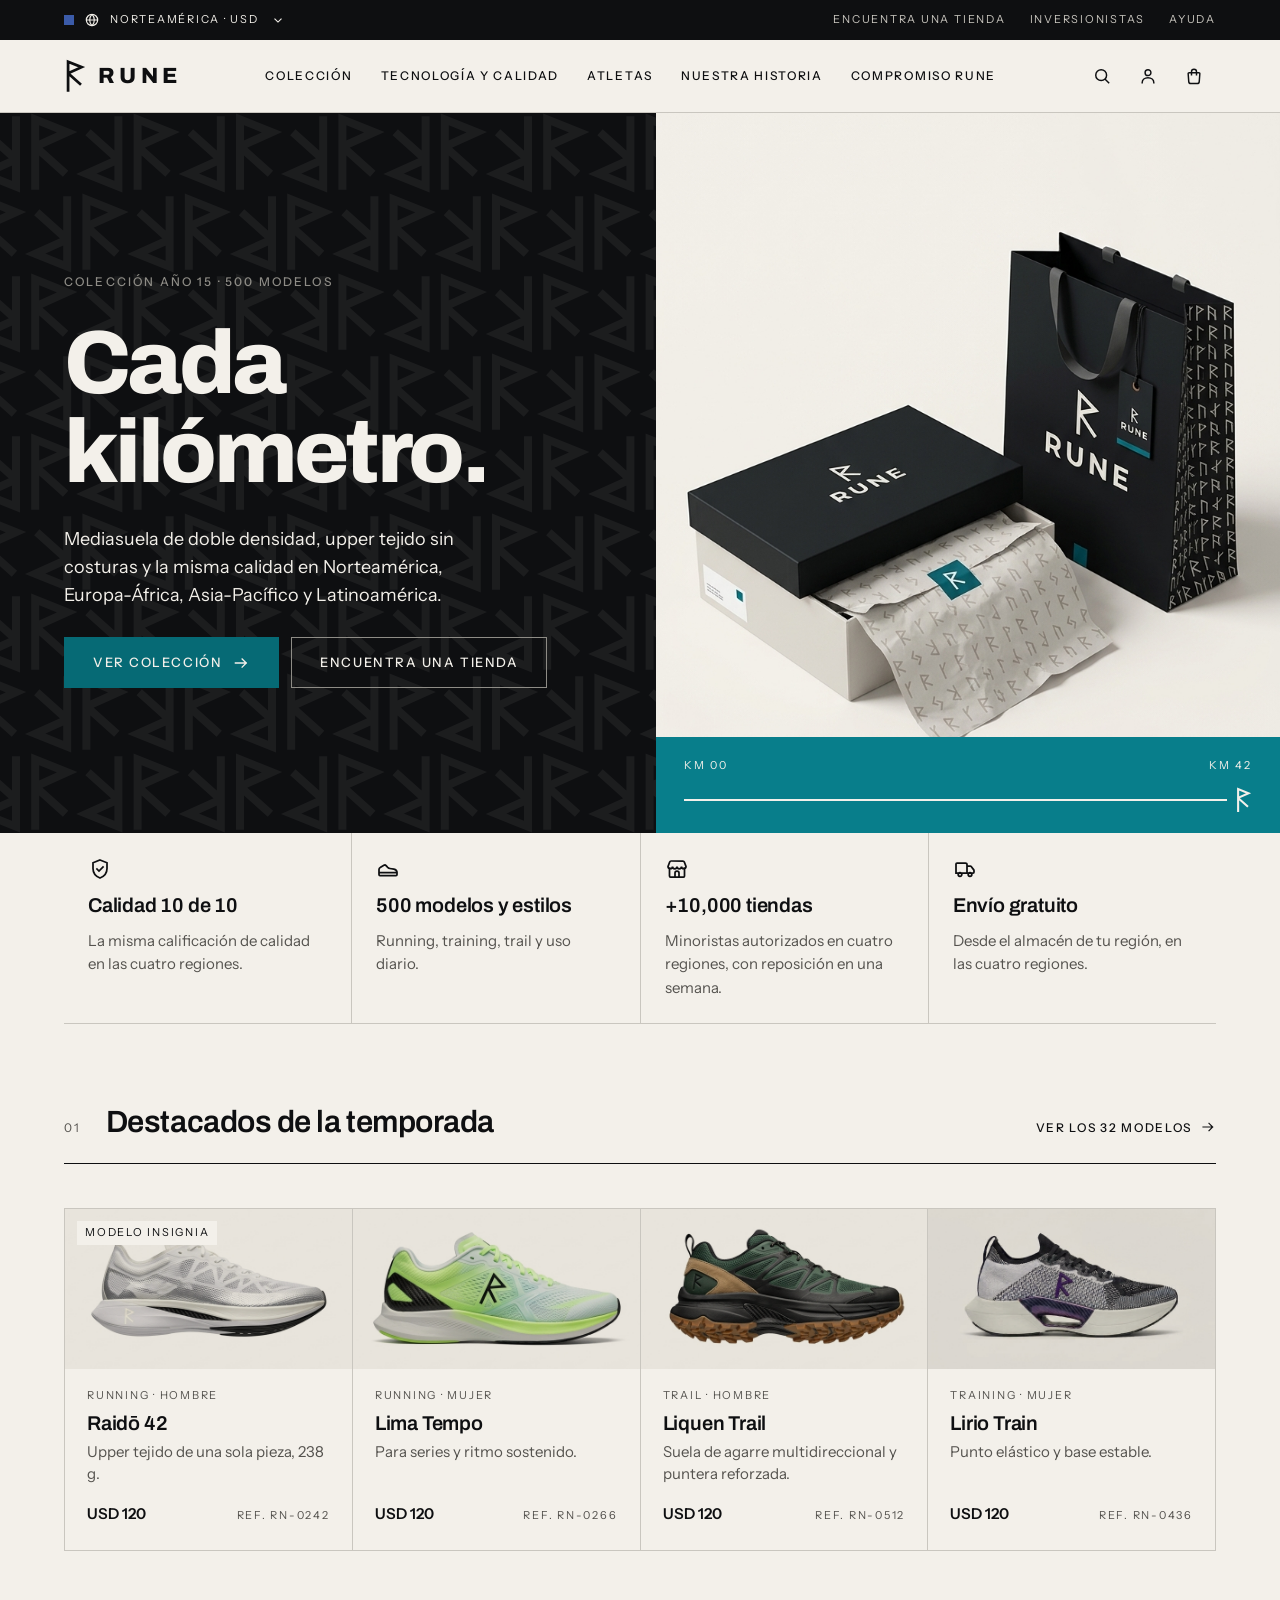
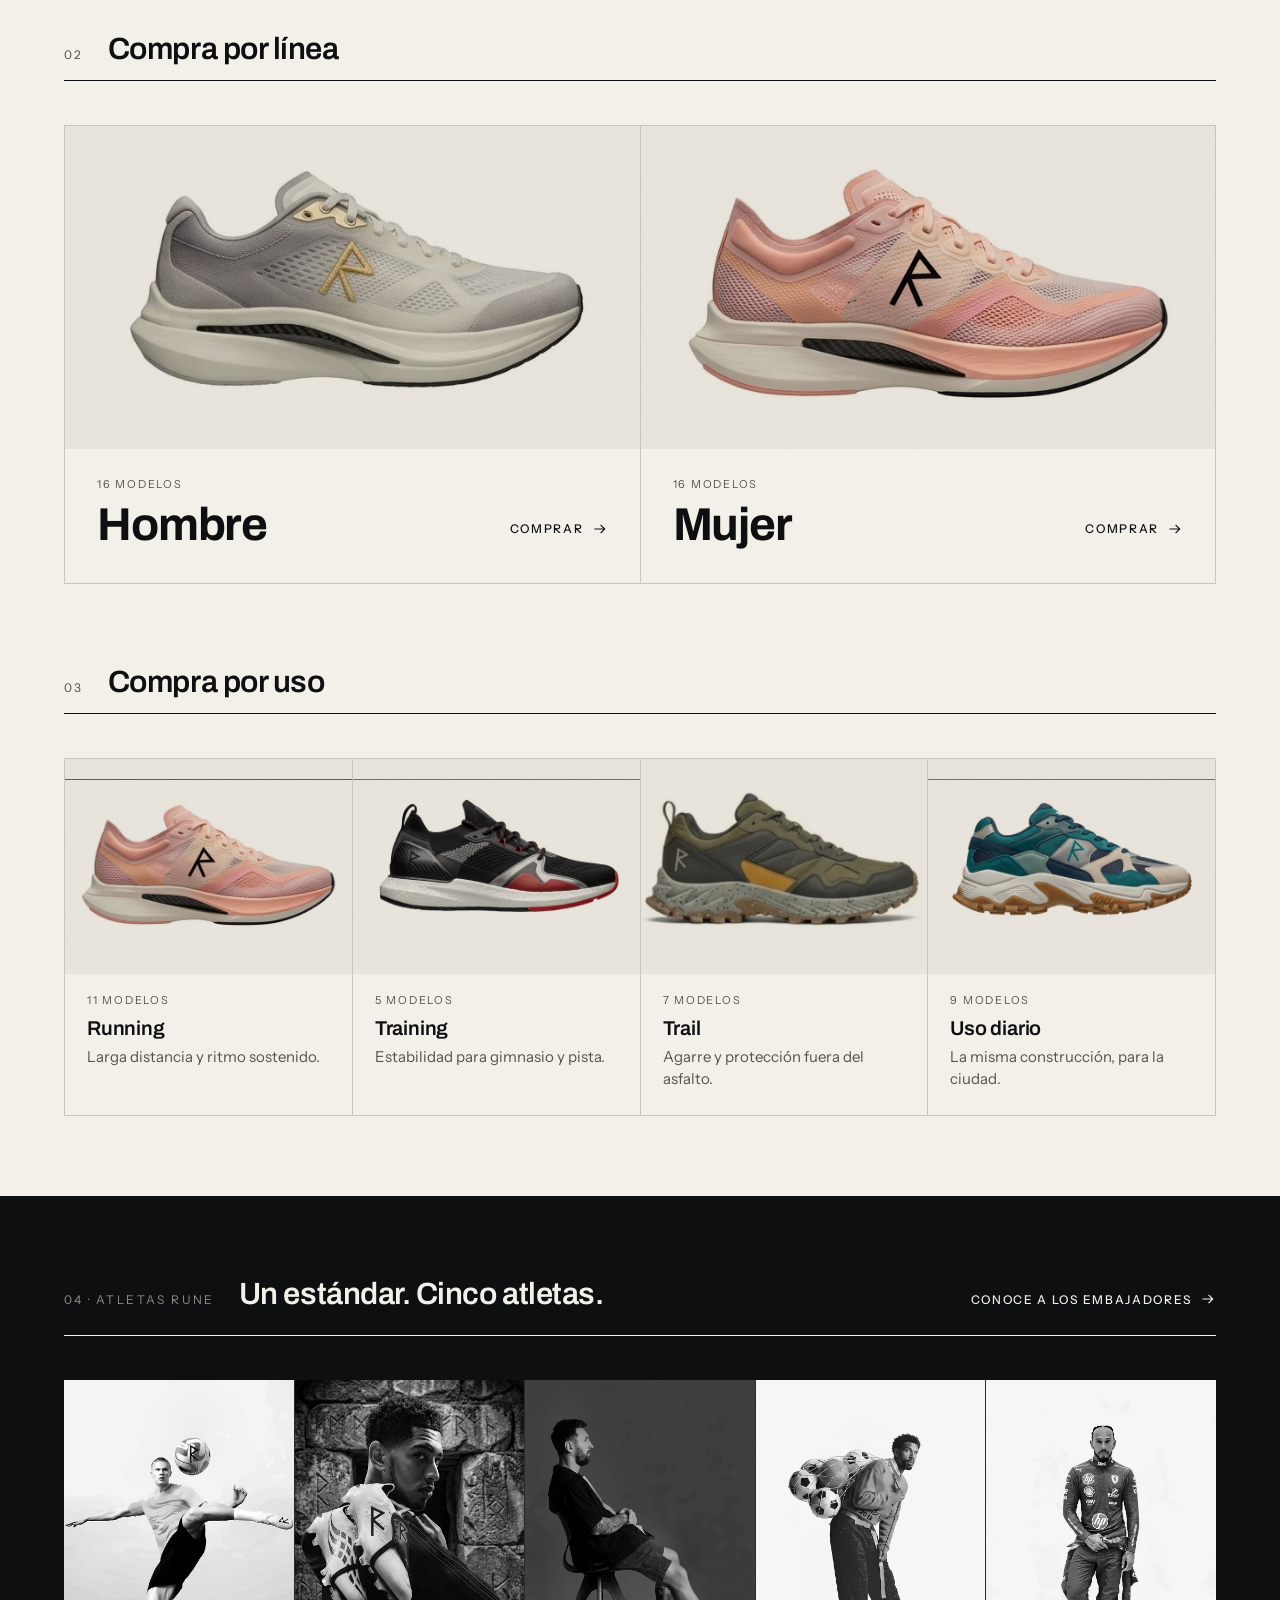
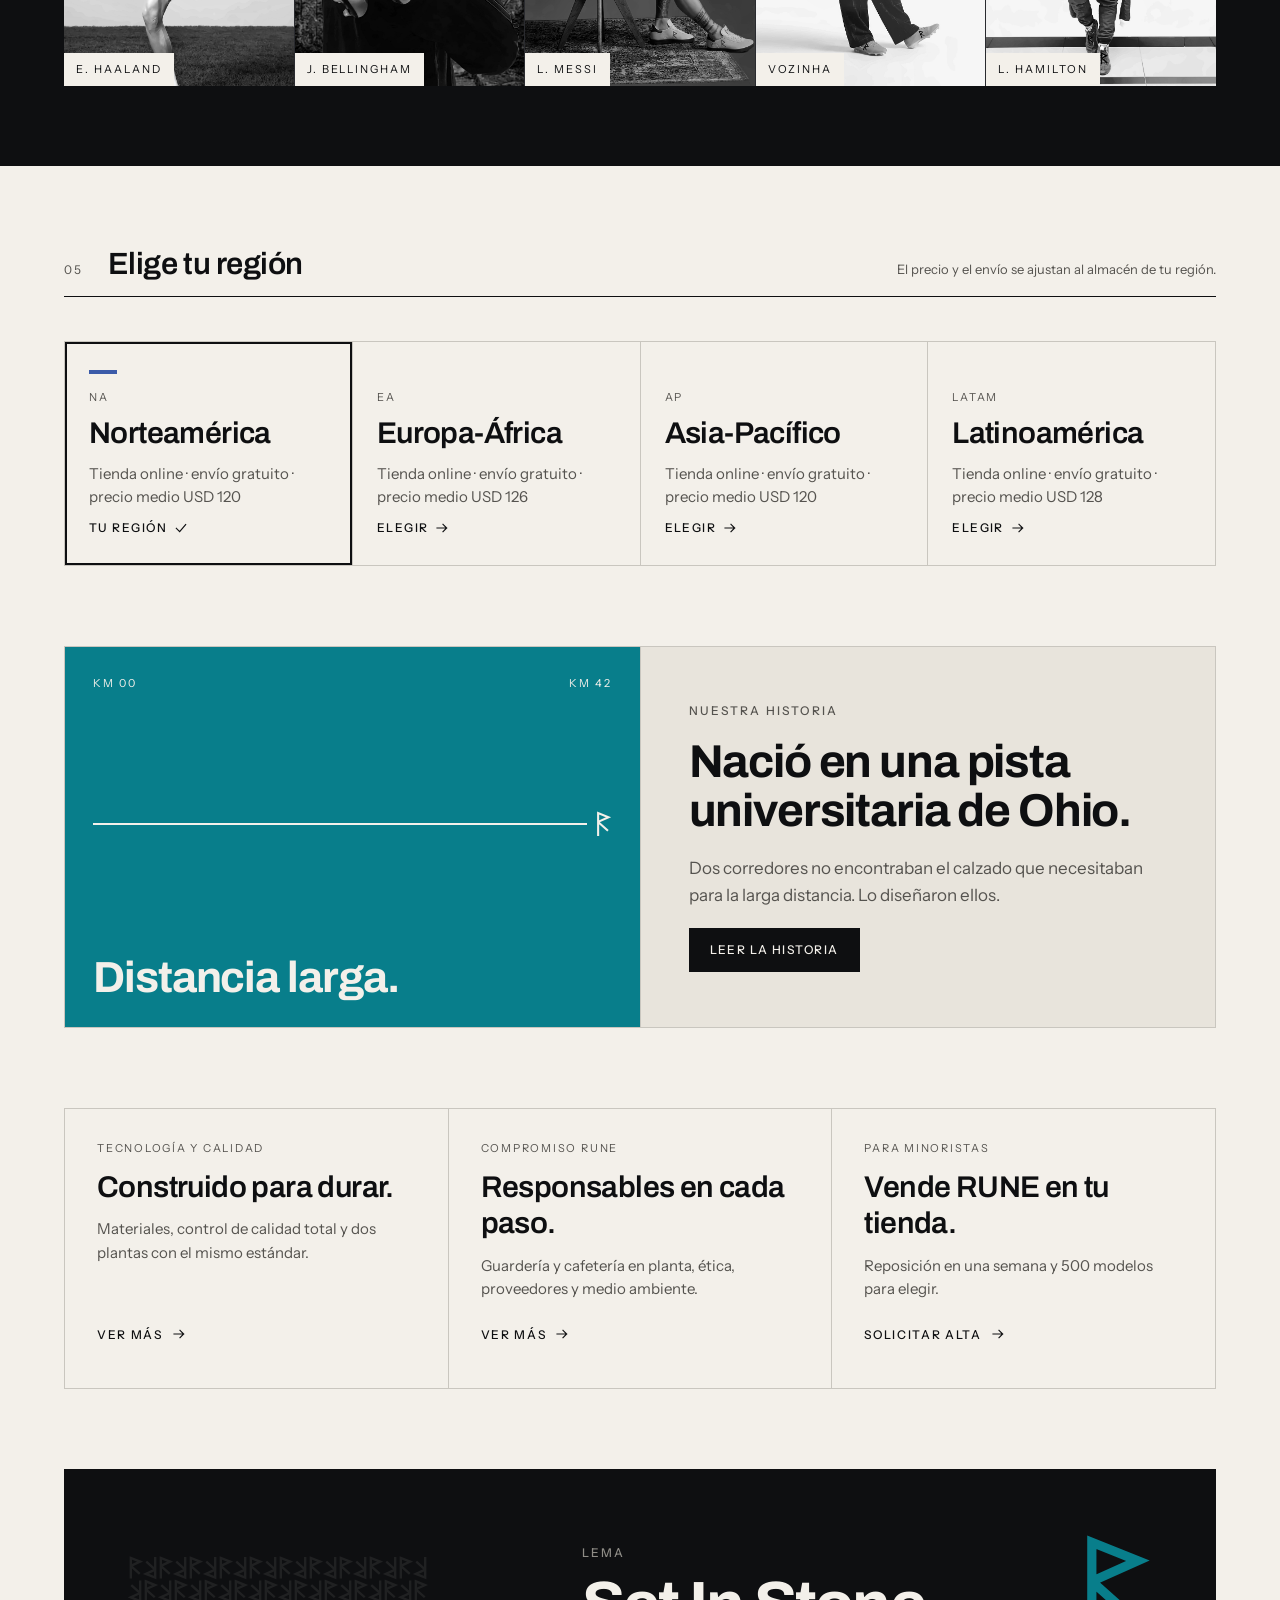
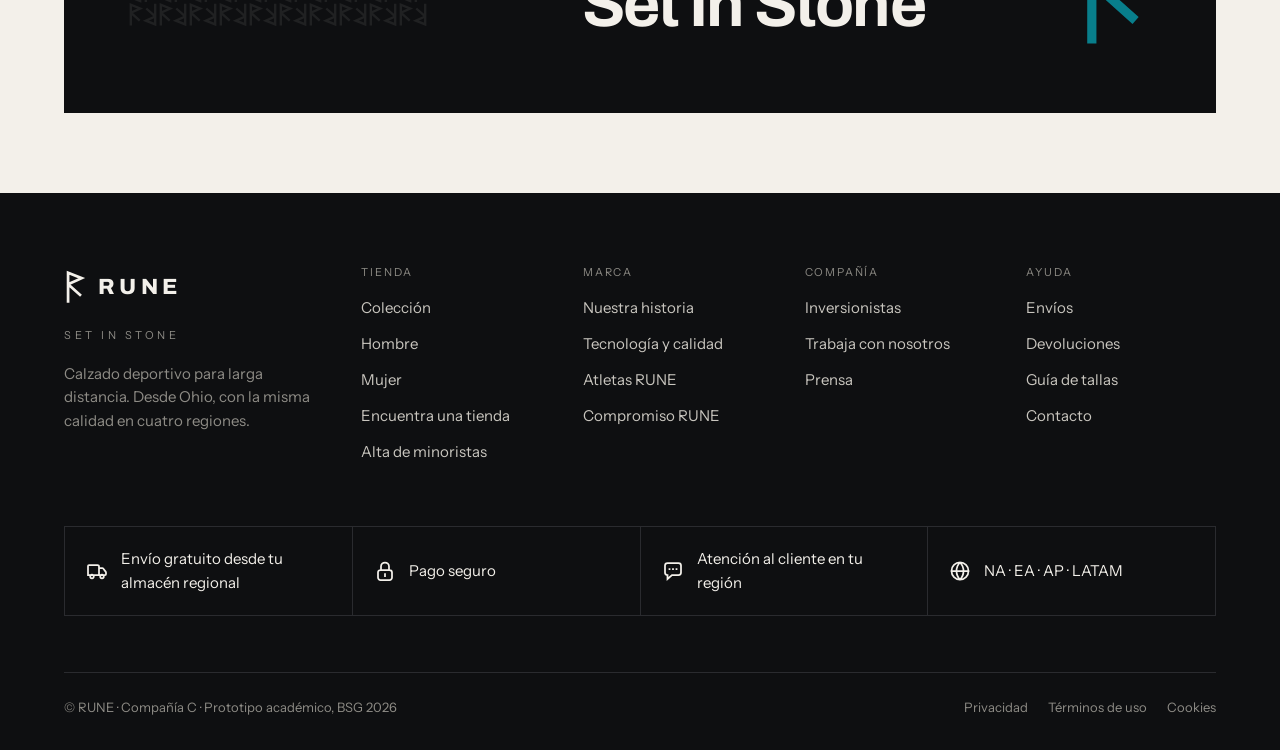
<file: index.html>
<!doctype html>
<html lang="es">
<head>
<meta charset="utf-8">
<meta name="viewport" content="width=device-width, initial-scale=1">
<title>RUNE · Set in Stone</title>
<meta name="description" content="Calzado deportivo de larga distancia con la misma calidad en Norteamérica, Europa-África, Asia-Pacífico y Latinoamérica.">
<link rel="icon" href="img/marca/favicon.svg" type="image/svg+xml">
<link rel="stylesheet" href="css/site.css">
<style>
.uses .stage { aspect-ratio: 4 / 3; }
.uses .stage img { object-fit: contain; transform: scale(1.1); }
.uses .pcard:hover .stage img { transform: scale(1.16); }
.gender { display: grid; grid-template-columns: repeat(auto-fit, minmax(min(100%, 420px), 1fr)); gap: 1px; background: var(--rune-ceniza); border: 1px solid var(--rune-ceniza); }
.gender a { background: var(--bg-page); text-decoration: none; display: grid; grid-template-rows: auto 1fr; }
.gender .stage { aspect-ratio: 16 / 9; }
.gender .stage img { object-fit: contain; transform: scale(1.04); }
.gender a:hover .stage img { transform: scale(1.09); }
.gender .txt { padding: 28px 32px 32px; display: flex; justify-content: space-between; align-items: flex-end; gap: 16px; }
.gender a:hover { box-shadow: inset 0 0 0 1px var(--border-strong); }
.ath-strip { display: grid; grid-template-columns: repeat(5, minmax(0, 1fr)); gap: 1px; background: var(--rune-grafito); }
.ath-strip a { display: block; text-decoration: none; }
.ath-strip .photo { aspect-ratio: 3 / 4; }
@media (max-width: 900px) { .ath-strip { grid-template-columns: repeat(2, minmax(0, 1fr)); } .ath-strip a:last-child { grid-column: 1 / -1; } .ath-strip a:last-child .photo { aspect-ratio: 16 / 9; } }
.region-cell { min-height: 200px; padding: 28px 24px; display: flex; flex-direction: column; gap: 10px; text-decoration: none; background: var(--bg-page); color: inherit; cursor: pointer; border: 0; text-align: left; font: inherit; }
.region-cell .sw { width: 28px; height: 4px; background: var(--acc); margin-bottom: 6px; visibility: hidden; }
.region-cell[aria-pressed="true"] .sw { visibility: visible; }
.region-cell:hover { box-shadow: inset 0 0 0 1px var(--border-strong); }
.region-cell[aria-pressed="true"] { box-shadow: inset 0 0 0 2px var(--rune-basalto); }
.region-cell .go { margin-top: auto; display: inline-flex; align-items: center; gap: 6px; font-size: 12px; letter-spacing: .12em; text-transform: uppercase; font-weight: 500; }
</style>
</head>
<body>
<div data-site-header data-active="inicio"></div>

<main id="contenido">
  <!-- Héroe -->
  <section class="hero">
    <div data-pattern data-cols="28" data-rows="9"></div>
    <div class="hero-grid">
      <div class="hero-copy">
        <span class="lbl muted-inv">Colección Año 15 · 500 modelos</span>
        <h1 class="display">Cada kilómetro.</h1>
        <p class="lead measure" style="max-width:38ch">Mediasuela de doble densidad, upper tejido sin costuras y la misma calidad en Norteamérica, Europa-África, Asia-Pacífico y Latinoamérica.</p>
        <div class="btns">
          <a class="btn btn--accent" href="coleccion.html">Ver colección <span data-icon="arrow-right" data-size="18" data-class="ico--arrow"></span></a>
          <a class="btn btn--ghost-inv" href="tiendas.html">Encuentra una tienda</a>
        </div>
      </div>
      <div class="hero-media">
        <img src="img/marca/Packaging_Rune.jpg" alt="Caja de zapatillas RUNE con papel de seda estampado con el patrón de runas" width="816" height="1275">
        <div class="route acc-global route--slim">
          <div class="marks"><span>Km 00</span><span>Km 42</span></div>
          <div class="rl"><i></i><span data-symbol></span></div>
        </div>
      </div>
    </div>
  </section>

  <!-- Promesas -->
  <section class="wrap">
    <div class="cells cells--flush g-4">
      <div class="cell cell--sm"><span data-icon="shield-check" data-size="24"></span><span class="h4">Calidad 10 de 10</span><span class="small muted">La misma calificación de calidad en las cuatro regiones.</span></div>
      <div class="cell cell--sm"><span data-icon="shoe" data-size="24"></span><span class="h4">500 modelos y estilos</span><span class="small muted">Running, training, trail y uso diario.</span></div>
      <div class="cell cell--sm"><span data-icon="store" data-size="24"></span><span class="h4">+10,000 tiendas</span><span class="small muted">Minoristas autorizados en cuatro regiones, con reposición en una semana.</span></div>
      <div class="cell cell--sm"><span data-icon="truck" data-size="24"></span><span class="h4">Envío gratuito</span><span class="small muted">Desde el almacén de tu región, en las cuatro regiones.</span></div>
    </div>
  </section>

  <!-- Destacados -->
  <section class="wrap section">
    <div class="sh"><span class="idx">01</span><h2>Destacados de la temporada</h2><a class="link-arrow aside" href="coleccion.html">Ver los 32 modelos <span data-icon="arrow-right" data-size="16"></span></a></div>
    <div class="cells g-4" id="destacados"></div>
  </section>

  <!-- Hombre / Mujer -->
  <section class="wrap section">
    <div class="sh"><span class="idx">02</span><h2>Compra por línea</h2></div>
    <div class="gender">
      <a href="coleccion.html?genero=hombre">
        <div class="stage"><img src="img/zapatillas/Zapatillas_hombre_3_3.png" alt="Ceniza Pace, zapatilla de running de hombre" loading="lazy"></div>
        <div class="txt"><div class="stack gap-8"><span class="lbl-sm muted">16 modelos</span><span class="h2">Hombre</span></div><span class="link-arrow">Comprar <span data-icon="arrow-right" data-size="16"></span></span></div>
      </a>
      <a href="coleccion.html?genero=mujer">
        <div class="stage"><img src="img/zapatillas/Zapatillas_mujer_2_3.jpg" alt="Coral Pace, zapatilla de running de mujer" loading="lazy"></div>
        <div class="txt"><div class="stack gap-8"><span class="lbl-sm muted">16 modelos</span><span class="h2">Mujer</span></div><span class="link-arrow">Comprar <span data-icon="arrow-right" data-size="16"></span></span></div>
      </a>
    </div>
  </section>

  <!-- Por uso -->
  <section class="wrap section uses">
    <div class="sh"><span class="idx">03</span><h2>Compra por uso</h2></div>
    <div class="cells g-4" id="usos"></div>
  </section>

  <!-- Atletas -->
  <section class="section">
    <div class="band-dark on-dark">
      <div class="wrap" style="padding-top:80px;padding-bottom:80px">
        <div class="sh"><span class="idx">04 · Atletas RUNE</span><h2>Un estándar. Cinco atletas.</h2><a class="link-arrow aside" href="atletas.html" style="color:var(--rune-hueso)">Conoce a los embajadores <span data-icon="arrow-right" data-size="16"></span></a></div>
        <div class="ath-strip" id="atletas"></div>
      </div>
    </div>
  </section>

  <!-- Regiones -->
  <section id="regiones" class="wrap section">
    <div class="sh"><span class="idx">05</span><h2>Elige tu región</h2><span class="aside caption">El precio y el envío se ajustan al almacén de tu región.</span></div>
    <div class="cells g-4" id="region-cells"></div>
  </section>

  <!-- Historia -->
  <section class="wrap section">
    <div class="cells g-2">
      <div class="route acc-global" style="min-height:380px">
        <div class="marks"><span>Km 00</span><span>Km 42</span></div>
        <div class="rl"><i></i><span data-symbol></span></div>
        <p class="hl">Distancia larga.</p>
      </div>
      <div class="cell cell--muted" style="padding:48px;justify-content:center;gap:18px">
        <span class="lbl muted">Nuestra historia</span>
        <h2 class="h2">Nació en una pista universitaria de Ohio.</h2>
        <p class="muted">Dos corredores no encontraban el calzado que necesitaban para la larga distancia. Lo diseñaron ellos.</p>
        <a class="btn btn--primary btn--sm" href="historia.html" style="align-self:flex-start">Leer la historia</a>
      </div>
    </div>
  </section>

  <!-- Marca -->
  <section class="wrap section">
    <div class="cells g-3">
      <a class="cell" href="calidad.html"><span class="lbl-sm muted">Tecnología y calidad</span><span class="h3">Construido para durar.</span><span class="small muted">Materiales, control de calidad total y dos plantas con el mismo estándar.</span><span class="link-arrow" style="margin-top:auto">Ver más <span data-icon="arrow-right" data-size="16"></span></span></a>
      <a class="cell" href="compromiso.html"><span class="lbl-sm muted">Compromiso RUNE</span><span class="h3">Responsables en cada paso.</span><span class="small muted">Guardería y cafetería en planta, ética, proveedores y medio ambiente.</span><span class="link-arrow" style="margin-top:auto">Ver más <span data-icon="arrow-right" data-size="16"></span></span></a>
      <a class="cell" href="tiendas.html#mayorista"><span class="lbl-sm muted">Para minoristas</span><span class="h3">Vende RUNE en tu tienda.</span><span class="small muted">Reposición en una semana y 500 modelos para elegir.</span><span class="link-arrow" style="margin-top:auto">Solicitar alta <span data-icon="arrow-right" data-size="16"></span></span></a>
    </div>
  </section>

  <section class="wrap section section--last">
    <div class="tagline acc-global">
      <div data-pattern data-cols="20" data-rows="3" style="opacity:.08"></div>
      <div class="stack gap-12"><span class="lbl muted-inv">Lema</span><span class="t">Set In Stone</span></div>
      <span data-symbol></span>
    </div>
  </section>
</main>

<div data-site-footer></div>

<script src="js/data.js"></script>
<script src="js/site.js"></script>
<script>
(function () {
  var R = window.RUNE, D = R.data;
  var feat = ['rn-0242', 'rn-0266', 'rn-0512', 'rn-0436'];
  document.getElementById('destacados').innerHTML = feat.map(function (id, i) {
    return R.productCard(R.byId(id), { badge: i === 0 ? 'Modelo insignia' : '' });
  }).join('');

  var useImg = { 'Running': 'rn-0270', 'Training': 'rn-0405', 'Trail': 'rn-0540', 'Uso diario': 'rn-0601' };
  document.getElementById('usos').innerHTML = D.uses.map(function (u) {
    var p = R.byId(useImg[u.key]);
    var n = D.products.filter(function (x) { return x.use === u.key; }).length;
    return '<a class="pcard" href="coleccion.html?uso=' + encodeURIComponent(u.key) + '"><div class="stage"><img src="' + p.img + '" alt="" loading="lazy"></div>' +
      '<div class="body"><span class="meta">' + n + ' modelos</span><span class="name">' + u.key + '</span><span class="spec">' + u.desc + '</span></div></a>';
  }).join('');

  document.getElementById('atletas').innerHTML = D.athletes.map(function (a) {
    return '<a class="photo-link" href="atletas.html#' + a.id + '"><div class="photo"><img class="bw" src="' + a.img + '" alt="' + R.esc(a.name) + '" style="object-position:' + a.pos + '" loading="lazy"><span class="name">' + R.esc(a.short) + '</span></div></a>';
  }).join('');

  var rc = document.getElementById('region-cells');
  function drawRegions() {
    var cur = R.region().key;
    rc.innerHTML = D.regions.map(function (r) {
      return '<button type="button" class="region-cell" data-key="' + r.key + '" aria-pressed="' + (r.key === cur) + '">' +
        '<span class="sw" aria-hidden="true"></span><span class="lbl-sm muted">' + r.code + '</span>' +
        '<span class="h3">' + r.name + '</span><span class="small muted">Tienda online · envío gratuito · precio medio USD ' + r.price + '</span>' +
        '<span class="go">' + (r.key === cur ? 'Tu región ' + R.icon('check', 16) : 'Elegir ' + R.icon('arrow-right', 16)) + '</span></button>';
    }).join('');
  }
  rc.addEventListener('click', function (e) { var b = e.target.closest('[data-key]'); if (b) R.setRegion(b.getAttribute('data-key')); });
  document.addEventListener('rune:region', drawRegions);
  drawRegions();
})();
</script>
</body>
</html>
</file>
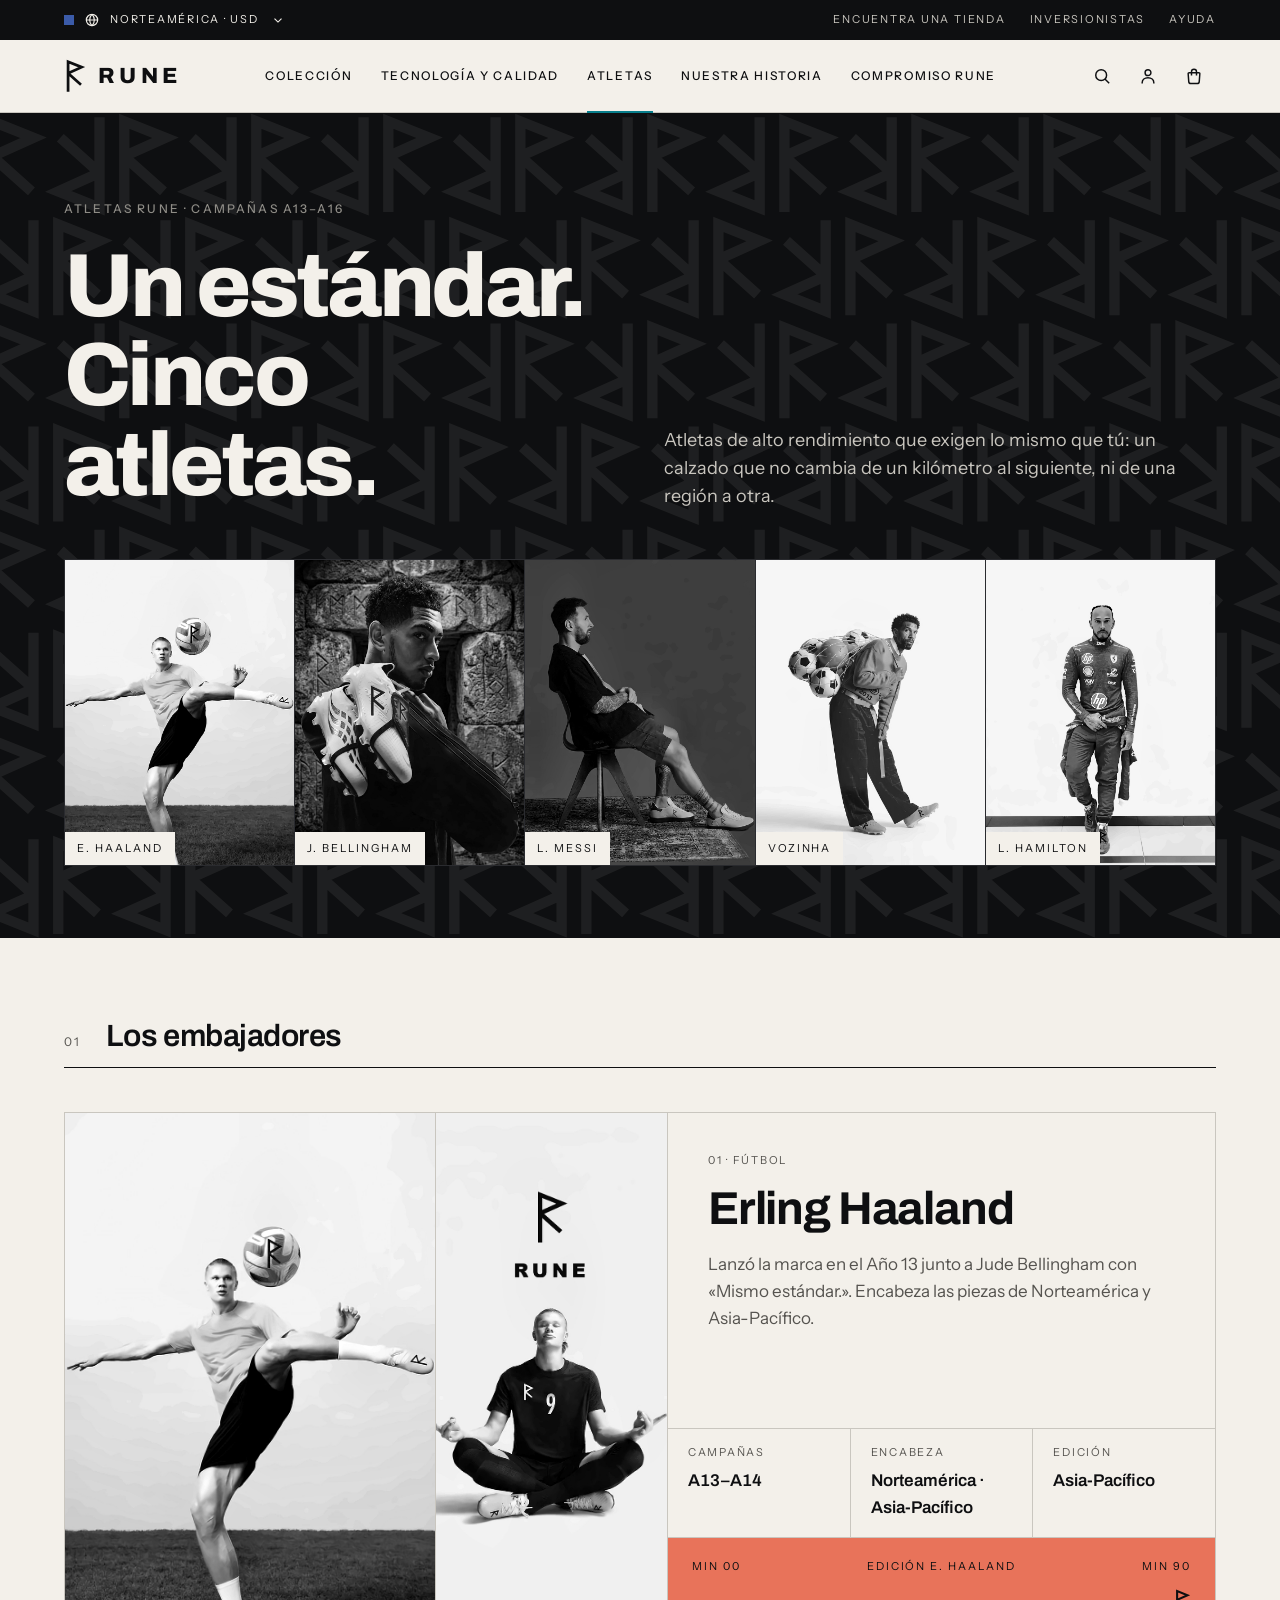
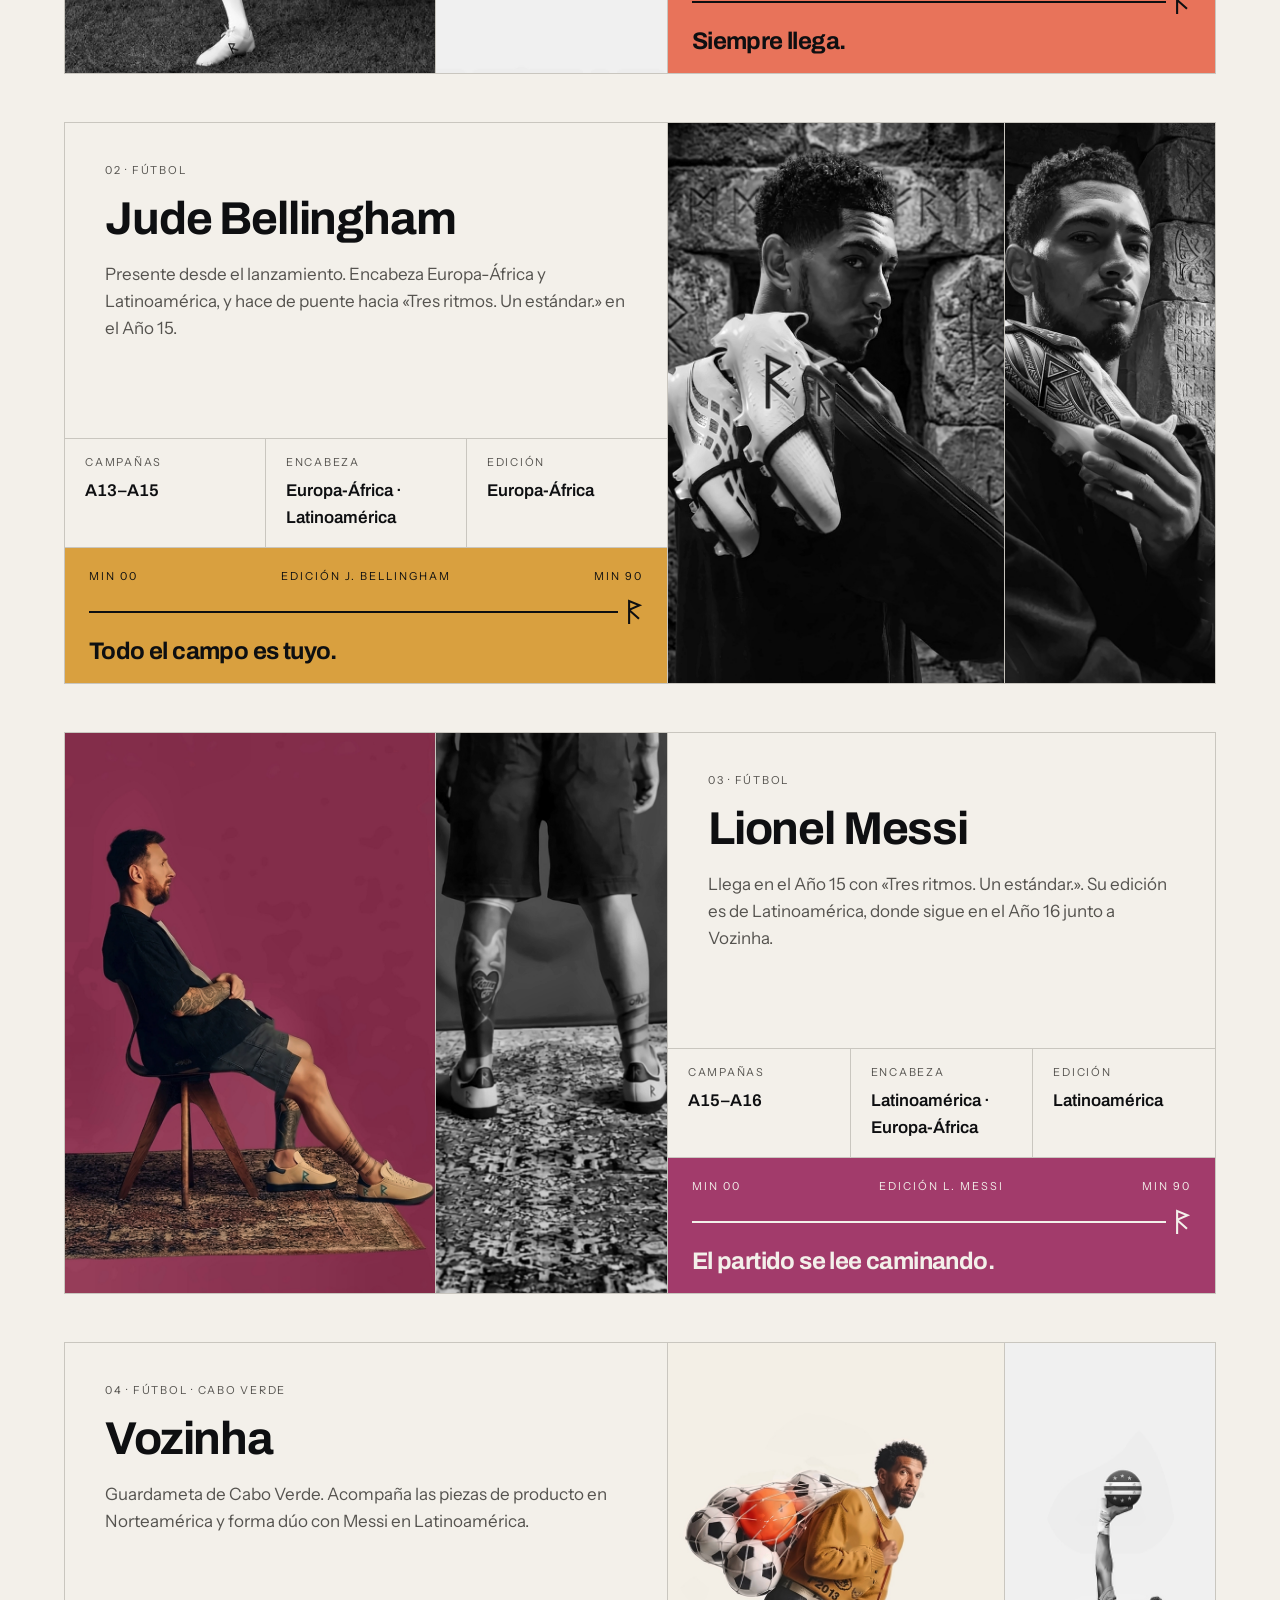
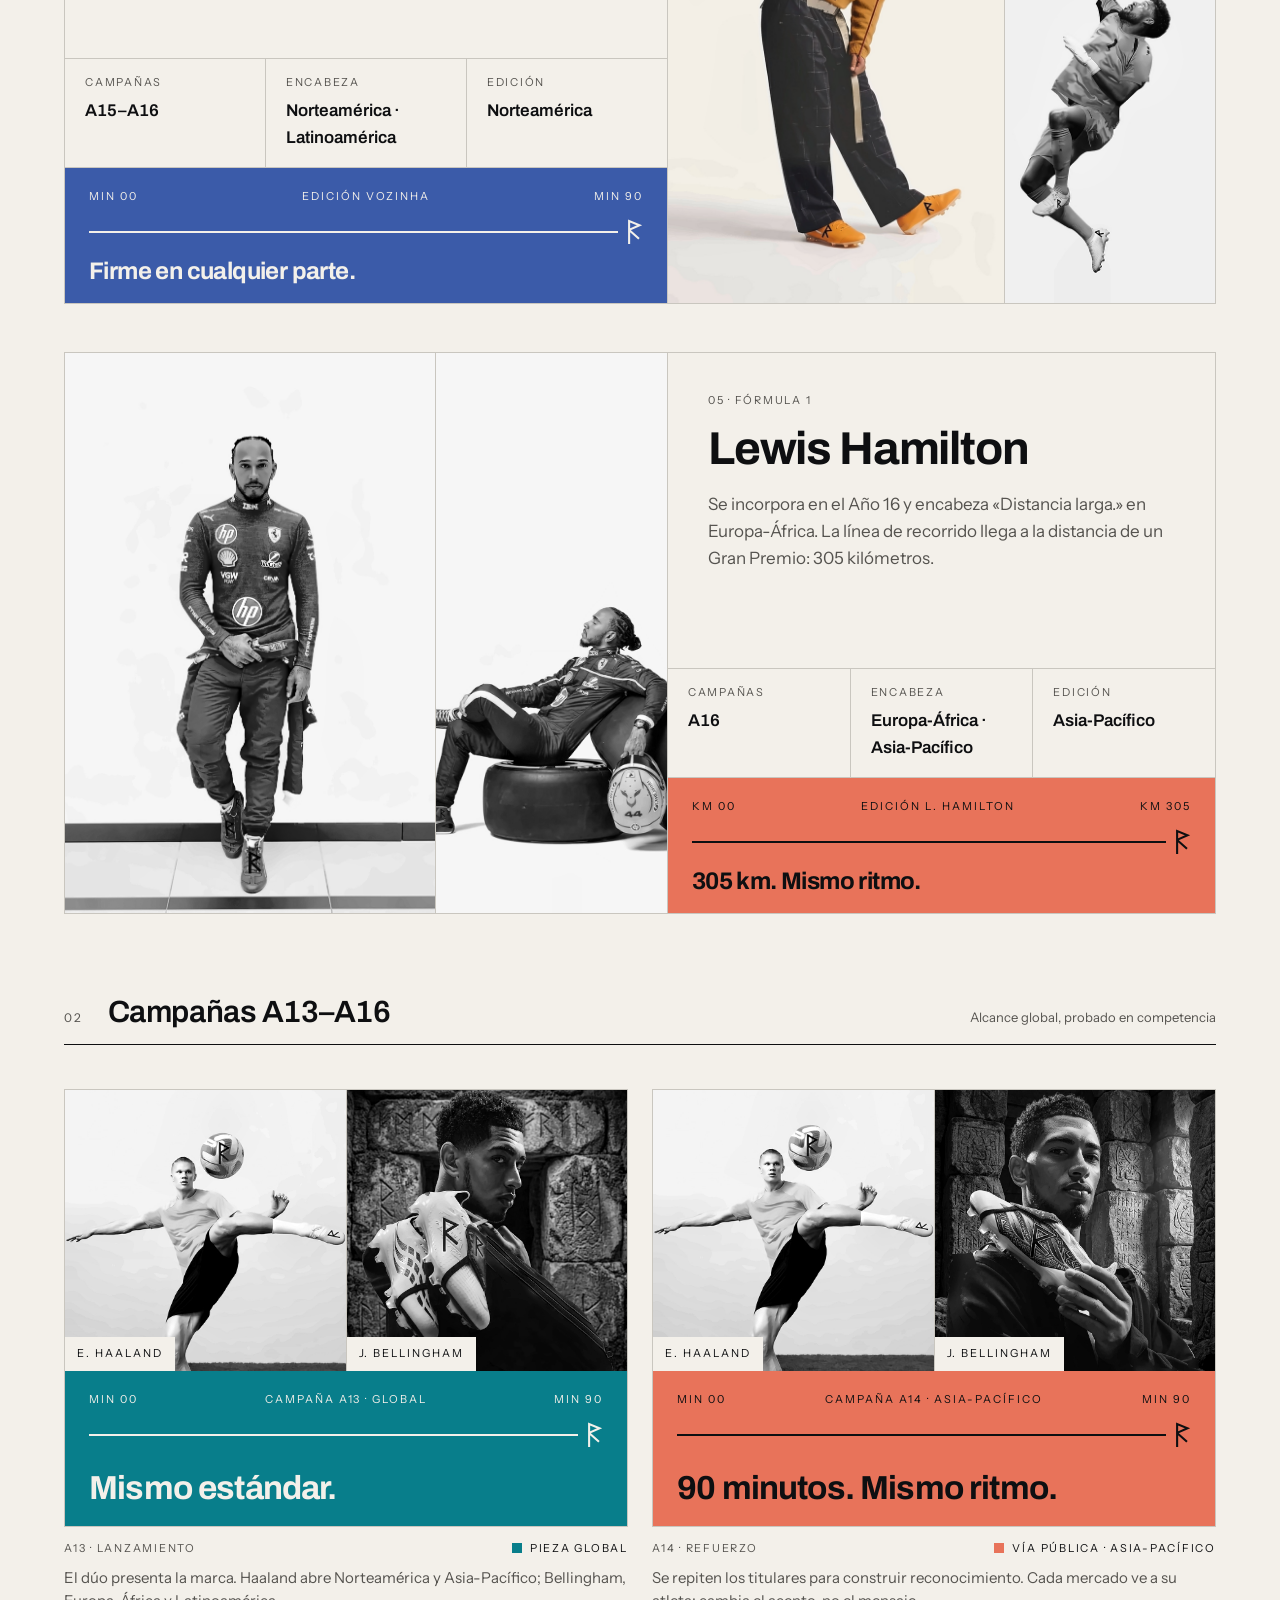
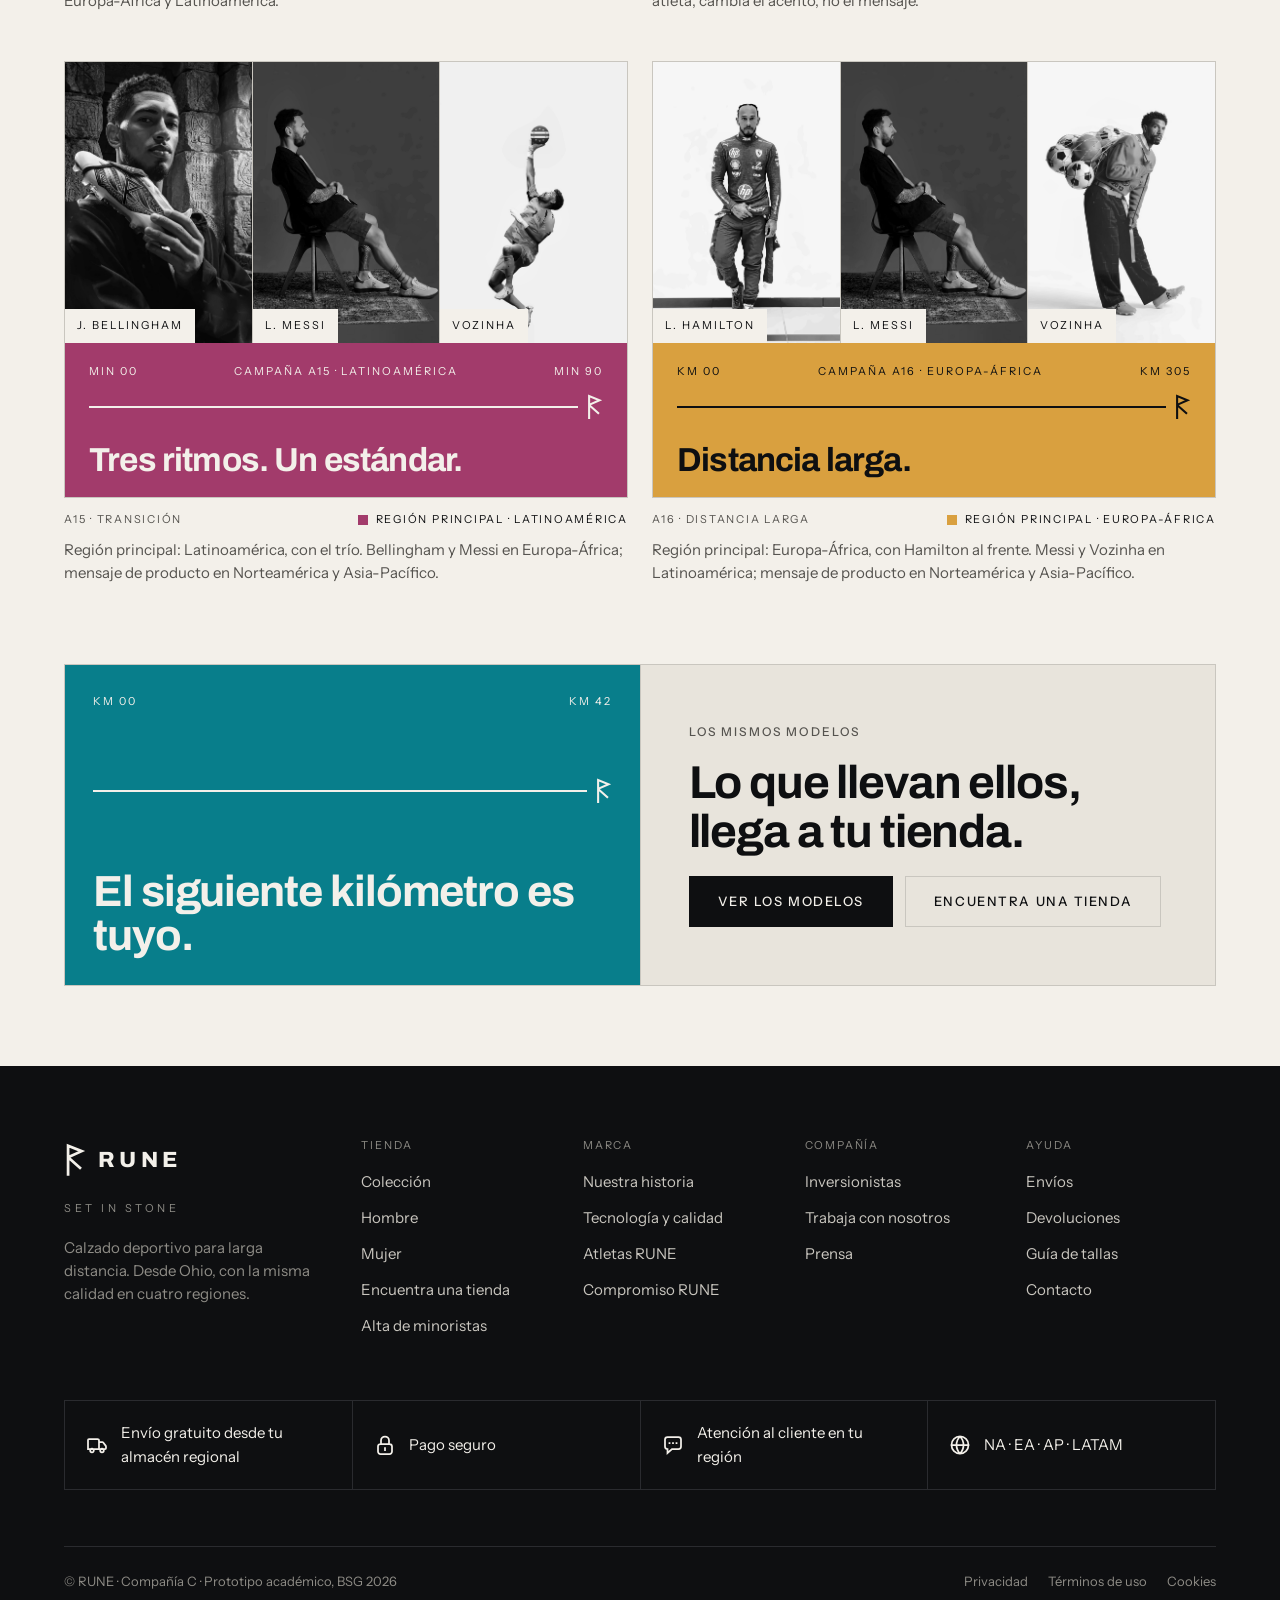
<file: atletas.html>
<!doctype html>
<html lang="es">
<head>
<meta charset="utf-8">
<meta name="viewport" content="width=device-width, initial-scale=1">
<title>Atletas RUNE</title>
<link rel="icon" href="img/marca/favicon.svg" type="image/svg+xml">
<link rel="stylesheet" href="css/site.css">
<style>
.kv { display: grid; grid-template-columns: repeat(5, minmax(0, 1fr)); gap: 1px; background: var(--rune-grafito); border: 1px solid var(--rune-grafito); }
.kv a { display: block; text-decoration: none; }
.kv .photo { aspect-ratio: 3 / 4; }
@media (max-width: 900px) { .kv { grid-template-columns: repeat(2, minmax(0, 1fr)); } .kv a:last-child { grid-column: 1 / -1; } .kv a:last-child .photo { aspect-ratio: 16 / 9; } }

.ath { display: grid; grid-template-columns: minmax(0, 1.1fr) minmax(0, 1fr); gap: 1px; background: var(--rune-ceniza); border: 1px solid var(--rune-ceniza); scroll-margin-top: 140px; }
.ath + .ath { margin-top: 48px; }
.ath:nth-child(even) .ath-media { order: 2; }
.ath-media { display: grid; grid-template-columns: 1.6fr 1fr; gap: 1px; background: var(--rune-ceniza); min-height: 560px; }
.ath-media .photo { height: 100%; }
.ath-media .photo img { position: absolute; inset: 0; }
.ath-info { background: var(--bg-page); display: flex; flex-direction: column; }
.ath-info .txt { padding: 40px; display: flex; flex-direction: column; gap: 16px; flex: 1; }
.ath-info .facts { display: grid; grid-template-columns: repeat(3, minmax(0, 1fr)); gap: 1px; background: var(--rune-ceniza); border-top: 1px solid var(--rune-ceniza); border-bottom: 1px solid var(--rune-ceniza); }
.ath-info .facts > div { background: var(--bg-page); padding: 16px 20px; display: flex; flex-direction: column; gap: 6px; }
.ath-info .facts .v { font-family: var(--font-display); font-weight: 600; font-size: 17px; }
.ath-info .route { min-height: 0; }
@media (max-width: 1000px) {
  .ath { grid-template-columns: 1fr; }
  .ath:nth-child(even) .ath-media { order: 0; }
  .ath-media { min-height: 0; grid-template-columns: 1.6fr 1fr; aspect-ratio: 4 / 3; }
}
@media (max-width: 560px) { .ath-info .facts { grid-template-columns: 1fr; } .ath-info .txt { padding: 28px 20px; } }

.camps { display: grid; grid-template-columns: repeat(2, minmax(0, 1fr)); gap: 48px 24px; }
@media (max-width: 1000px) { .camps { grid-template-columns: 1fr; } }
.camp { display: flex; flex-direction: column; }
.camp .piece { border: 1px solid var(--rune-ceniza); display: flex; flex-direction: column; }
.camp .cast { display: grid; gap: 1px; background: var(--rune-ceniza); aspect-ratio: 16 / 8; }
.camp .cast.n2 { grid-template-columns: 1fr 1fr; }
.camp .cast.n3 { grid-template-columns: 1fr 1fr 1fr; }
.camp .cast .photo { height: 100%; }
.camp .cast .photo img { position: absolute; inset: 0; }
.camp .route { min-height: 0; padding: 20px 24px; gap: 14px; }
.camp .route .hl { font-size: clamp(26px, 2.6vw, 36px); }
.camp .cap { display: flex; justify-content: space-between; gap: 12px; flex-wrap: wrap; padding-top: 14px; }
.camp .cap .sw { display: inline-flex; align-items: center; gap: 8px; }
.camp .cap .sw i { width: 10px; height: 10px; background: var(--acc); display: inline-block; }
.camp p { margin-top: 10px; max-width: 60ch; }
</style>
</head>
<body>
<div data-site-header data-active="atletas"></div>

<main id="contenido">
  <section class="band-dark on-dark">
    <div data-pattern data-cols="28" data-rows="8"></div>
    <div class="wrap" style="position:relative;padding-top:88px;padding-bottom:72px;display:flex;flex-direction:column;gap:48px">
      <div class="split" style="align-items:end">
        <div class="stack gap-24">
          <span class="lbl muted-inv">Atletas RUNE · Campañas A13–A16</span>
          <h1 class="display">Un estándar. Cinco atletas.</h1>
        </div>
        <p class="lead" style="max-width:46ch;color:var(--rune-ceniza)">Atletas de alto rendimiento que exigen lo mismo que tú: un calzado que no cambia de un kilómetro al siguiente, ni de una región a otra.</p>
      </div>
      <div class="kv" id="kv"></div>
    </div>
  </section>

  <section class="wrap section" id="embajadores"></section>

  <section class="wrap section" id="campanas">
    <div class="sh"><span class="idx">02</span><h2>Campañas A13–A16</h2><span class="aside caption">Alcance global, probado en competencia</span></div>
    <div class="camps" id="camps"></div>
  </section>

  <section class="wrap section section--last">
    <div class="cells g-2">
      <div class="route acc-global" style="min-height:320px">
        <div class="marks"><span>Km 00</span><span>Km 42</span></div>
        <div class="rl"><i></i><span data-symbol></span></div>
        <p class="hl">El siguiente kilómetro es tuyo.</p>
      </div>
      <div class="cell cell--muted" style="padding:48px;justify-content:center;gap:18px">
        <span class="lbl muted">Los mismos modelos</span>
        <h2 class="h2">Lo que llevan ellos, llega a tu tienda.</h2>
        <div class="btns"><a class="btn btn--primary" href="coleccion.html">Ver los modelos</a><a class="btn btn--secondary" href="tiendas.html">Encuentra una tienda</a></div>
      </div>
    </div>
  </section>
</main>

<div data-site-footer></div>

<script src="js/data.js"></script>
<script src="js/site.js"></script>
<script>
(function () {
  var R = window.RUNE, D = R.data, e = R.esc;

  document.getElementById('kv').innerHTML = D.athletes.map(function (a) {
    return '<a class="photo-link" href="#' + a.id + '"><div class="photo"><img class="bw" src="' + a.img + '" alt="' + e(a.name) + '" style="object-position:' + a.pos + '"><span class="name">' + e(a.short) + '</span></div></a>';
  }).join('');

  document.getElementById('embajadores').innerHTML =
    '<div class="sh"><span class="idx">01</span><h2>Los embajadores</h2></div><div>' +
    D.athletes.map(function (a, i) {
      return '<article class="ath acc-' + a.region + '" id="' + a.id + '" aria-labelledby="n-' + a.id + '">' +
        '<div class="ath-media">' +
          '<div class="photo"><img' + (a.bw ? ' class="bw"' : '') + ' src="' + a.img + '" alt="' + e(a.name) + ' con calzado RUNE" style="object-position:' + a.pos + '" loading="lazy"></div>' +
          '<div class="photo"><img class="bw" src="' + a.img2 + '" alt="" style="object-position:' + a.pos2 + '" loading="lazy"></div>' +
        '</div>' +
        '<div class="ath-info">' +
          '<div class="txt"><span class="lbl-sm muted">' + String(i + 1).padStart(2, '0') + ' · ' + e(a.sport) + '</span>' +
          '<h3 class="h2" id="n-' + a.id + '">' + e(a.name) + '</h3>' +
          '<p class="muted">' + e(a.text) + '</p></div>' +
          '<div class="facts"><div><span class="lbl-sm muted">Campañas</span><span class="v">' + a.years + '</span></div>' +
          '<div><span class="lbl-sm muted">Encabeza</span><span class="v">' + a.leads + '</span></div>' +
          '<div><span class="lbl-sm muted">Edición</span><span class="v">' + a.regionName + '</span></div></div>' +
          '<div class="route route--slim"><div class="marks"><span>' + a.from + '</span><span>Edición ' + e(a.short) + '</span><span>' + a.to + '</span></div>' +
          '<div class="rl"><i></i>' + R.symbol() + '</div><p class="hl">' + e(a.headline) + '</p></div>' +
        '</div></article>';
    }).join('') + '</div>';

  var names = {}; D.athletes.forEach(function (a) { names[a.id] = a.short; });
  document.getElementById('camps').innerHTML = D.campaigns.map(function (c) {
    return '<article class="camp acc-' + c.region + '"><div class="piece">' +
      '<div class="cast n' + c.cast.length + '">' + c.cast.map(function (x, i) {
        return '<div class="photo"><img class="bw" src="' + c.photos[i] + '" alt="' + e(names[x[0]]) + '" style="object-position:' + x[1] + '" loading="lazy"><span class="name">' + e(names[x[0]]) + '</span></div>';
      }).join('') + '</div>' +
      '<div class="route"><div class="marks"><span>' + c.from + '</span><span>Campaña ' + c.year + ' · ' + c.regionName + '</span><span>' + c.to + '</span></div>' +
      '<div class="rl"><i></i>' + R.symbol() + '</div><p class="hl">' + e(c.headline) + '</p></div></div>' +
      '<div class="cap"><span class="lbl-sm muted">' + c.year + ' · ' + e(c.stage) + '</span><span class="lbl-sm sw"><i aria-hidden="true"></i>' + e(c.tag) + '</span></div>' +
      '<p class="small muted">' + e(c.note) + '</p></article>';
  }).join('');
})();
</script>
</body>
</html>
</file>
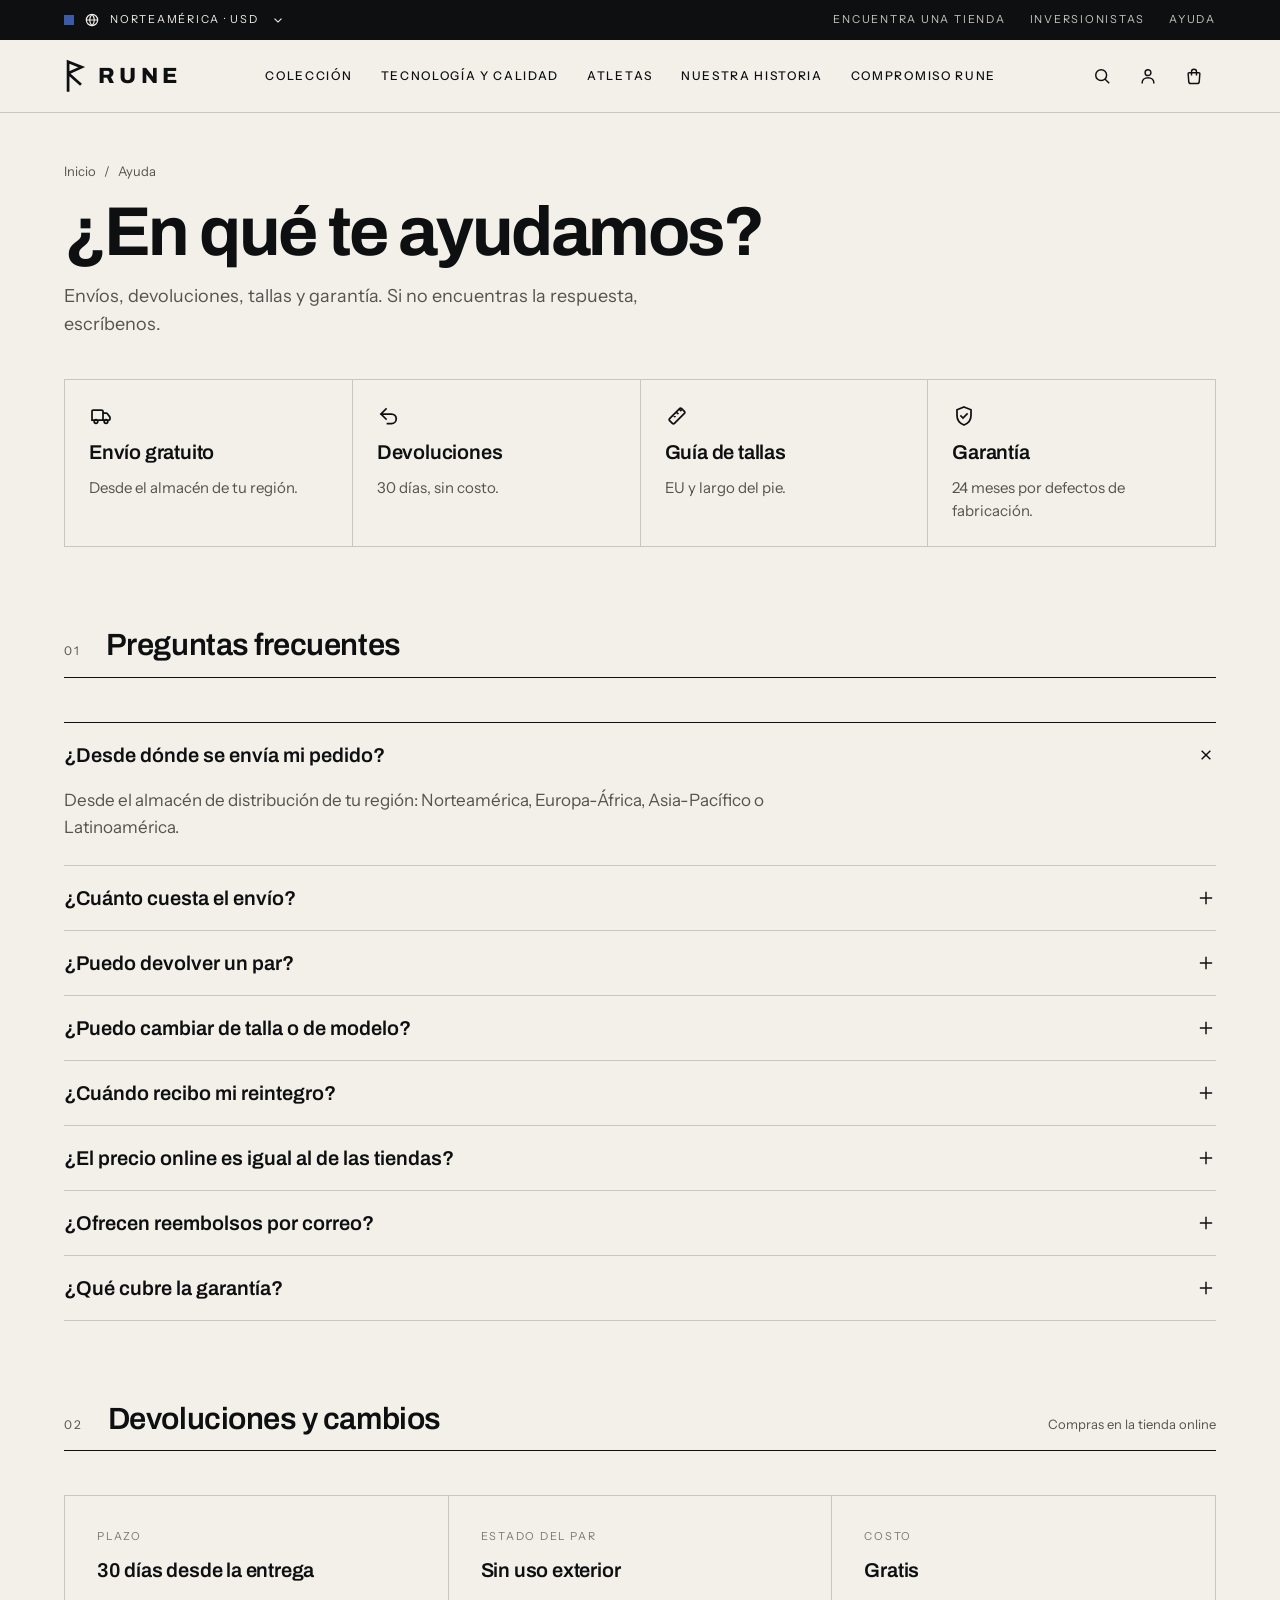
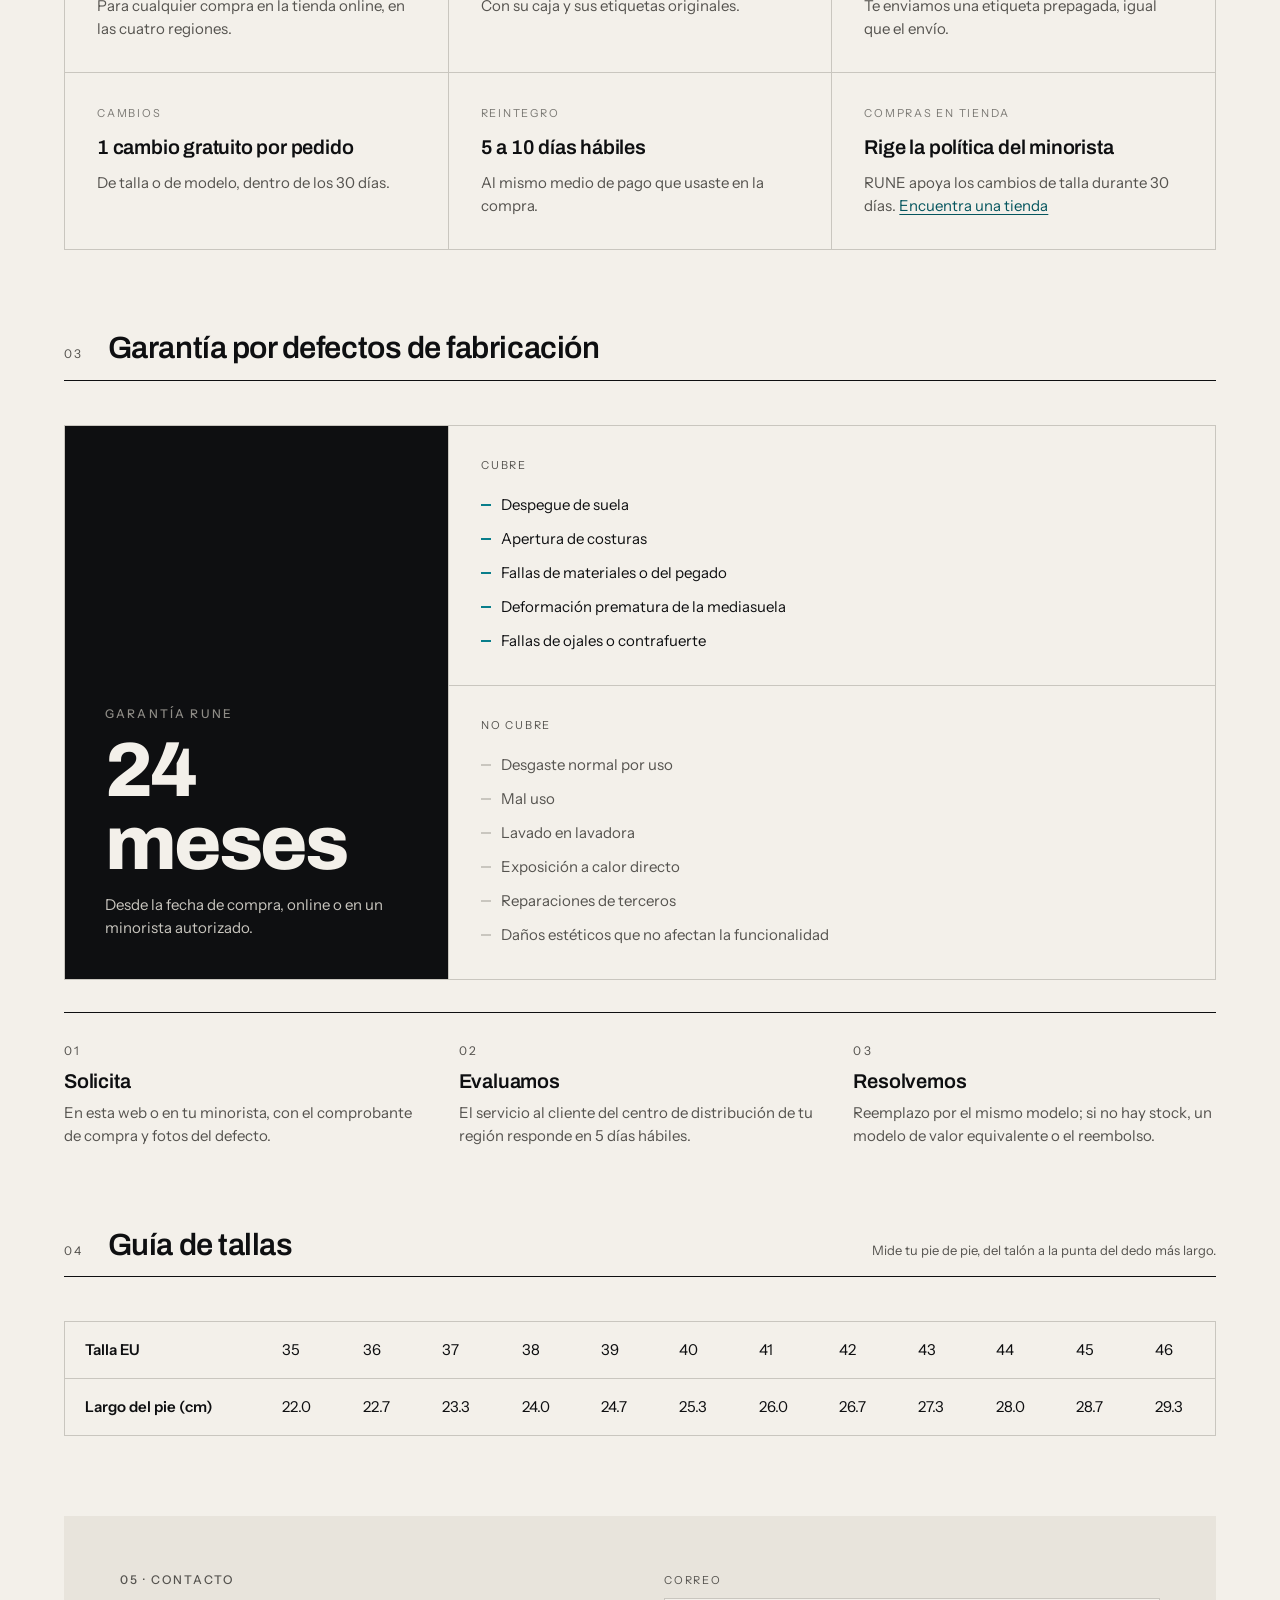
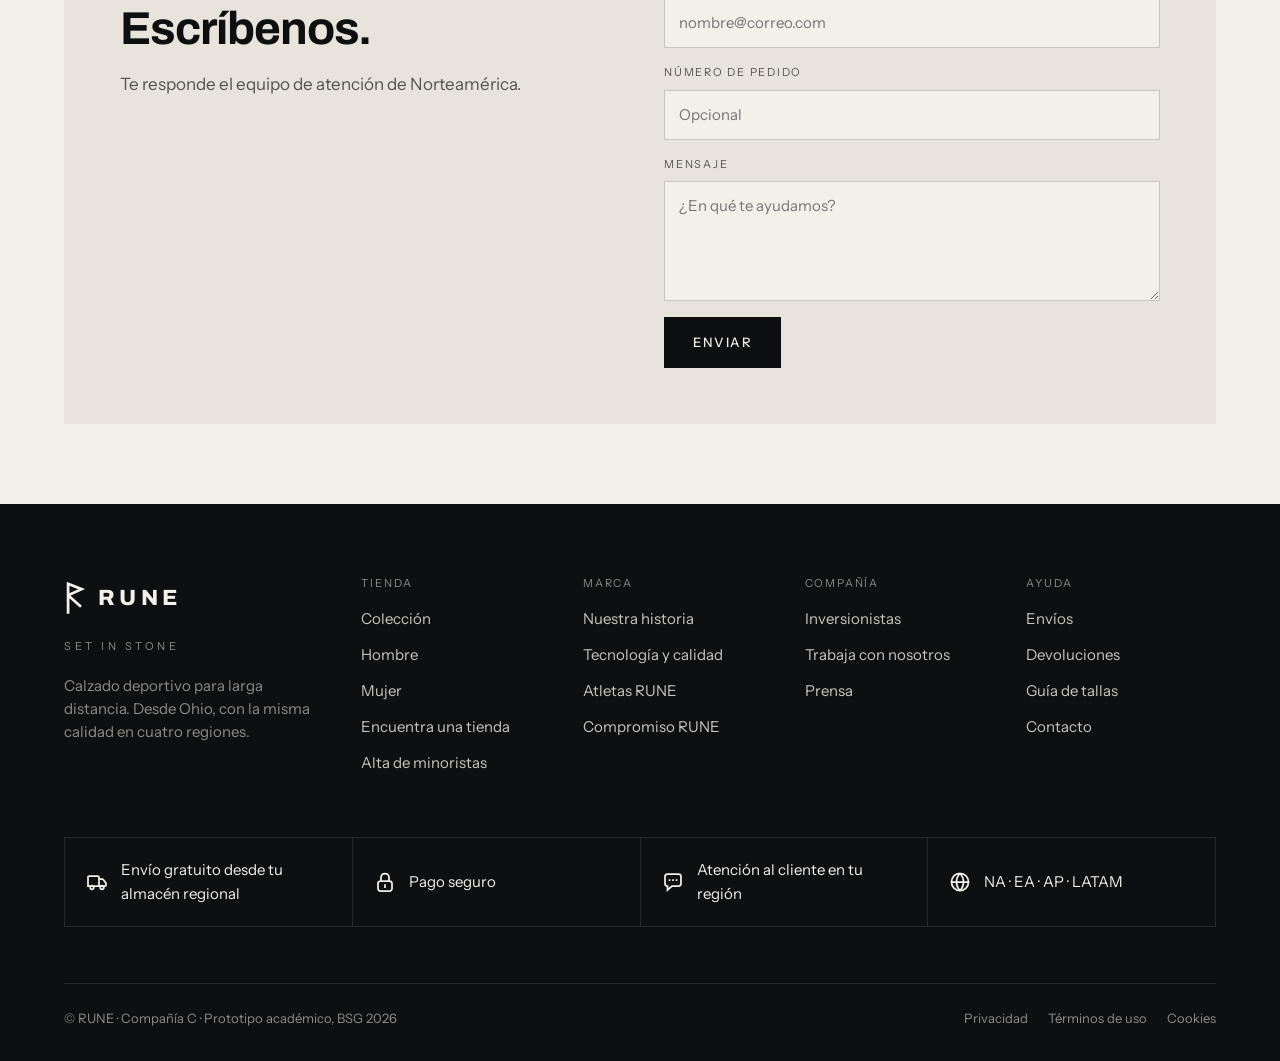
<file: ayuda.html>
<!doctype html>
<html lang="es">
<head>
<meta charset="utf-8">
<meta name="viewport" content="width=device-width, initial-scale=1">
<title>Ayuda · RUNE</title>
<link rel="icon" href="img/marca/favicon.svg" type="image/svg+xml">
<link rel="stylesheet" href="css/site.css">
<style>
.faq { border-top: 1px solid var(--border-strong); }
.faq details { border-bottom: 1px solid var(--border-hairline); }
.faq summary { list-style: none; cursor: pointer; display: flex; justify-content: space-between; align-items: center; gap: 16px; min-height: 64px; padding: 16px 0; font-family: var(--font-display); font-weight: 600; font-size: 20px; }
.faq summary::-webkit-details-marker { display: none; }
.faq summary .ico { transition: transform var(--dur-base) var(--ease-out); }
.faq details[open] summary .ico { transform: rotate(45deg); }
.faq summary:hover { color: var(--petroleo-ui); }
.faq p { padding: 0 0 24px; max-width: 70ch; color: var(--text-secondary); }
section[id] { scroll-margin-top: 140px; }
.ret { grid-template-columns: repeat(3, minmax(0, 1fr)); }
@media (max-width: 900px) { .ret { grid-template-columns: repeat(2, minmax(0, 1fr)); } }
@media (max-width: 560px) { .ret { grid-template-columns: 1fr; } }
.warranty { display: grid; grid-template-columns: minmax(260px, 1fr) minmax(0, 2fr); gap: 1px; background: var(--rune-ceniza); border: 1px solid var(--rune-ceniza); }
@media (max-width: 900px) { .warranty { grid-template-columns: 1fr; } }
.w-head { background: var(--rune-basalto); color: var(--rune-hueso); padding: 40px; display: flex; flex-direction: column; gap: 12px; justify-content: flex-end; }
.w-big { font-family: var(--font-display); font-weight: 800; font-size: clamp(56px, 6vw, 80px); line-height: .95; letter-spacing: -0.04em; }
.w-body { border: 0; }
.ticks { list-style: none; margin: 8px 0 0; padding: 0; display: grid; gap: 10px; font-size: 15px; }
.ticks li { padding-left: 20px; position: relative; }
.ticks li::before { content: ""; position: absolute; left: 0; top: .72em; width: 10px; height: 2px; background: var(--rune-petroleo); }
.ticks--off li { color: var(--text-secondary); }
.ticks--off li::before { background: var(--rune-ceniza); }
.steps-3 { list-style: none; margin: 32px 0 0; padding: 0; display: grid; grid-template-columns: repeat(auto-fit, minmax(min(100%, 260px), 1fr)); gap: 32px; border-top: 1px solid var(--border-strong); padding-top: 28px; }
.steps-3 li { display: flex; flex-direction: column; gap: 8px; }
.steps-3 .n { font-size: 12px; letter-spacing: .2em; color: var(--text-secondary); }
</style>
</head>
<body>
<div data-site-header data-active="ayuda"></div>

<main id="contenido">
  <section class="wrap page-head">
    <nav class="crumbs" aria-label="Ruta"><a href="index.html">Inicio</a><span aria-hidden="true">/</span><span aria-current="page">Ayuda</span></nav>
    <h1 class="h1">¿En qué te ayudamos?</h1>
    <p class="lead muted" style="max-width:56ch">Envíos, devoluciones, tallas y garantía. Si no encuentras la respuesta, escríbenos.</p>
  </section>

  <section class="wrap">
    <div class="cells g-4">
      <a class="cell cell--sm" href="#faq"><span data-icon="truck" data-size="24"></span><span class="h4">Envío gratuito</span><span class="small muted">Desde el almacén de tu región.</span></a>
      <a class="cell cell--sm" href="#devoluciones"><span data-icon="return" data-size="24"></span><span class="h4">Devoluciones</span><span class="small muted">30 días, sin costo.</span></a>
      <a class="cell cell--sm" href="#tallas"><span data-icon="size" data-size="24"></span><span class="h4">Guía de tallas</span><span class="small muted">EU y largo del pie.</span></a>
      <a class="cell cell--sm" href="#garantia"><span data-icon="shield-check" data-size="24"></span><span class="h4">Garantía</span><span class="small muted">24 meses por defectos de fabricación.</span></a>
    </div>
  </section>

  <section id="faq" class="wrap section">
    <div class="sh"><span class="idx">01</span><h2>Preguntas frecuentes</h2></div>
    <div class="faq">
      <details open><summary>¿Desde dónde se envía mi pedido?<span data-icon="plus" data-size="20"></span></summary><p>Desde el almacén de distribución de tu región: Norteamérica, Europa-África, Asia-Pacífico o Latinoamérica.</p></details>
      <details><summary>¿Cuánto cuesta el envío?<span data-icon="plus" data-size="20"></span></summary><p>Nada. El envío es gratuito en las cuatro regiones para todas las compras en la tienda online.</p></details>
      <details><summary>¿Puedo devolver un par?<span data-icon="plus" data-size="20"></span></summary><p>Sí. Tienes 30 días desde la entrega para devolver tu compra online, sin uso exterior y con su caja y etiquetas. La devolución es gratuita: te enviamos una etiqueta prepagada. <a class="link" href="#devoluciones">Ver condiciones</a>.</p></details>
      <details><summary>¿Puedo cambiar de talla o de modelo?<span data-icon="plus" data-size="20"></span></summary><p>Sí. Cada pedido incluye un cambio gratuito de talla o de modelo dentro de los 30 días.</p></details>
      <details><summary>¿Cuándo recibo mi reintegro?<span data-icon="plus" data-size="20"></span></summary><p>Entre 5 y 10 días hábiles después de recibir el par, en el mismo medio de pago que usaste.</p></details>
      <details><summary>¿El precio online es igual al de las tiendas?<span data-icon="plus" data-size="20"></span></summary><p>El precio online es un precio de referencia por región. En tiendas, el precio final lo fija cada minorista autorizado.</p></details>
      <details><summary>¿Ofrecen reembolsos por correo?<span data-icon="plus" data-size="20"></span></summary><p>No. El precio online de cada región es el precio final, sin reembolsos posteriores por correo.</p></details>
      <details><summary>¿Qué cubre la garantía?<span data-icon="plus" data-size="20"></span></summary><p>Defectos de fabricación durante 24 meses desde la compra: despegue de suela, apertura de costuras, fallas de materiales o del pegado, deformación prematura de la mediasuela y fallas de ojales o contrafuerte. <a class="link" href="#garantia">Ver garantía</a>.</p></details>
    </div>
  </section>

  <section id="devoluciones" class="wrap section">
    <div class="sh"><span class="idx">02</span><h2>Devoluciones y cambios</h2><span class="aside caption">Compras en la tienda online</span></div>
    <div class="cells ret">
      <div class="card"><span class="k">Plazo</span><span class="t">30 días desde la entrega</span><span class="d">Para cualquier compra en la tienda online, en las cuatro regiones.</span></div>
      <div class="card"><span class="k">Estado del par</span><span class="t">Sin uso exterior</span><span class="d">Con su caja y sus etiquetas originales.</span></div>
      <div class="card"><span class="k">Costo</span><span class="t">Gratis</span><span class="d">Te enviamos una etiqueta prepagada, igual que el envío.</span></div>
      <div class="card"><span class="k">Cambios</span><span class="t">1 cambio gratuito por pedido</span><span class="d">De talla o de modelo, dentro de los 30 días.</span></div>
      <div class="card"><span class="k">Reintegro</span><span class="t">5 a 10 días hábiles</span><span class="d">Al mismo medio de pago que usaste en la compra.</span></div>
      <div class="card"><span class="k">Compras en tienda</span><span class="t">Rige la política del minorista</span><span class="d">RUNE apoya los cambios de talla durante 30 días. <a class="link" href="tiendas.html">Encuentra una tienda</a></span></div>
    </div>
  </section>

  <section id="garantia" class="wrap section">
    <div class="sh"><span class="idx">03</span><h2>Garantía por defectos de fabricación</h2></div>
    <div class="warranty">
      <div class="w-head">
        <span class="lbl muted-inv">Garantía RUNE</span>
        <span class="w-big">24 meses</span>
        <span class="small" style="color:var(--rune-ceniza)">Desde la fecha de compra, online o en un minorista autorizado.</span>
      </div>
      <div class="cells g-2 w-body">
        <div class="cell"><span class="lbl-sm muted">Cubre</span>
          <ul class="ticks"><li>Despegue de suela</li><li>Apertura de costuras</li><li>Fallas de materiales o del pegado</li><li>Deformación prematura de la mediasuela</li><li>Fallas de ojales o contrafuerte</li></ul></div>
        <div class="cell"><span class="lbl-sm muted">No cubre</span>
          <ul class="ticks ticks--off"><li>Desgaste normal por uso</li><li>Mal uso</li><li>Lavado en lavadora</li><li>Exposición a calor directo</li><li>Reparaciones de terceros</li><li>Daños estéticos que no afectan la funcionalidad</li></ul></div>
      </div>
    </div>
    <ol class="steps-3">
      <li><span class="n">01</span><span class="h4">Solicita</span><span class="small muted">En esta web o en tu minorista, con el comprobante de compra y fotos del defecto.</span></li>
      <li><span class="n">02</span><span class="h4">Evaluamos</span><span class="small muted">El servicio al cliente del centro de distribución de tu región responde en 5 días hábiles.</span></li>
      <li><span class="n">03</span><span class="h4">Resolvemos</span><span class="small muted">Reemplazo por el mismo modelo; si no hay stock, un modelo de valor equivalente o el reembolso.</span></li>
    </ol>
  </section>

  <section id="tallas" class="wrap section">
    <div class="sh"><span class="idx">04</span><h2>Guía de tallas</h2><span class="aside caption">Mide tu pie de pie, del talón a la punta del dedo más largo.</span></div>
    <div class="table-box">
      <table class="t">
        <tbody id="sizes"></tbody>
      </table>
    </div>
  </section>

  <section id="contacto" class="wrap section section--last">
    <div class="band-muted" style="padding:clamp(32px,5vw,56px);display:grid;grid-template-columns:repeat(auto-fit,minmax(min(100%,380px),1fr));gap:48px;align-items:start">
      <div class="stack gap-16">
        <span class="lbl muted">05 · Contacto</span>
        <h2 class="h2">Escríbenos.</h2>
        <p class="muted">Te responde el equipo de atención de <span data-region-name></span>.</p>
      </div>
      <form class="stack gap-16" id="contact" novalidate>
        <label class="field"><span>Correo</span><input type="email" name="correo" placeholder="nombre@correo.com" required></label>
        <label class="field"><span>Número de pedido</span><input type="text" name="pedido" placeholder="Opcional"></label>
        <label class="field"><span>Mensaje</span><textarea name="mensaje" placeholder="¿En qué te ayudamos?" required></textarea></label>
        <div><button class="btn btn--primary" type="submit">Enviar</button></div>
        <div class="status" role="status" id="ok" hidden><span data-icon="check-circle" data-size="20"></span>Mensaje enviado. Te responderemos por correo.</div>
      </form>
    </div>
  </section>
</main>

<div data-site-footer></div>
<script src="js/data.js"></script>
<script src="js/site.js"></script>
<script>
(function () {
  var s = [['35','22.0'],['36','22.7'],['37','23.3'],['38','24.0'],['39','24.7'],['40','25.3'],['41','26.0'],['42','26.7'],['43','27.3'],['44','28.0'],['45','28.7'],['46','29.3']];
  document.getElementById('sizes').innerHTML =
    '<tr><th scope="row">Talla EU</th>' + s.map(function (x) { return '<td>' + x[0] + '</td>'; }).join('') + '</tr>' +
    '<tr><th scope="row">Largo del pie (cm)</th>' + s.map(function (x) { return '<td>' + x[1] + '</td>'; }).join('') + '</tr>';

  var f = document.getElementById('contact');
  f.addEventListener('submit', function (e) {
    e.preventDefault();
    var ok = true;
    f.querySelectorAll('[required]').forEach(function (i) {
      var lab = i.closest('.field'); var err = lab.querySelector('.err'); if (err) err.remove();
      lab.classList.remove('error');
      if (!i.checkValidity()) { ok = false; lab.classList.add('error'); lab.insertAdjacentHTML('beforeend', '<span class="err">' + (i.type === 'email' && i.value ? 'Revisa el formato del correo.' : 'Completa este campo.') + '</span>'); }
    });
    document.getElementById('ok').hidden = !ok;
  });
})();
</script>
</body>
</html>
</file>
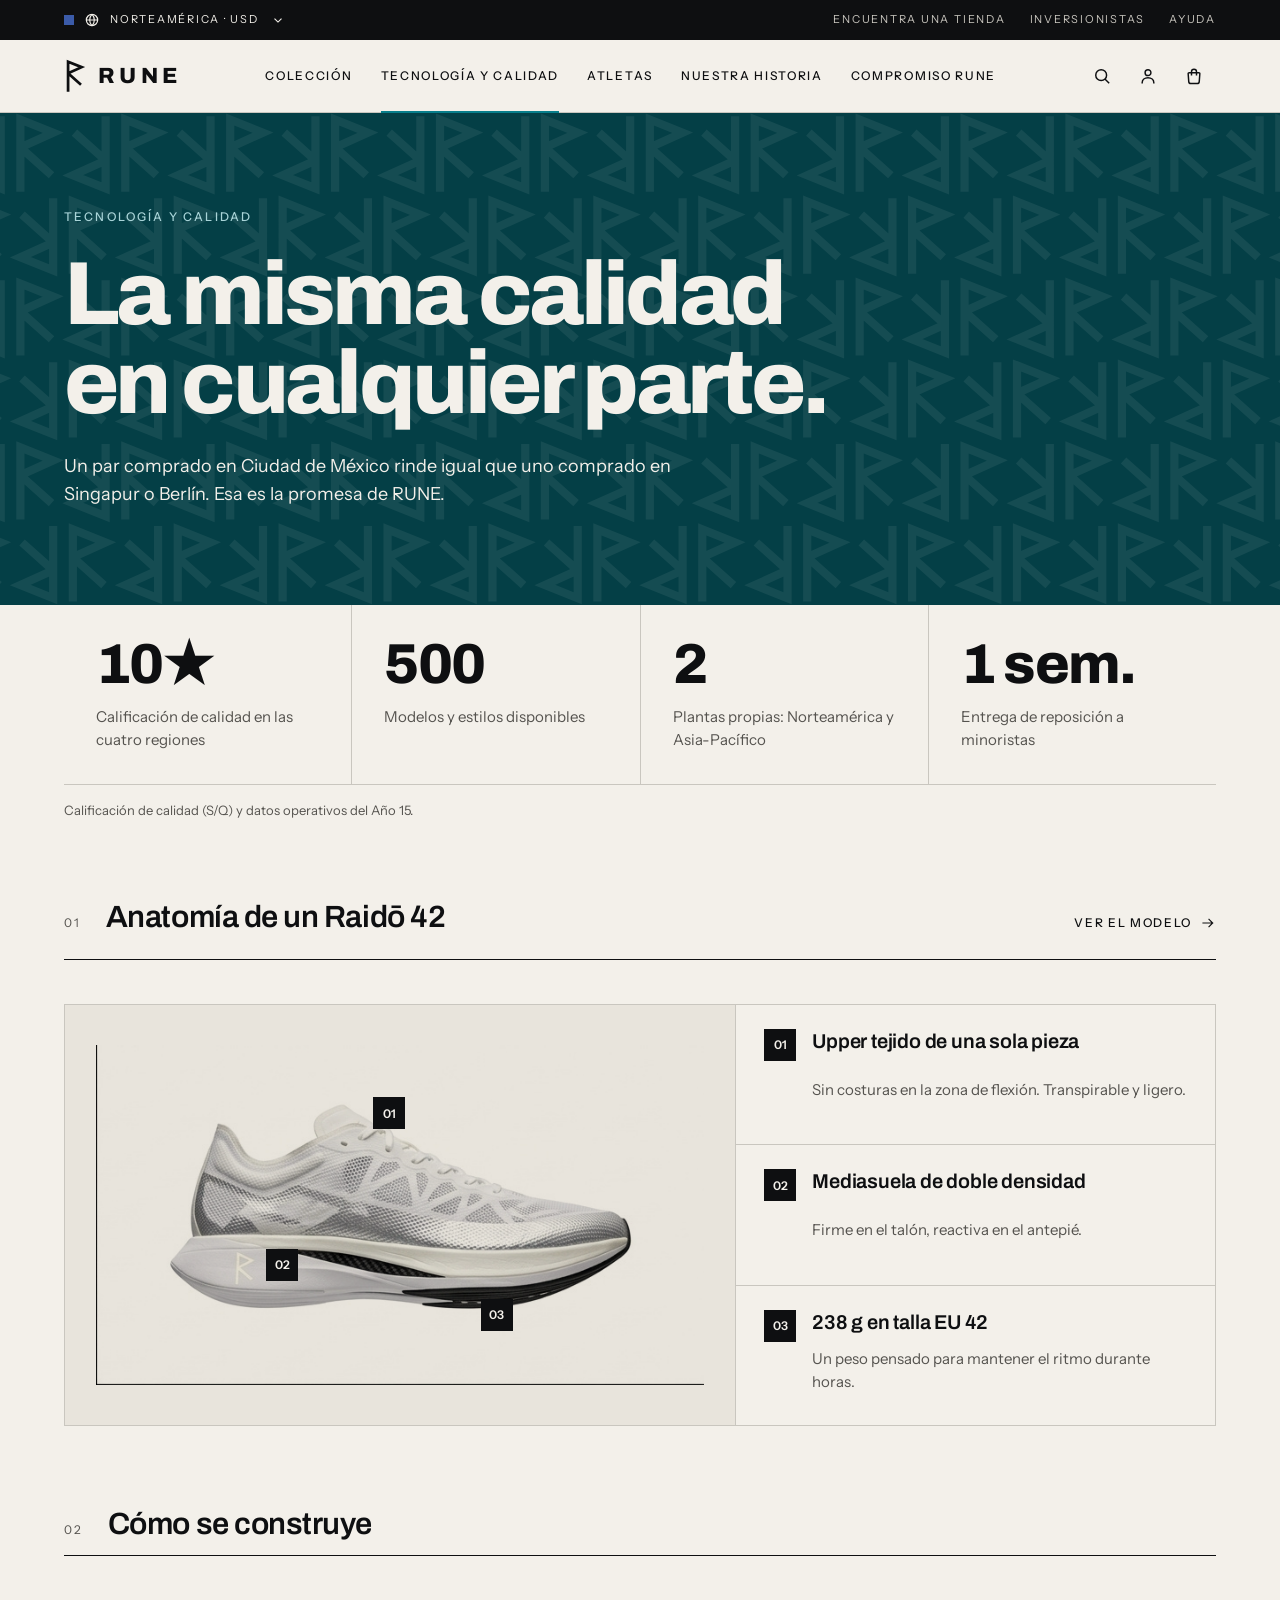
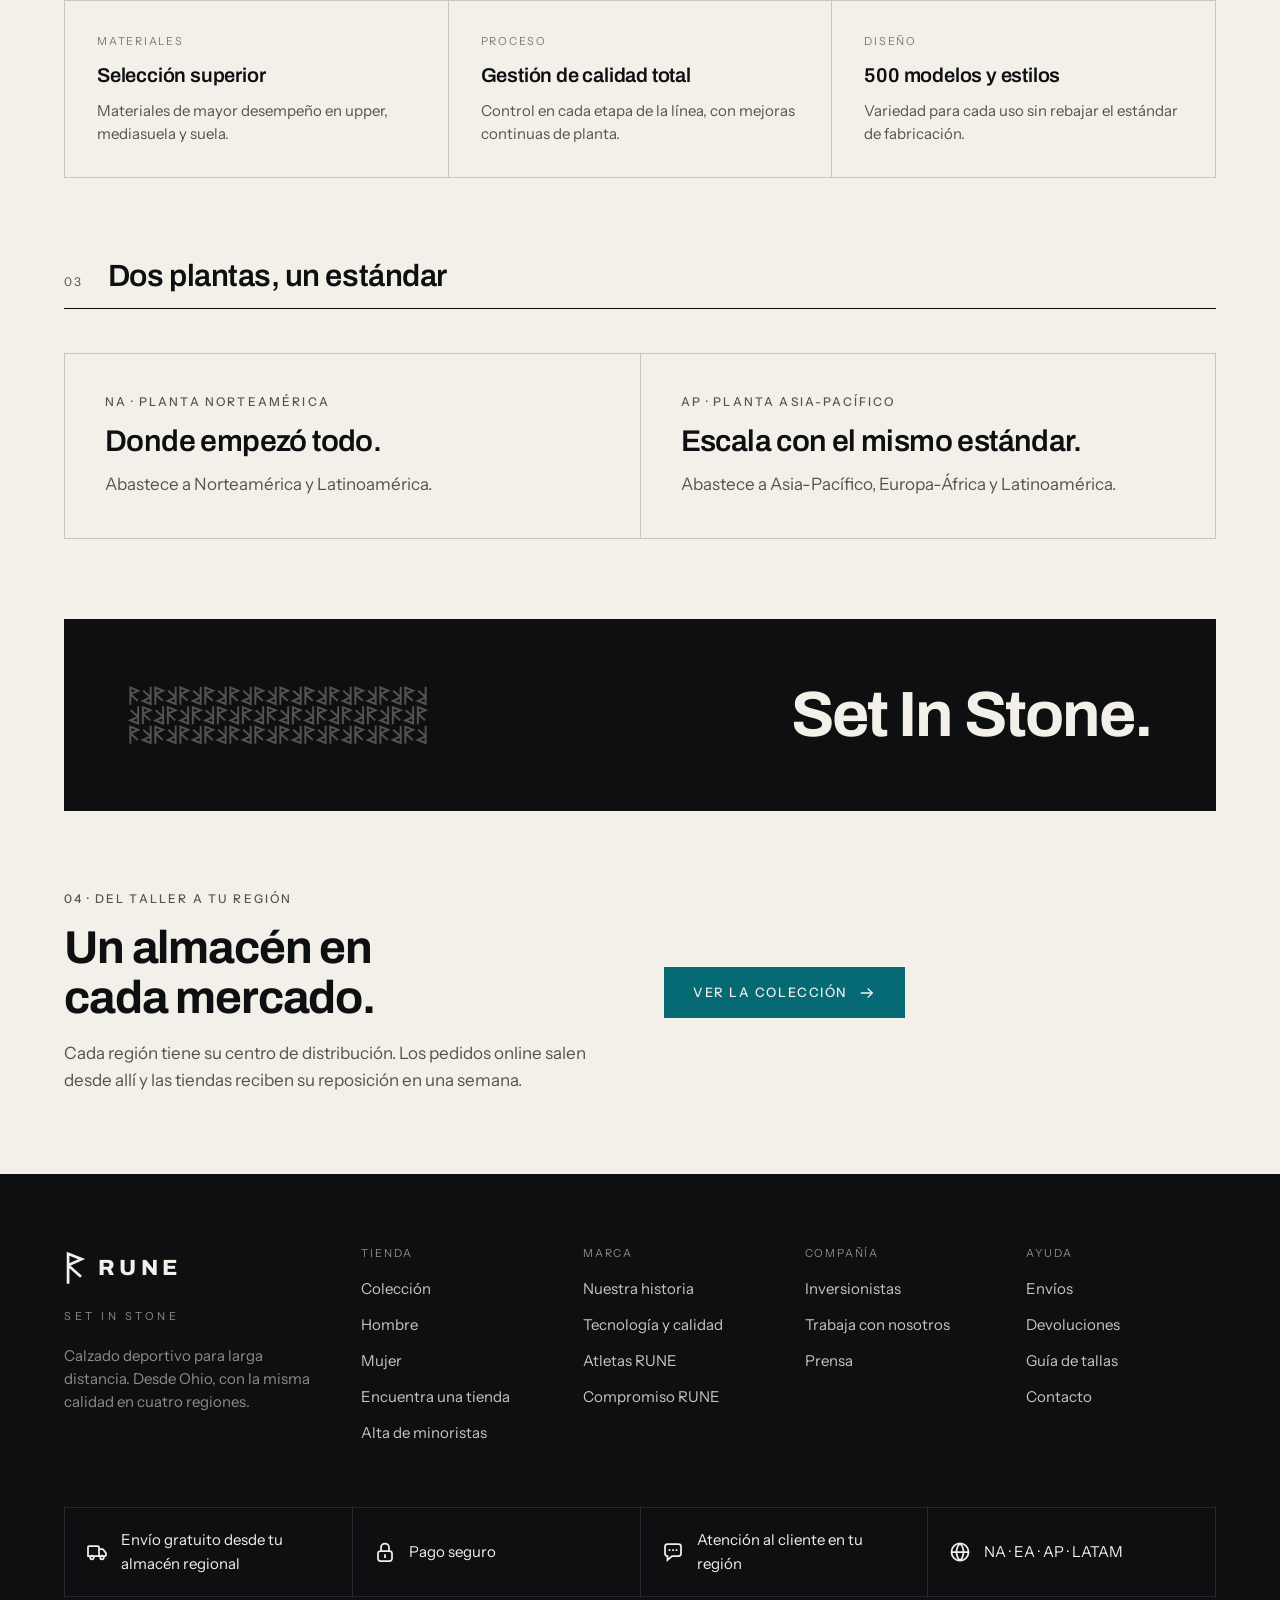
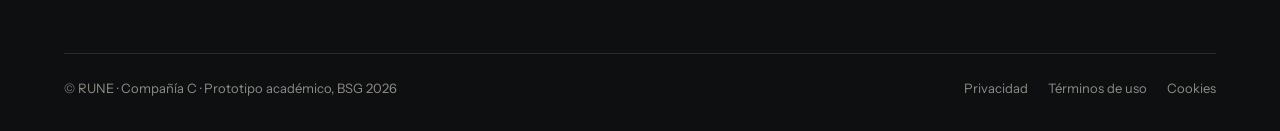
<file: calidad.html>
<!doctype html>
<html lang="es">
<head>
<meta charset="utf-8">
<meta name="viewport" content="width=device-width, initial-scale=1">
<title>Tecnología y calidad · RUNE</title>
<link rel="icon" href="img/marca/favicon.svg" type="image/svg+xml">
<link rel="stylesheet" href="css/site.css">
<style>
.anat { display: grid; grid-template-columns: minmax(0, 1.4fr) minmax(0, 1fr); gap: 1px; background: var(--rune-ceniza); border: 1px solid var(--rune-ceniza); }
@media (max-width: 1000px) { .anat { grid-template-columns: 1fr; } }
.anat .stage { aspect-ratio: auto; min-height: 420px; }
.anat .stage img { position: absolute; inset: 0; object-fit: contain; transform: scale(1); padding: 6% 4%; }
.pin { position: absolute; z-index: 1; width: 32px; height: 32px; background: var(--rune-basalto); color: var(--rune-hueso); font-size: 12px; font-weight: 600; display: flex; align-items: center; justify-content: center; }
.parts { display: flex; flex-direction: column; gap: 1px; background: var(--rune-ceniza); }
.parts > div { background: var(--bg-page); padding: 24px 28px; display: grid; grid-template-columns: 32px 1fr; gap: 6px 16px; flex: 1; }
.parts .num { width: 32px; height: 32px; background: var(--rune-basalto); color: var(--rune-hueso); font-size: 12px; font-weight: 600; display: flex; align-items: center; justify-content: center; grid-row: span 2; }
.fact .v { font-family: var(--font-display); font-weight: 800; font-size: clamp(44px, 4.4vw, 60px); line-height: 1; letter-spacing: -0.03em; }
</style>
</head>
<body>
<div data-site-header data-active="calidad"></div>

<main id="contenido">
  <section class="band-petroleo">
    <div data-pattern data-cols="28" data-rows="6"></div>
    <div class="wrap band-pad" style="position:relative;display:flex;flex-direction:column;gap:24px">
      <span class="lbl" style="color:var(--petroleo-300)">Tecnología y calidad</span>
      <h1 class="display" style="max-width:14ch">La misma calidad en cualquier parte.</h1>
      <p class="lead" style="max-width:56ch">Un par comprado en Ciudad de México rinde igual que uno comprado en Singapur o Berlín. Esa es la promesa de RUNE.</p>
    </div>
  </section>

  <section class="wrap">
    <div class="cells cells--flush g-4">
      <div class="cell fact"><span class="v">10★</span><span class="small muted">Calificación de calidad en las cuatro regiones</span></div>
      <div class="cell fact"><span class="v">500</span><span class="small muted">Modelos y estilos disponibles</span></div>
      <div class="cell fact"><span class="v">2</span><span class="small muted">Plantas propias: Norteamérica y Asia-Pacífico</span></div>
      <div class="cell fact"><span class="v">1 sem.</span><span class="small muted">Entrega de reposición a minoristas</span></div>
    </div>
    <p class="caption" style="margin-top:16px">Calificación de calidad (S/Q) y datos operativos del Año 15.</p>
  </section>

  <section class="wrap section">
    <div class="sh"><span class="idx">01</span><h2>Anatomía de un Raidō 42</h2><a class="link-arrow aside" href="producto.html?ref=rn-0242">Ver el modelo <span data-icon="arrow-right" data-size="16"></span></a></div>
    <div class="anat">
      <div class="stage">
        <img src="img/zapatillas/Zapatillas_hombre_1_2.jpg" alt="Raidō 42, vista lateral">
        <span class="pin" style="left:46%;top:22%">01</span>
        <span class="pin" style="left:30%;top:58%">02</span>
        <span class="pin" style="left:62%;top:70%">03</span>
      </div>
      <div class="parts">
        <div><span class="num">01</span><span class="h4">Upper tejido de una sola pieza</span><span class="small muted">Sin costuras en la zona de flexión. Transpirable y ligero.</span></div>
        <div><span class="num">02</span><span class="h4">Mediasuela de doble densidad</span><span class="small muted">Firme en el talón, reactiva en el antepié.</span></div>
        <div><span class="num">03</span><span class="h4">238 g en talla EU 42</span><span class="small muted">Un peso pensado para mantener el ritmo durante horas.</span></div>
      </div>
    </div>
  </section>

  <section class="wrap section">
    <div class="sh"><span class="idx">02</span><h2>Cómo se construye</h2></div>
    <div class="cells g-3">
      <div class="card"><span class="k">Materiales</span><span class="t">Selección superior</span><span class="d">Materiales de mayor desempeño en upper, mediasuela y suela.</span></div>
      <div class="card"><span class="k">Proceso</span><span class="t">Gestión de calidad total</span><span class="d">Control en cada etapa de la línea, con mejoras continuas de planta.</span></div>
      <div class="card"><span class="k">Diseño</span><span class="t">500 modelos y estilos</span><span class="d">Variedad para cada uso sin rebajar el estándar de fabricación.</span></div>
    </div>
  </section>

  <section class="wrap section">
    <div class="sh"><span class="idx">03</span><h2>Dos plantas, un estándar</h2></div>
    <div class="cells g-2">
      <div class="cell" style="padding:40px"><span class="lbl muted">NA · Planta Norteamérica</span><span class="h3">Donde empezó todo.</span><span class="muted">Abastece a Norteamérica y Latinoamérica.</span></div>
      <div class="cell" style="padding:40px"><span class="lbl muted">AP · Planta Asia-Pacífico</span><span class="h3">Escala con el mismo estándar.</span><span class="muted">Abastece a Asia-Pacífico, Europa-África y Latinoamérica.</span></div>
    </div>
  </section>

  <section class="wrap section">
    <div class="tagline">
      <div data-pattern data-cols="24" data-rows="3" style="opacity:.3"></div>
      <span class="t">Set In Stone.</span>
    </div>
  </section>

  <section class="wrap section section--last">
    <div class="split">
      <div class="stack gap-16">
        <span class="lbl muted">04 · Del taller a tu región</span>
        <h2 class="h2">Un almacén en cada mercado.</h2>
        <p class="muted">Cada región tiene su centro de distribución. Los pedidos online salen desde allí y las tiendas reciben su reposición en una semana.</p>
      </div>
      <div><a class="btn btn--accent" href="coleccion.html">Ver la colección <span data-icon="arrow-right" data-size="18" data-class="ico--arrow"></span></a></div>
    </div>
  </section>
</main>

<div data-site-footer></div>
<script src="js/data.js"></script>
<script src="js/site.js"></script>
</body>
</html>
</file>
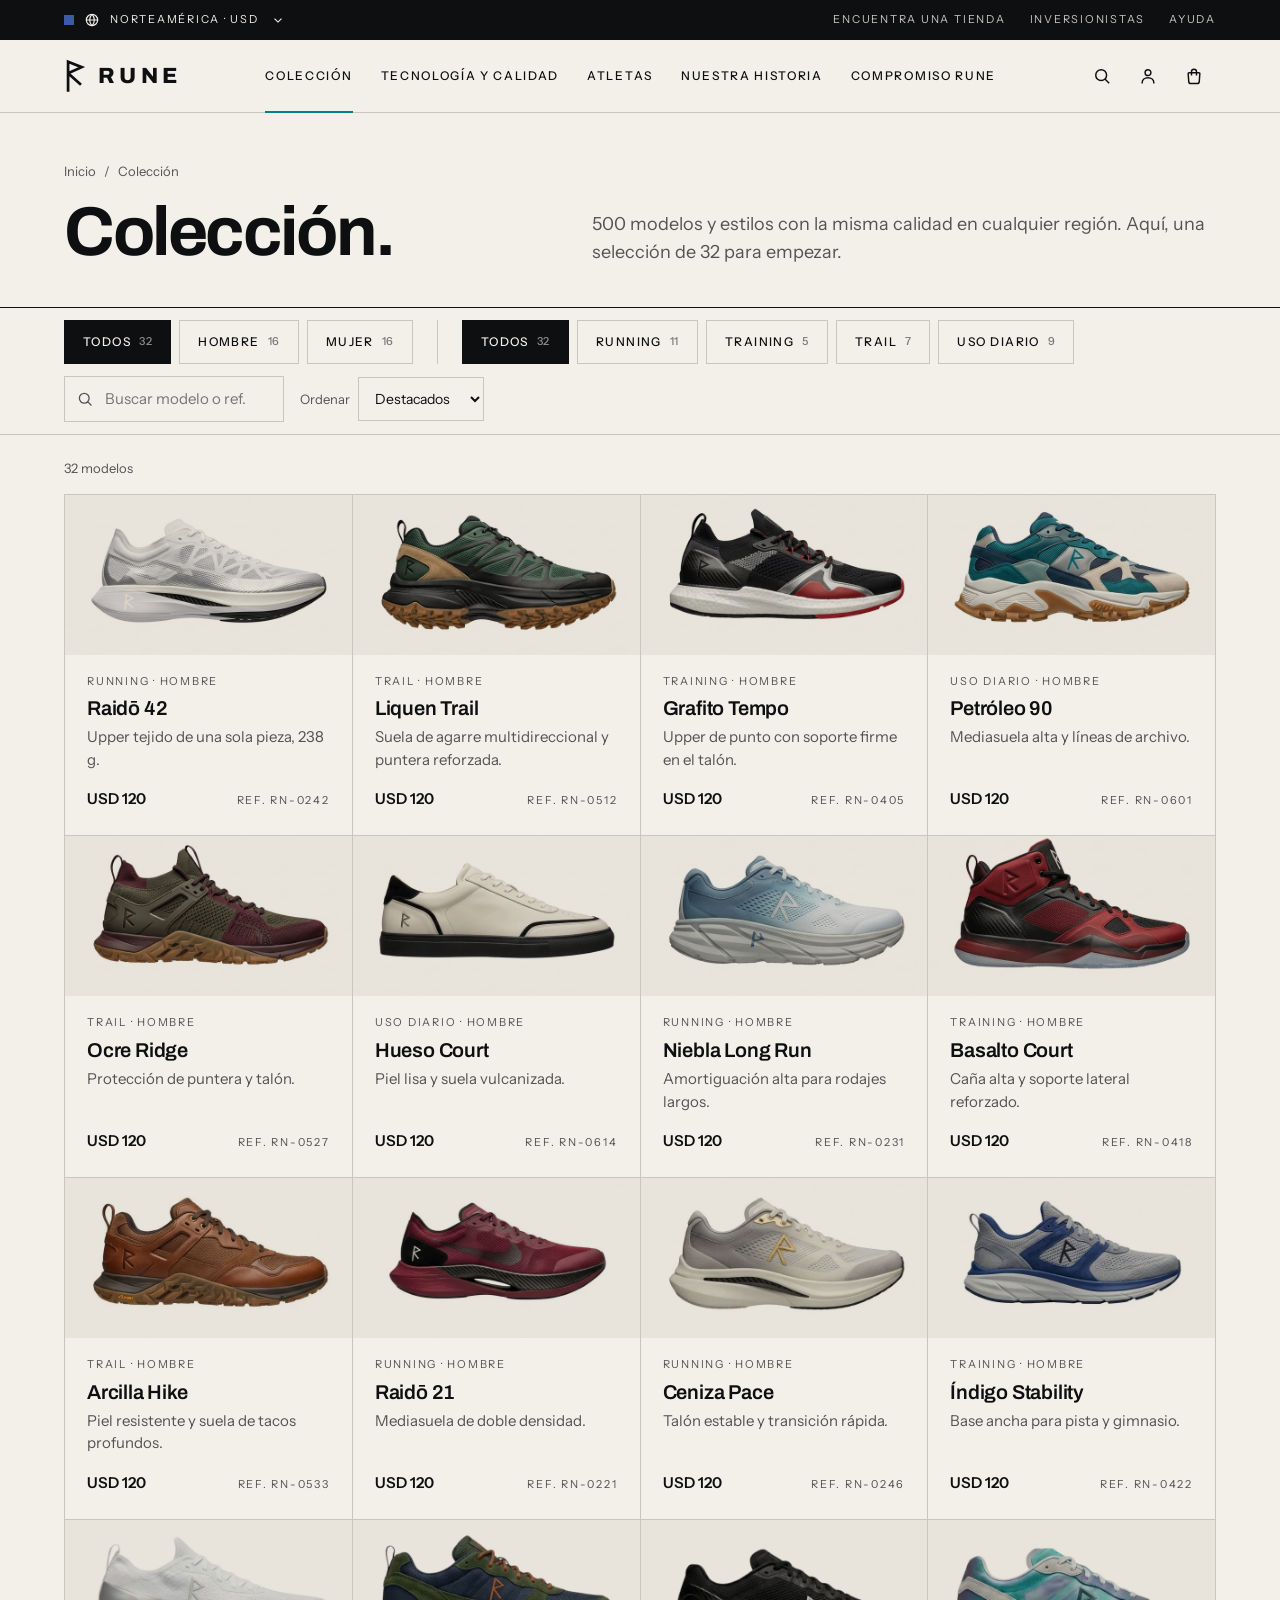
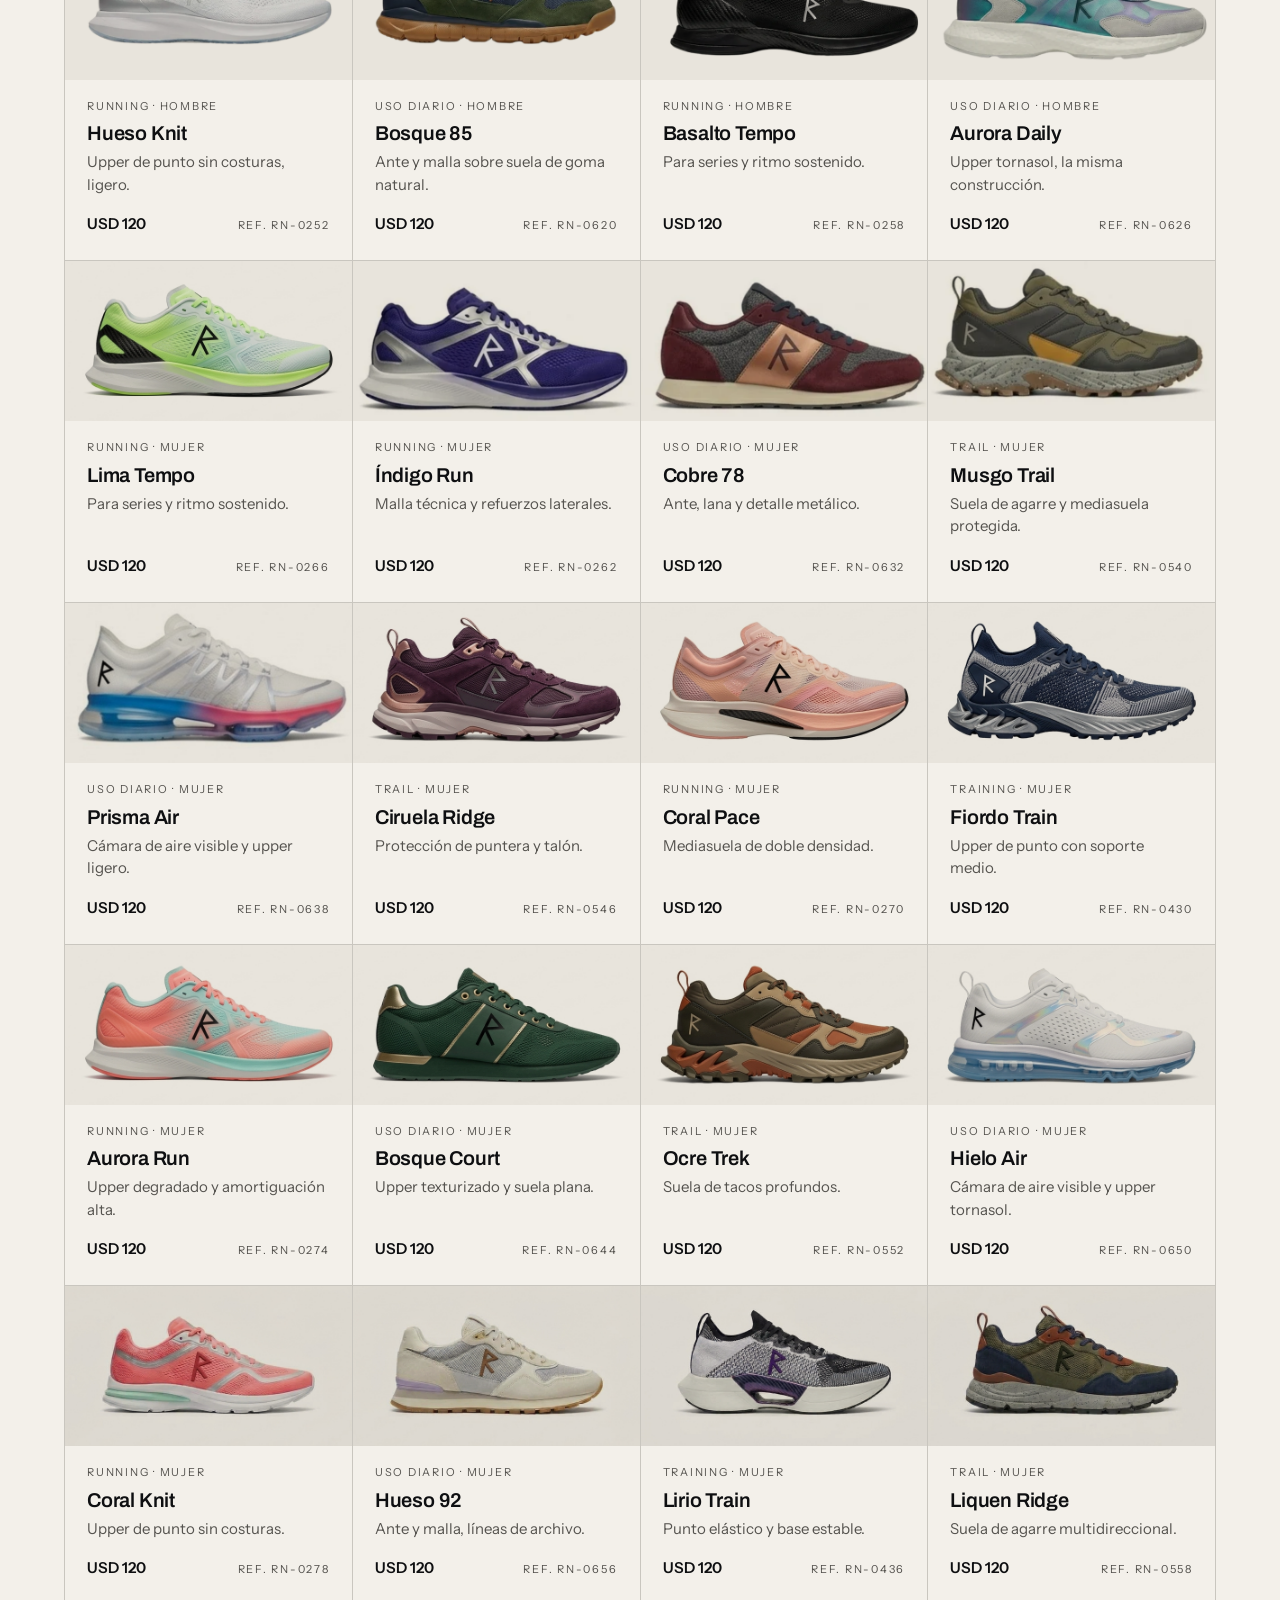
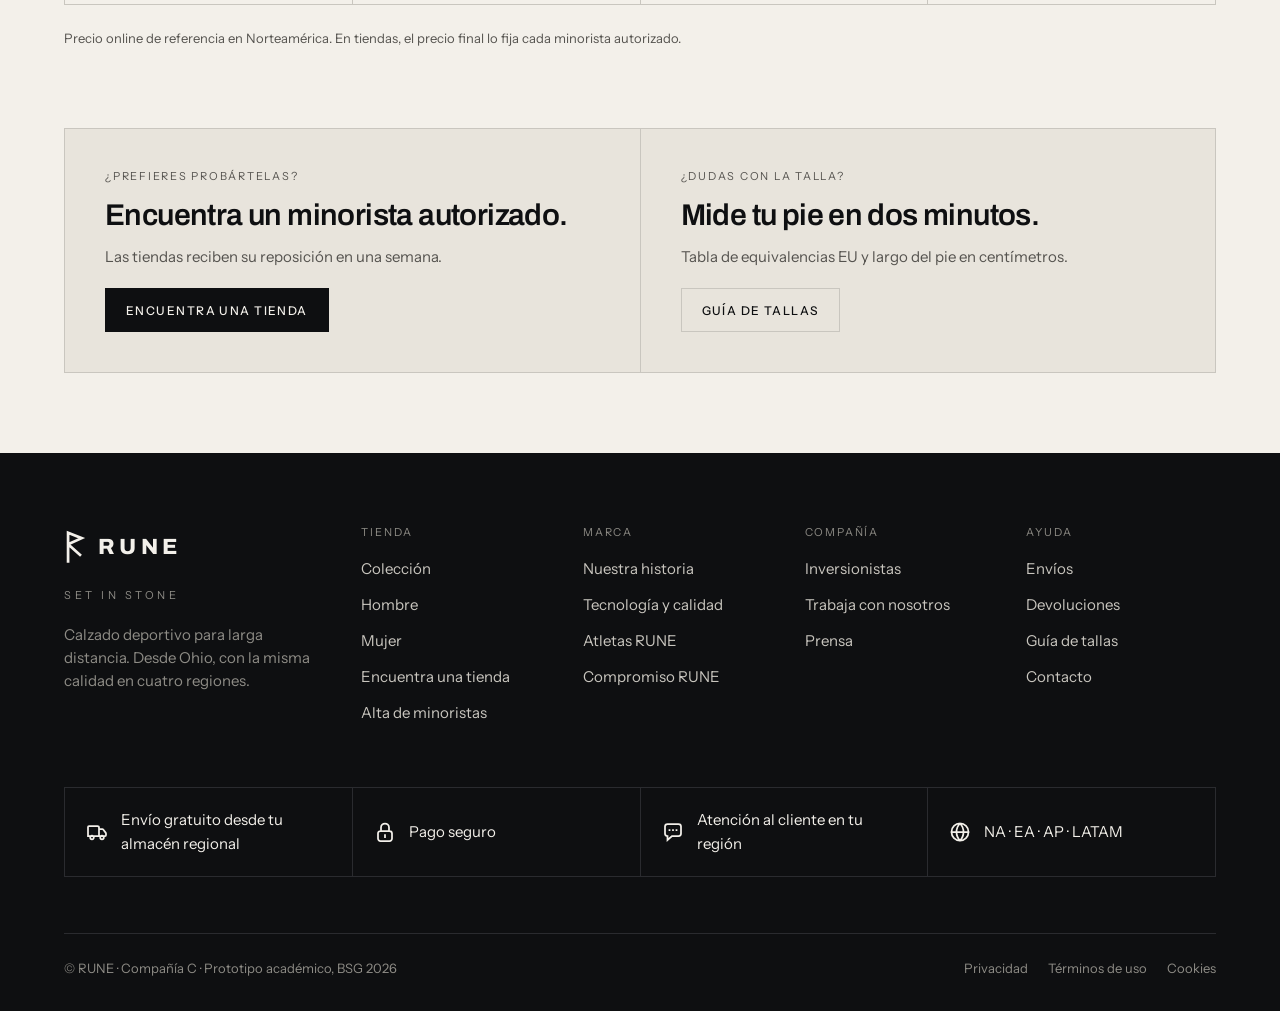
<file: coleccion.html>
<!doctype html>
<html lang="es">
<head>
<meta charset="utf-8">
<meta name="viewport" content="width=device-width, initial-scale=1">
<title>Colección · RUNE</title>
<link rel="icon" href="img/marca/favicon.svg" type="image/svg+xml">
<link rel="stylesheet" href="css/site.css">
<style>
.toolbar { position: sticky; top: var(--sticky-top, 112px); z-index: 10; background: var(--bg-page); border-top: 1px solid var(--border-strong); border-bottom: 1px solid var(--border-hairline); }
.toolbar .inner { display: flex; flex-wrap: wrap; align-items: center; justify-content: space-between; gap: 12px 24px; padding: 12px 0; }
.toolbar .groups { display: flex; flex-wrap: wrap; align-items: center; gap: 12px 24px; }
.toolbar .sep { width: 1px; align-self: stretch; background: var(--border-hairline); }
.toolbar .right { display: flex; flex-wrap: wrap; align-items: center; gap: 12px 16px; font-size: 13px; color: var(--text-secondary); }
.search { position: relative; }
.search input { font: inherit; font-size: 15px; min-height: 44px; padding: 10px 14px 10px 40px; border: 1px solid var(--border-hairline); background: var(--surface-card); border-radius: 0; width: 220px; outline: none; color: var(--text-primary); }
.search input:focus { border-color: var(--rune-petroleo); }
.search .ico { position: absolute; left: 12px; top: 50%; transform: translateY(-50%); color: var(--text-secondary); }
.sort { font: inherit; font-size: 14px; padding: 10px 12px; border: 1px solid var(--border-hairline); background: var(--surface-card); color: var(--text-primary); border-radius: 0; min-height: 44px; }
.empty { padding: 72px 24px; text-align: center; background: var(--bg-page); grid-column: 1 / -1; }
@media (max-width: 1100px) { .toolbar { position: static; } .toolbar .sep { display: none; } .search input { width: 100%; } .search { flex: 1 1 220px; } }
</style>
</head>
<body>
<div data-site-header data-active="coleccion"></div>

<main id="contenido">
  <section class="wrap page-head">
    <nav class="crumbs" aria-label="Ruta"><a href="index.html">Inicio</a><span aria-hidden="true">/</span><span aria-current="page" id="crumb">Colección</span></nav>
    <div class="row-between" style="align-items:flex-end">
      <h1 class="h1" id="title">Colección.</h1>
      <p class="lead muted" style="max-width:52ch">500 modelos y estilos con la misma calidad en cualquier región. Aquí, una selección de 32 para empezar.</p>
    </div>
  </section>

  <section class="toolbar" id="buscar">
    <div class="wrap">
      <div class="inner">
        <div class="groups">
          <div class="chips" role="group" aria-label="Línea" id="g-gender"></div>
          <span class="sep" aria-hidden="true"></span>
          <div class="chips" role="group" aria-label="Uso" id="g-use"></div>
        </div>
        <div class="right">
          <label class="search"><span class="sr-only">Buscar modelo</span><span data-icon="search" data-size="18"></span><input type="search" id="q" placeholder="Buscar modelo o ref."></label>
          <label style="display:inline-flex;align-items:center;gap:8px">Ordenar
            <select class="sort" id="sort">
              <option value="featured">Destacados</option>
              <option value="name">Nombre A–Z</option>
              <option value="use">Uso</option>
              <option value="ref">Referencia</option>
            </select>
          </label>
        </div>
      </div>
    </div>
  </section>

  <section class="wrap" style="padding-top:24px">
    <p class="caption" aria-live="polite" id="count" style="margin-bottom:16px"></p>
    <div class="cells g-4" id="grid"></div>
    <p class="caption" style="margin-top:24px">Precio online de referencia en <span data-region-name></span>. En tiendas, el precio final lo fija cada minorista autorizado.</p>
  </section>

  <section class="wrap section section--last">
    <div class="cells g-2">
      <div class="cell cell--muted" style="padding:40px">
        <span class="lbl-sm muted">¿Prefieres probártelas?</span>
        <span class="h3">Encuentra un minorista autorizado.</span>
        <p class="small muted">Las tiendas reciben su reposición en una semana.</p>
        <a class="btn btn--primary btn--sm" href="tiendas.html" style="align-self:flex-start;margin-top:8px">Encuentra una tienda</a>
      </div>
      <div class="cell cell--muted" style="padding:40px">
        <span class="lbl-sm muted">¿Dudas con la talla?</span>
        <span class="h3">Mide tu pie en dos minutos.</span>
        <p class="small muted">Tabla de equivalencias EU y largo del pie en centímetros.</p>
        <a class="btn btn--secondary btn--sm" href="ayuda.html#tallas" style="align-self:flex-start;margin-top:8px">Guía de tallas</a>
      </div>
    </div>
  </section>
</main>

<div data-site-footer></div>

<script src="js/data.js"></script>
<script src="js/site.js"></script>
<script>
(function () {
  var R = window.RUNE, D = R.data, P = R.params;
  var genders = ['Todos', 'Hombre', 'Mujer'];
  var uses = ['Todos'].concat(D.uses.map(function (u) { return u.key; }));
  var st = {
    gender: (function (g) { g = (g || '').toLowerCase(); return g === 'hombre' ? 'Hombre' : g === 'mujer' ? 'Mujer' : 'Todos'; })(P.get('genero')),
    use: uses.indexOf(P.get('uso')) > -1 ? P.get('uso') : 'Todos',
    q: '', sort: 'featured'
  };

  function match(p, g, u) {
    return (g === 'Todos' || p.gender === g) && (u === 'Todos' || p.use === u) &&
      (!st.q || (p.name + ' ' + p.ref + ' ' + p.use + ' ' + p.spec).toLowerCase().indexOf(st.q) > -1);
  }
  function chips(el, list, key, other) {
    el.innerHTML = list.map(function (v) {
      var n = D.products.filter(function (p) { return key === 'gender' ? match(p, v, st.use) : match(p, st.gender, v); }).length;
      return '<button type="button" class="chip" data-v="' + v + '" aria-pressed="' + (st[key] === v) + '">' + v + ' <span class="n">' + n + '</span></button>';
    }).join('');
  }
  function syncUrl() {
    var u = new URLSearchParams();
    if (st.gender !== 'Todos') u.set('genero', st.gender.toLowerCase());
    if (st.use !== 'Todos') u.set('uso', st.use);
    history.replaceState(null, '', location.pathname + (u.toString() ? '?' + u : ''));
  }
  function render() {
    var list = D.products.filter(function (p) { return match(p, st.gender, st.use); });
    var by = {
      featured: function (a, b) { return a.order - b.order; },
      name: function (a, b) { return a.name.localeCompare(b.name, 'es'); },
      use: function (a, b) { return a.use.localeCompare(b.use, 'es') || a.order - b.order; },
      ref: function (a, b) { return a.ref.localeCompare(b.ref); }
    }[st.sort];
    list.sort(by);
    document.getElementById('grid').innerHTML = list.length ? list.map(function (p) { return R.productCard(p); }).join('') :
      '<div class="empty"><p class="h4">Ningún modelo coincide.</p><p class="small muted" style="margin-top:8px">Prueba con otra búsqueda o quita un filtro.</p></div>';
    document.getElementById('count').textContent = list.length + (list.length === 1 ? ' modelo' : ' modelos');
    var t = st.gender === 'Todos' ? 'Colección' : st.gender;
    if (st.use !== 'Todos') t += ' · ' + st.use;
    document.getElementById('title').textContent = t + '.';
    document.getElementById('crumb').textContent = t;
    document.title = t + ' · RUNE';
    chips(document.getElementById('g-gender'), genders, 'gender');
    chips(document.getElementById('g-use'), uses, 'use');
  }
  document.getElementById('g-gender').addEventListener('click', function (e) { var b = e.target.closest('[data-v]'); if (b) { st.gender = b.getAttribute('data-v'); syncUrl(); render(); } });
  document.getElementById('g-use').addEventListener('click', function (e) { var b = e.target.closest('[data-v]'); if (b) { st.use = b.getAttribute('data-v'); syncUrl(); render(); } });
  document.getElementById('q').addEventListener('input', function (e) { st.q = e.target.value.trim().toLowerCase(); render(); });
  document.getElementById('sort').addEventListener('change', function (e) { st.sort = e.target.value; render(); });
  var hdr = document.querySelector('.site-header');
  if (hdr) document.documentElement.style.setProperty('--sticky-top', hdr.offsetHeight + 'px');
  if (location.hash === '#buscar') setTimeout(function () { document.getElementById('q').focus(); }, 50);
  render();
})();
</script>
</body>
</html>
</file>
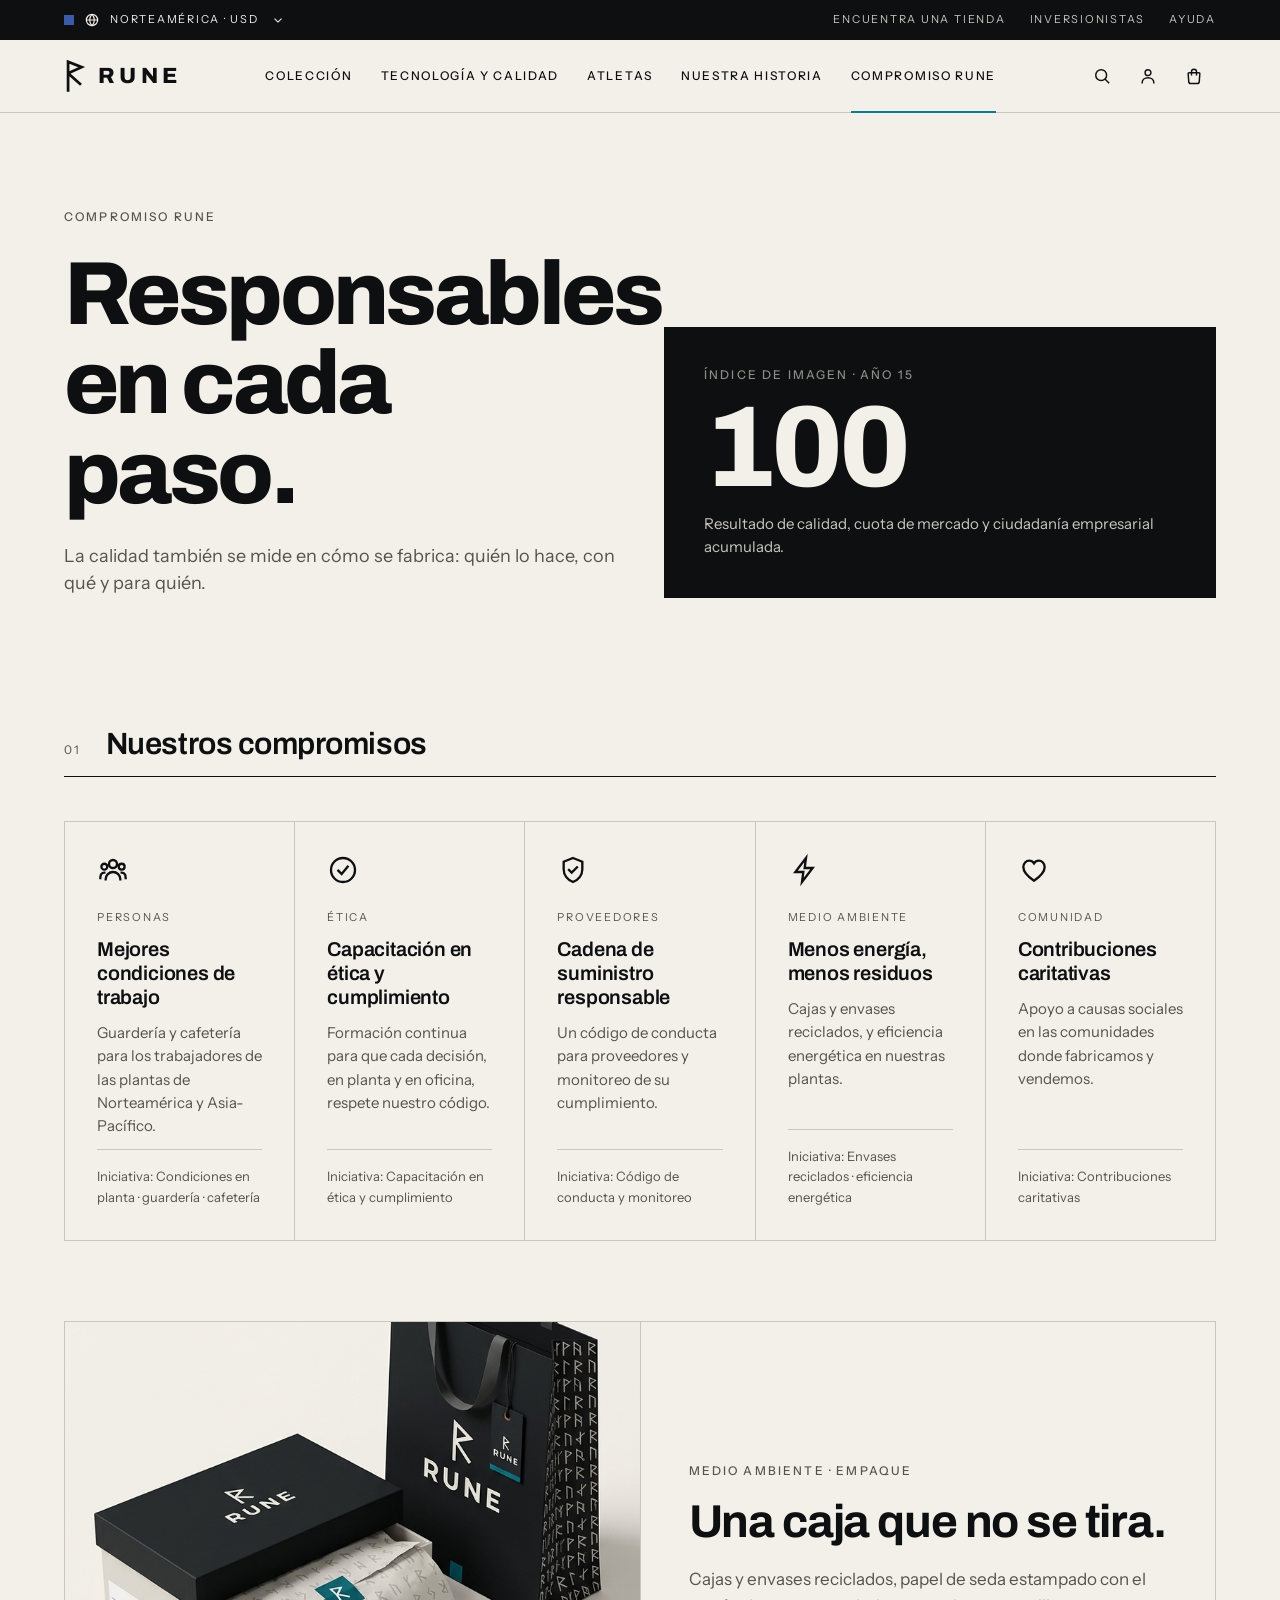
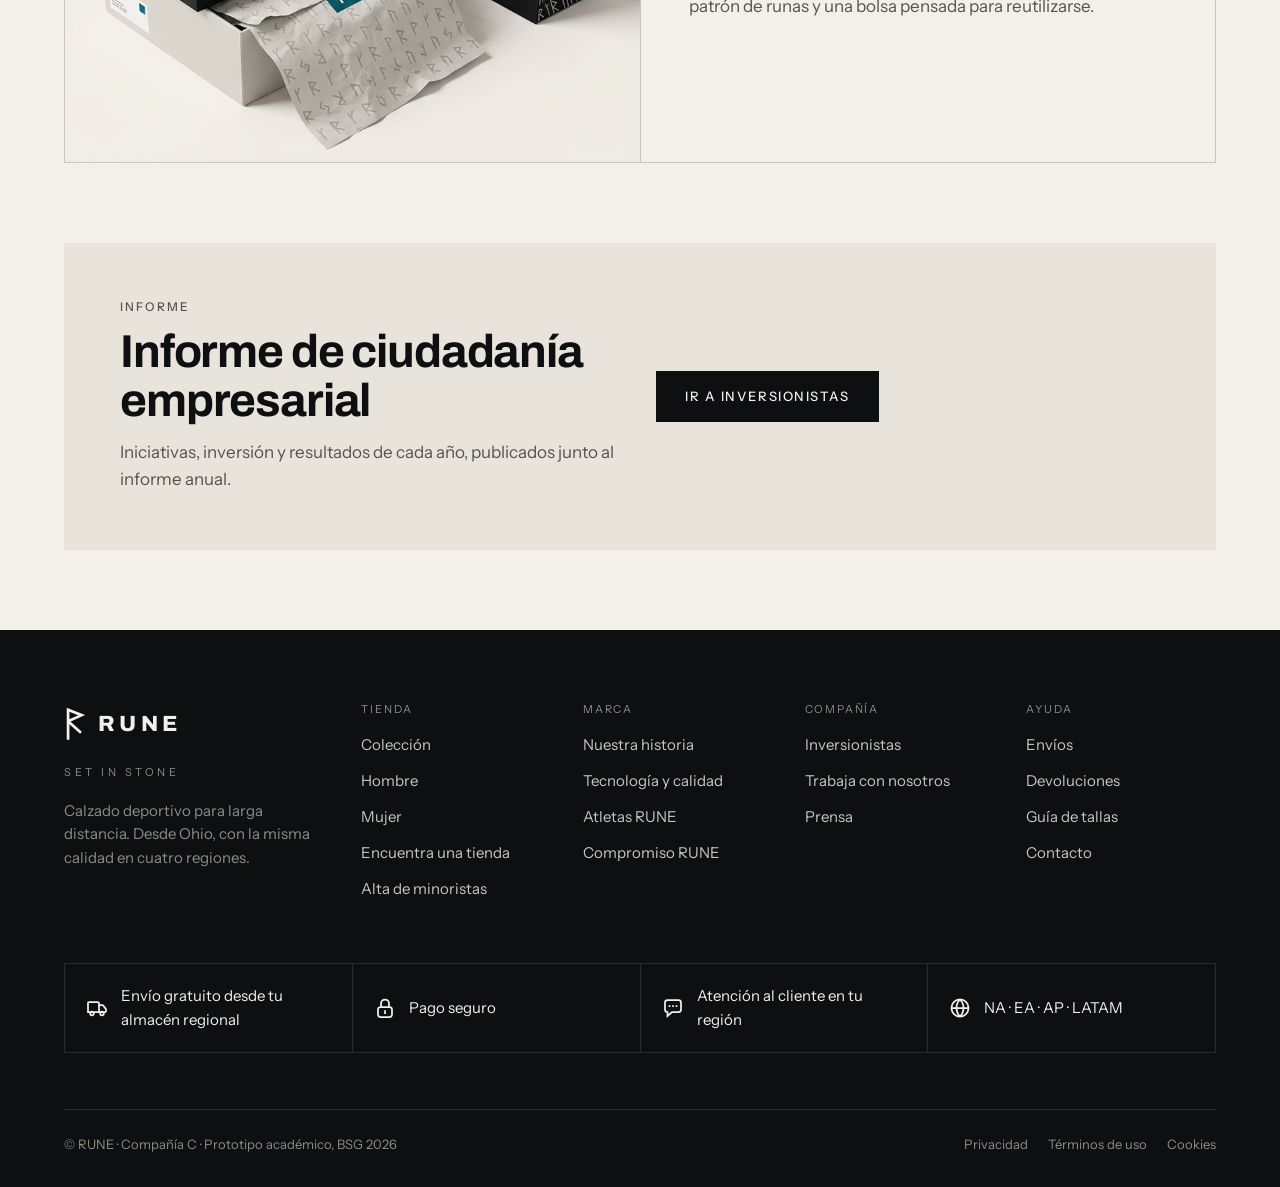
<file: compromiso.html>
<!doctype html>
<html lang="es">
<head>
<meta charset="utf-8">
<meta name="viewport" content="width=device-width, initial-scale=1">
<title>Compromiso RUNE</title>
<link rel="icon" href="img/marca/favicon.svg" type="image/svg+xml">
<link rel="stylesheet" href="css/site.css">
<style>
.idx-box { background: var(--rune-basalto); color: var(--rune-hueso); padding: 40px; display: flex; flex-direction: column; gap: 12px; }
.idx-box .v { font-family: var(--font-display); font-weight: 800; font-size: clamp(72px, 9vw, 120px); line-height: .9; letter-spacing: -0.04em; }
.pillar .detail { margin-top: auto; padding-top: 16px; border-top: 1px solid var(--border-hairline); font-size: 13px; color: var(--text-secondary); }
</style>
</head>
<body>
<div data-site-header data-active="compromiso"></div>

<main id="contenido">
  <section class="wrap" style="padding-top:96px;padding-bottom:48px">
    <div style="display:grid;grid-template-columns:repeat(auto-fit,minmax(min(100%,420px),1fr));gap:48px;align-items:end">
      <div class="stack gap-24">
        <span class="lbl muted">Compromiso RUNE</span>
        <h1 class="display">Responsables en cada paso.</h1>
        <p class="lead muted" style="max-width:48ch">La calidad también se mide en cómo se fabrica: quién lo hace, con qué y para quién.</p>
      </div>
      <div class="idx-box">
        <span class="lbl muted-inv">Índice de imagen · Año 15</span>
        <span class="v">100</span>
        <span class="small" style="color:var(--rune-ceniza)">Resultado de calidad, cuota de mercado y ciudadanía empresarial acumulada.</span>
      </div>
    </div>
  </section>

  <section class="wrap section">
    <div class="sh"><span class="idx">01</span><h2>Nuestros compromisos</h2></div>
    <div class="cells g-5" id="pillars"></div>
  </section>

  <section class="wrap section">
    <div class="cells g-2">
      <div class="photo" style="min-height:440px"><img src="img/marca/Packaging_Rune.jpg" alt="Caja RUNE con papel de seda y bolsa de papel" style="position:absolute;inset:0;object-position:50% 60%" loading="lazy"></div>
      <div class="cell" style="padding:48px;justify-content:center;gap:18px">
        <span class="lbl muted">Medio ambiente · Empaque</span>
        <h2 class="h2">Una caja que no se tira.</h2>
        <p class="muted">Cajas y envases reciclados, papel de seda estampado con el patrón de runas y una bolsa pensada para reutilizarse.</p>
      </div>
    </div>
  </section>

  <section class="wrap section section--last">
    <div class="band-muted" style="padding:clamp(32px,5vw,56px);display:grid;grid-template-columns:repeat(auto-fit,minmax(min(100%,360px),1fr));gap:32px;align-items:center">
      <div class="stack gap-12">
        <span class="lbl muted">Informe</span>
        <h2 class="h2">Informe de ciudadanía empresarial</h2>
        <p class="muted">Iniciativas, inversión y resultados de cada año, publicados junto al informe anual.</p>
      </div>
      <div><a class="btn btn--primary" href="inversionistas.html#documentos">Ir a Inversionistas</a></div>
    </div>
  </section>
</main>

<div data-site-footer></div>
<script src="js/data.js"></script>
<script src="js/site.js"></script>
<script>
(function () {
  var R = window.RUNE;
  var P = [
    ['users', 'Personas', 'Mejores condiciones de trabajo', 'Guardería y cafetería para los trabajadores de las plantas de Norteamérica y Asia-Pacífico.', 'Condiciones en planta · guardería · cafetería'],
    ['check-circle', 'Ética', 'Capacitación en ética y cumplimiento', 'Formación continua para que cada decisión, en planta y en oficina, respete nuestro código.', 'Capacitación en ética y cumplimiento'],
    ['shield-check', 'Proveedores', 'Cadena de suministro responsable', 'Un código de conducta para proveedores y monitoreo de su cumplimiento.', 'Código de conducta y monitoreo'],
    ['bolt', 'Medio ambiente', 'Menos energía, menos residuos', 'Cajas y envases reciclados, y eficiencia energética en nuestras plantas.', 'Envases reciclados · eficiencia energética'],
    ['heart', 'Comunidad', 'Contribuciones caritativas', 'Apoyo a causas sociales en las comunidades donde fabricamos y vendemos.', 'Contribuciones caritativas']
  ];
  document.getElementById('pillars').innerHTML = P.map(function (p) {
    return '<div class="cell pillar">' + R.icon(p[0], 32) + '<span class="lbl-sm muted" style="margin-top:12px">' + p[1] + '</span><span class="h4">' + p[2] + '</span><span class="small muted">' + p[3] + '</span><span class="detail">Iniciativa: ' + p[4] + '</span></div>';
  }).join('');
})();
</script>
</body>
</html>
</file>
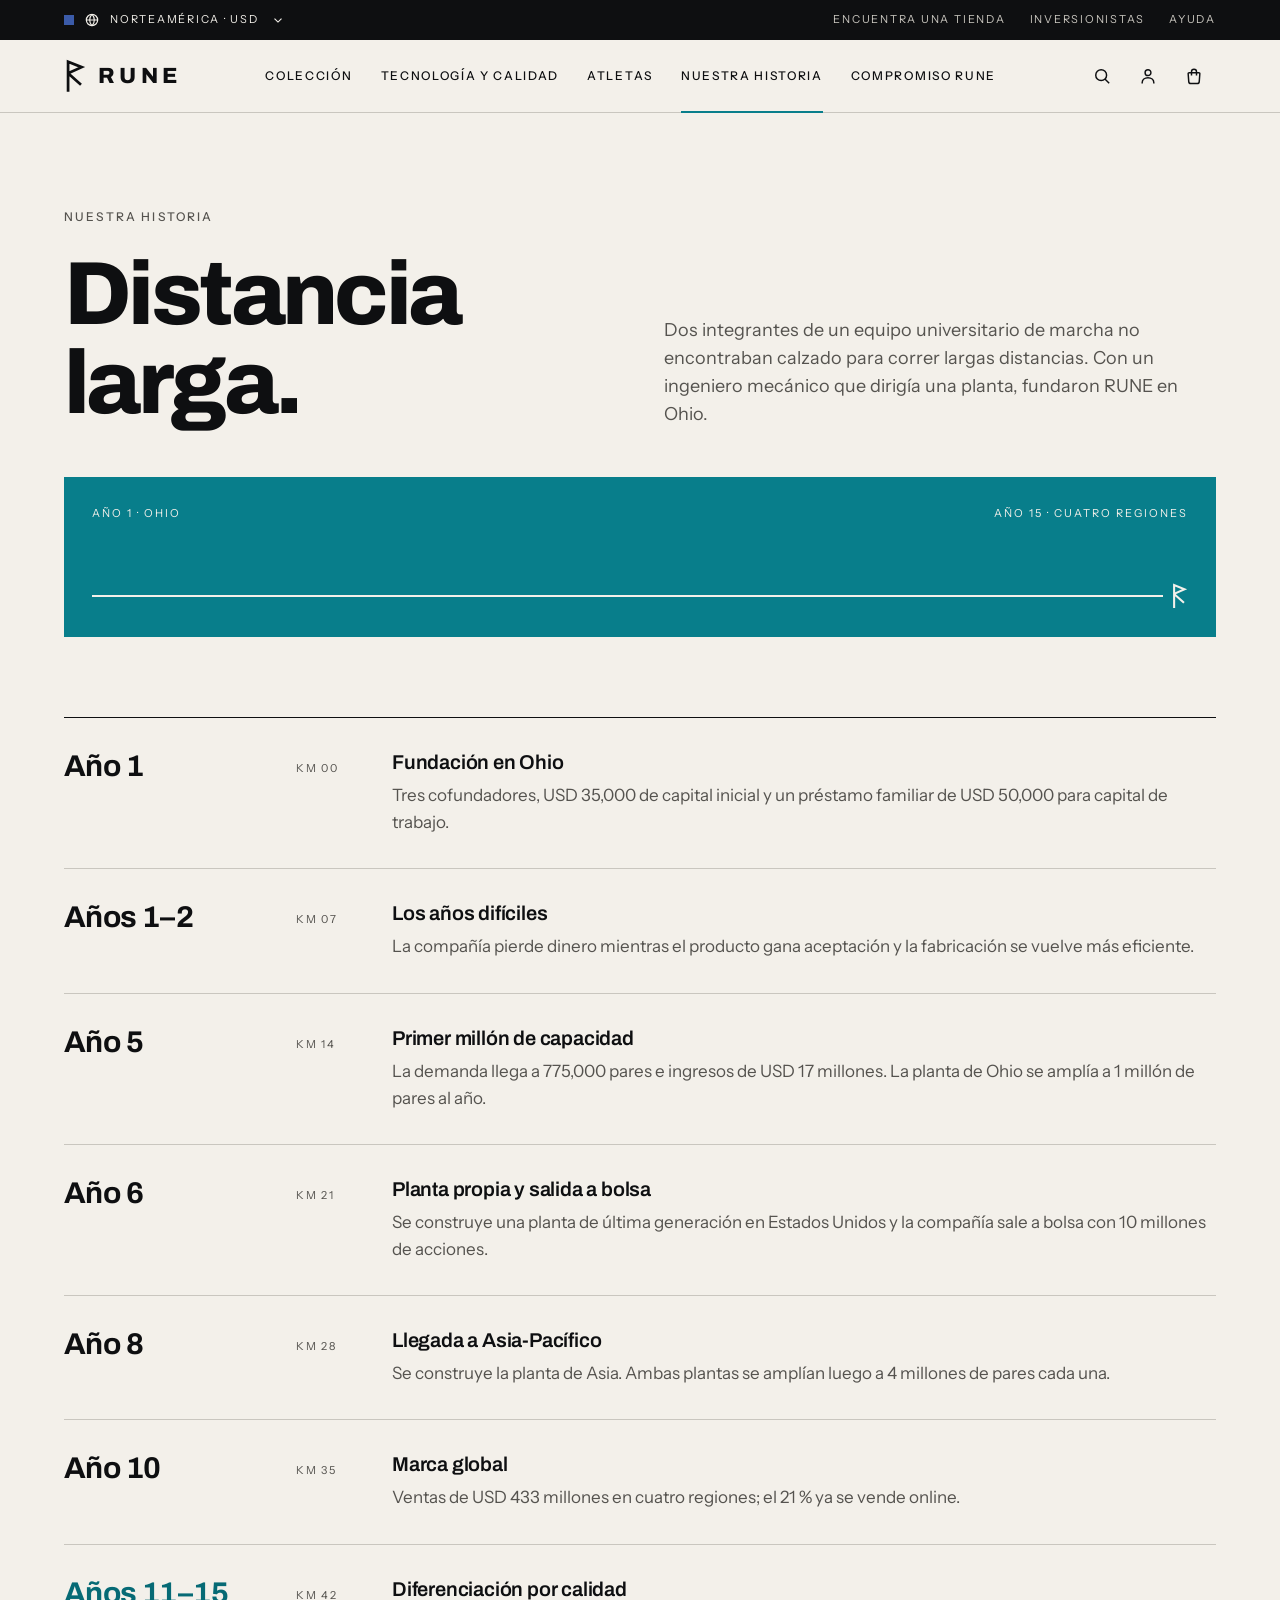
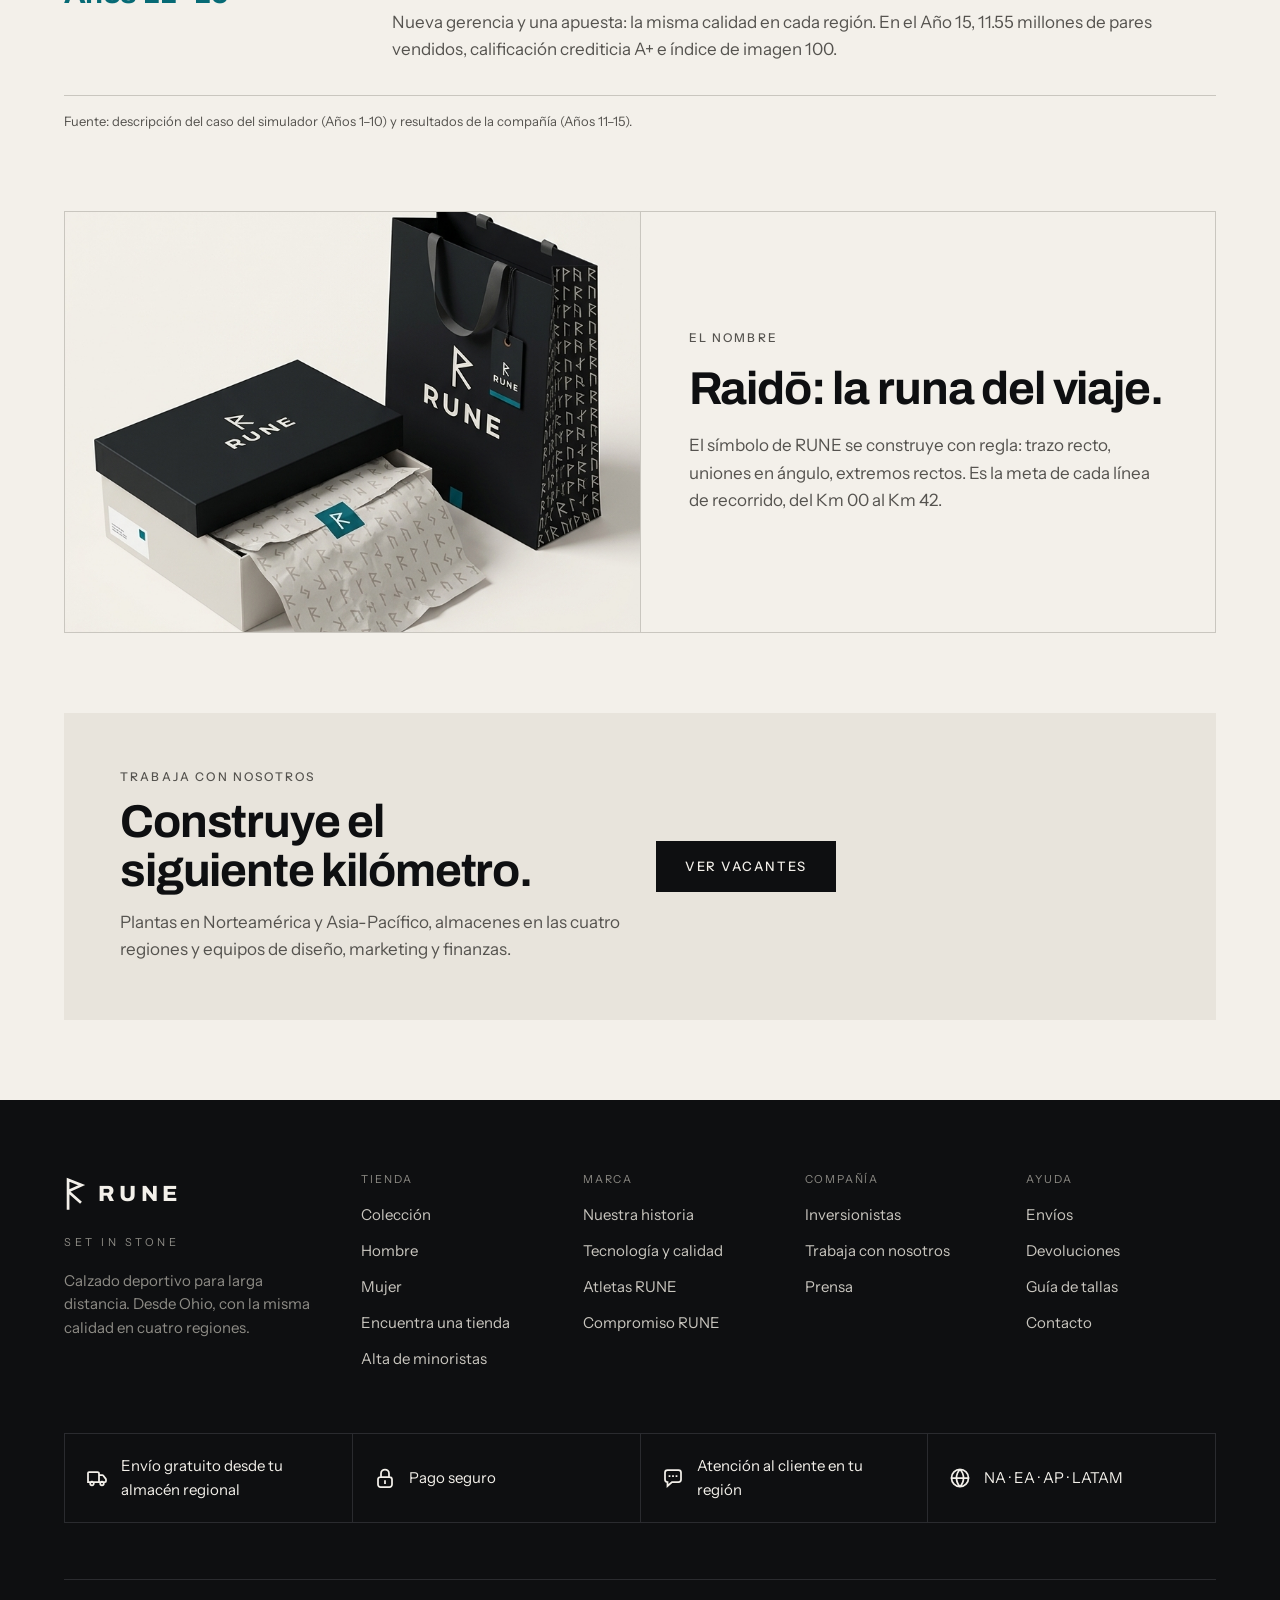
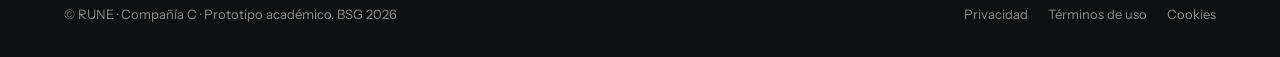
<file: historia.html>
<!doctype html>
<html lang="es">
<head>
<meta charset="utf-8">
<meta name="viewport" content="width=device-width, initial-scale=1">
<title>Nuestra historia · RUNE</title>
<link rel="icon" href="img/marca/favicon.svg" type="image/svg+xml">
<link rel="stylesheet" href="css/site.css">
<style>
.steps { list-style: none; margin: 0; padding: 0; border-top: 1px solid var(--border-strong); }
.steps li { display: grid; grid-template-columns: 200px 64px minmax(0, 1fr); gap: 12px 32px; padding: 32px 0; border-bottom: 1px solid var(--border-hairline); align-items: start; }
.steps .y { font-family: var(--font-display); font-weight: 700; font-size: 30px; letter-spacing: -0.02em; line-height: 1.1; }
.steps .km { font-size: 11px; letter-spacing: .16em; text-transform: uppercase; color: var(--text-secondary); padding-top: 10px; }
.steps li:last-child .y { color: var(--petroleo-ui); }
@media (max-width: 760px) { .steps li { grid-template-columns: 1fr; gap: 8px; } .steps .km { padding-top: 0; } }
</style>
</head>
<body>
<div data-site-header data-active="historia"></div>

<main id="contenido">
  <section class="wrap" style="padding-top:96px;padding-bottom:48px">
    <div class="split" style="align-items:end">
      <div class="stack gap-24">
        <span class="lbl muted">Nuestra historia</span>
        <h1 class="display">Distancia larga.</h1>
      </div>
      <p class="lead muted">Dos integrantes de un equipo universitario de marcha no encontraban calzado para correr largas distancias. Con un ingeniero mecánico que dirigía una planta, fundaron RUNE en Ohio.</p>
    </div>
  </section>

  <section class="wrap">
    <div class="route acc-global" style="min-height:160px">
      <div class="marks"><span>Año 1 · Ohio</span><span>Año 15 · Cuatro regiones</span></div>
      <div class="rl"><i></i><span data-symbol></span></div>
    </div>
  </section>

  <section class="wrap section">
    <ol class="steps" id="steps"></ol>
    <p class="caption" style="margin-top:16px">Fuente: descripción del caso del simulador (Años 1–10) y resultados de la compañía (Años 11–15).</p>
  </section>

  <section class="wrap section">
    <div class="cells g-2">
      <div class="photo" style="min-height:420px"><img src="img/marca/Packaging_Rune.jpg" alt="Caja y bolsa RUNE con el patrón de runas" style="position:absolute;inset:0" loading="lazy"></div>
      <div class="cell" style="padding:48px;justify-content:center;gap:18px">
        <span class="lbl muted">El nombre</span>
        <h2 class="h2">Raidō: la runa del viaje.</h2>
        <p class="muted">El símbolo de RUNE se construye con regla: trazo recto, uniones en ángulo, extremos rectos. Es la meta de cada línea de recorrido, del Km 00 al Km 42.</p>
      </div>
    </div>
  </section>

  <section id="equipo" class="wrap section section--last">
    <div class="band-muted" style="padding:clamp(32px,5vw,56px);display:grid;grid-template-columns:repeat(auto-fit,minmax(min(100%,360px),1fr));gap:32px;align-items:center">
      <div class="stack gap-12">
        <span class="lbl muted">Trabaja con nosotros</span>
        <h2 class="h2">Construye el siguiente kilómetro.</h2>
        <p class="muted">Plantas en Norteamérica y Asia-Pacífico, almacenes en las cuatro regiones y equipos de diseño, marketing y finanzas.</p>
      </div>
      <div><a class="btn btn--primary" href="ayuda.html#contacto">Ver vacantes</a></div>
    </div>
  </section>
</main>

<div data-site-footer></div>
<script src="js/data.js"></script>
<script src="js/site.js"></script>
<script>
(function () {
  var steps = [
    ['Año 1', 'Fundación en Ohio', 'Tres cofundadores, USD 35,000 de capital inicial y un préstamo familiar de USD 50,000 para capital de trabajo.'],
    ['Años 1–2', 'Los años difíciles', 'La compañía pierde dinero mientras el producto gana aceptación y la fabricación se vuelve más eficiente.'],
    ['Año 5', 'Primer millón de capacidad', 'La demanda llega a 775,000 pares e ingresos de USD 17 millones. La planta de Ohio se amplía a 1 millón de pares al año.'],
    ['Año 6', 'Planta propia y salida a bolsa', 'Se construye una planta de última generación en Estados Unidos y la compañía sale a bolsa con 10 millones de acciones.'],
    ['Año 8', 'Llegada a Asia-Pacífico', 'Se construye la planta de Asia. Ambas plantas se amplían luego a 4 millones de pares cada una.'],
    ['Año 10', 'Marca global', 'Ventas de USD 433 millones en cuatro regiones; el 21 % ya se vende online.'],
    ['Años 11–15', 'Diferenciación por calidad', 'Nueva gerencia y una apuesta: la misma calidad en cada región. En el Año 15, 11.55 millones de pares vendidos, calificación crediticia A+ e índice de imagen 100.']
  ];
  document.getElementById('steps').innerHTML = steps.map(function (s, i) {
    return '<li><span class="y">' + s[0] + '</span><span class="km">Km ' + String(i * 7).padStart(2, '0') + '</span><div class="stack gap-8"><span class="h4">' + s[1] + '</span><span class="muted">' + s[2] + '</span></div></li>';
  }).join('');
})();
</script>
</body>
</html>
</file>
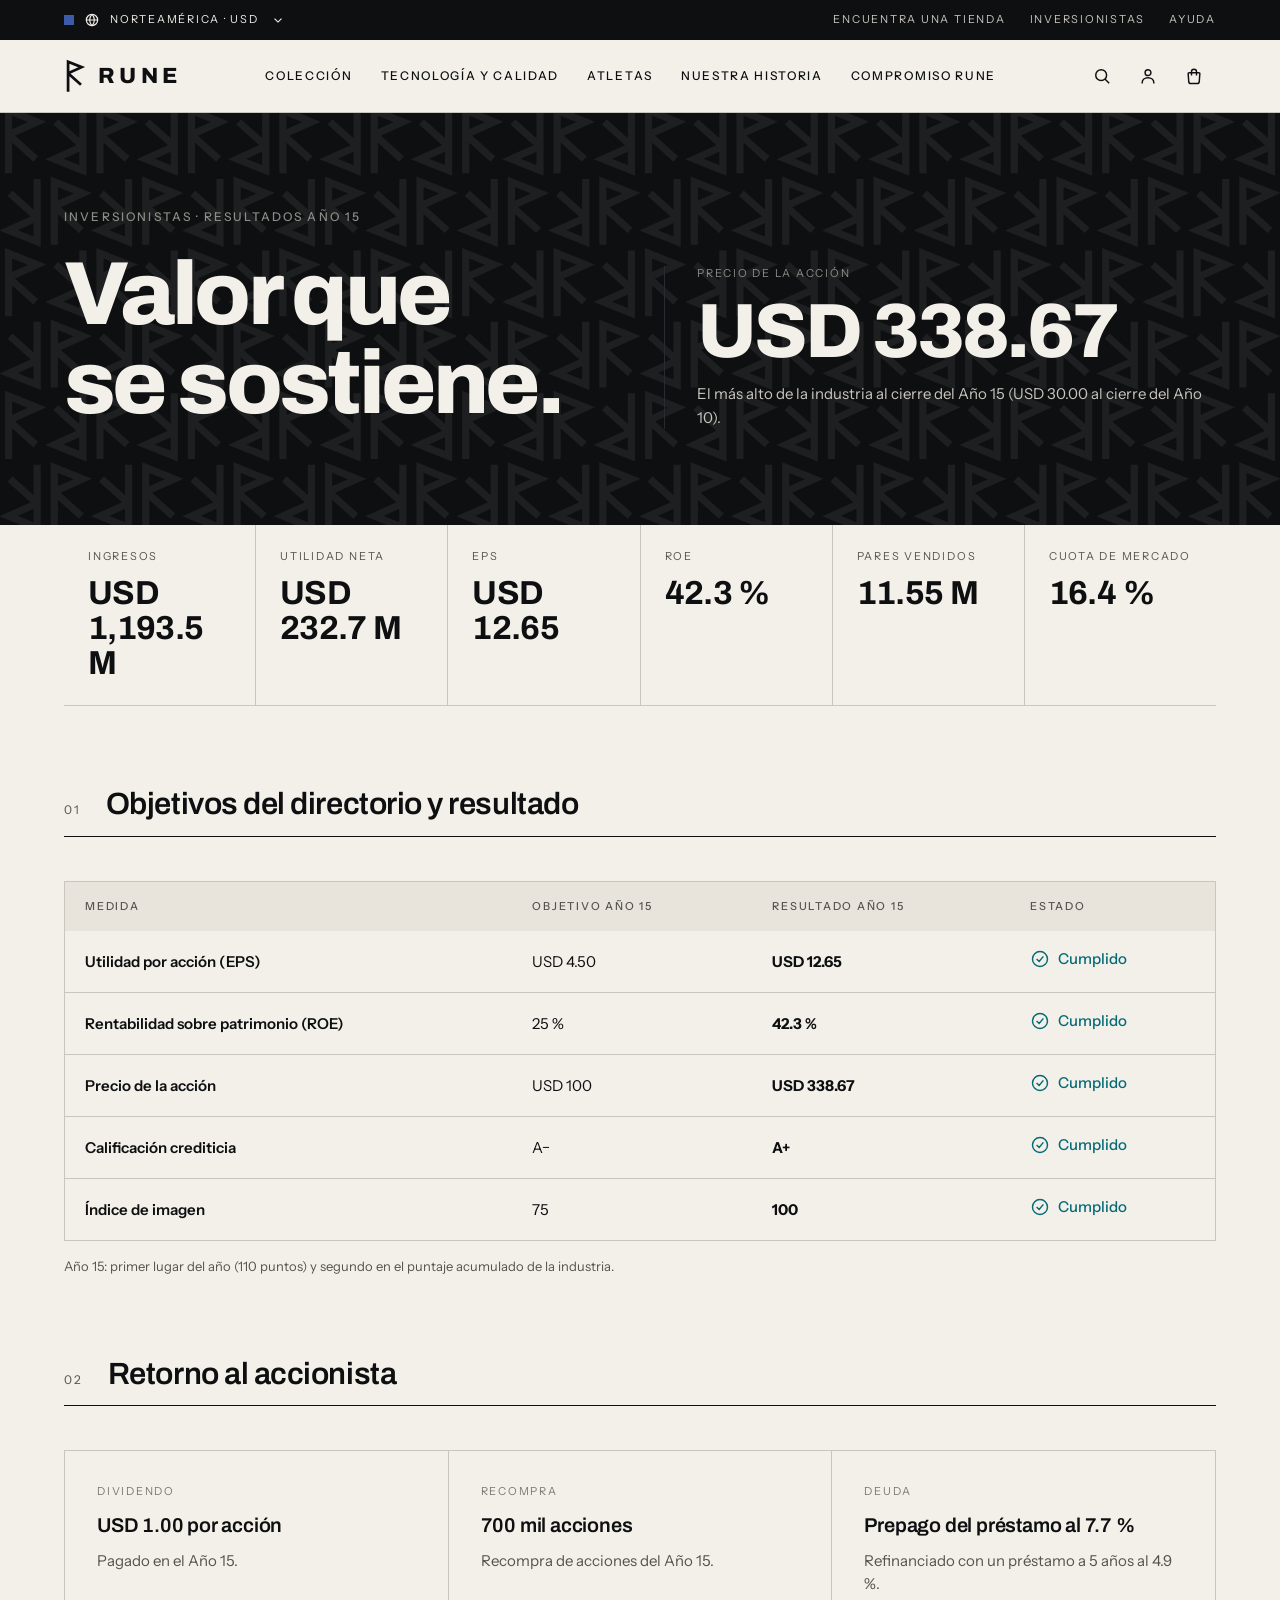
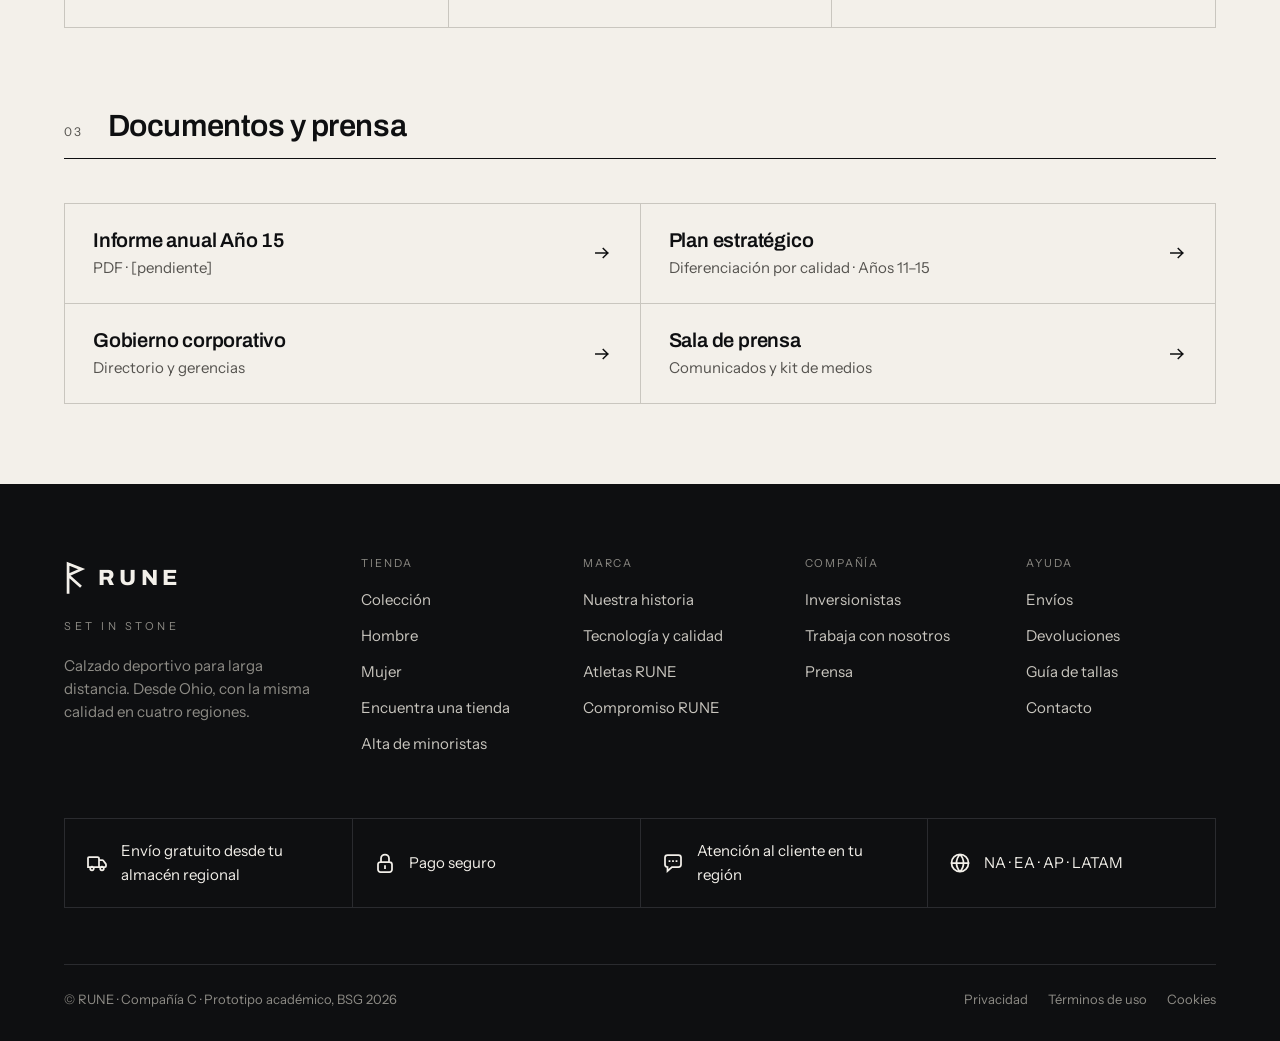
<file: inversionistas.html>
<!doctype html>
<html lang="es">
<head>
<meta charset="utf-8">
<meta name="viewport" content="width=device-width, initial-scale=1">
<title>Inversionistas · RUNE</title>
<link rel="icon" href="img/marca/favicon.svg" type="image/svg+xml">
<link rel="stylesheet" href="css/site.css">
<style>
.kpi .v { font-family: var(--font-display); font-weight: 700; font-size: clamp(28px, 2.6vw, 36px); letter-spacing: -0.02em; line-height: 1.05; }
.ok { display: inline-flex; align-items: center; gap: 8px; color: var(--petroleo-ui); font-weight: 500; }
.doc { display: flex; justify-content: space-between; align-items: center; gap: 16px; padding: 24px 28px; text-decoration: none; }
.doc:hover { box-shadow: inset 0 0 0 1px var(--border-strong); }
.doc:hover .ico { transform: translateX(3px); }
.doc .ico { transition: transform var(--dur-base) var(--ease-out); }
section[id] { scroll-margin-top: 140px; }
</style>
</head>
<body>
<div data-site-header data-active="inversionistas"></div>

<main id="contenido">
  <section class="band-dark on-dark">
    <div data-pattern data-cols="28" data-rows="6"></div>
    <div class="wrap band-pad" style="position:relative;display:grid;grid-template-columns:repeat(auto-fit,minmax(min(100%,420px),1fr));gap:48px;align-items:end">
      <div class="stack gap-24">
        <span class="lbl muted-inv">Inversionistas · Resultados Año 15</span>
        <h1 class="display">Valor que se sostiene.</h1>
      </div>
      <div class="stack gap-12" style="border-left:1px solid var(--rune-grafito);padding-left:32px">
        <span class="lbl-sm muted-inv">Precio de la acción</span>
        <span class="display" style="font-size:clamp(48px,6vw,80px)">USD 338.67</span>
        <span class="small" style="color:var(--rune-ceniza)">El más alto de la industria al cierre del Año 15 (USD 30.00 al cierre del Año 10).</span>
      </div>
    </div>
  </section>

  <section class="wrap">
    <div class="cells cells--flush" style="grid-template-columns:repeat(auto-fit,minmax(min(100%,190px),1fr))" id="kpis"></div>
  </section>

  <section class="wrap section">
    <div class="sh"><span class="idx">01</span><h2>Objetivos del directorio y resultado</h2></div>
    <div class="table-box">
      <table class="t">
        <thead><tr><th scope="col">Medida</th><th scope="col">Objetivo Año 15</th><th scope="col">Resultado Año 15</th><th scope="col">Estado</th></tr></thead>
        <tbody id="targets"></tbody>
      </table>
    </div>
    <p class="caption" style="margin-top:16px">Año 15: primer lugar del año (110 puntos) y segundo en el puntaje acumulado de la industria.</p>
  </section>

  <section class="wrap section">
    <div class="sh"><span class="idx">02</span><h2>Retorno al accionista</h2></div>
    <div class="cells g-3">
      <div class="card"><span class="k">Dividendo</span><span class="t">USD 1.00 por acción</span><span class="d">Pagado en el Año 15.</span></div>
      <div class="card"><span class="k">Recompra</span><span class="t">700 mil acciones</span><span class="d">Recompra de acciones del Año 15.</span></div>
      <div class="card"><span class="k">Deuda</span><span class="t">Prepago del préstamo al 7.7 %</span><span class="d">Refinanciado con un préstamo a 5 años al 4.9 %.</span></div>
    </div>
  </section>

  <section id="documentos" class="wrap section section--last">
    <div class="sh"><span class="idx">03</span><h2>Documentos y prensa</h2></div>
    <div class="cells g-2" id="docs"></div>
  </section>
</main>

<div data-site-footer></div>
<script src="js/data.js"></script>
<script src="js/site.js"></script>
<script>
(function () {
  var R = window.RUNE;
  var k = [['Ingresos', 'USD 1,193.5 M'], ['Utilidad neta', 'USD 232.7 M'], ['EPS', 'USD 12.65'], ['ROE', '42.3 %'], ['Pares vendidos', '11.55 M'], ['Cuota de mercado', '16.4 %']];
  document.getElementById('kpis').innerHTML = k.map(function (x) { return '<div class="cell cell--sm kpi"><span class="lbl-sm muted">' + x[0] + '</span><span class="v">' + x[1] + '</span></div>'; }).join('');
  var t = [['Utilidad por acción (EPS)', 'USD 4.50', 'USD 12.65'], ['Rentabilidad sobre patrimonio (ROE)', '25 %', '42.3 %'], ['Precio de la acción', 'USD 100', 'USD 338.67'], ['Calificación crediticia', 'A−', 'A+'], ['Índice de imagen', '75', '100']];
  document.getElementById('targets').innerHTML = t.map(function (x) { return '<tr><th scope="row">' + x[0] + '</th><td>' + x[1] + '</td><td><strong>' + x[2] + '</strong></td><td><span class="ok">' + R.icon('check-circle', 20) + 'Cumplido</span></td></tr>'; }).join('');
  var d = [['Informe anual Año 15', 'PDF · [pendiente]'], ['Plan estratégico', 'Diferenciación por calidad · Años 11–15'], ['Gobierno corporativo', 'Directorio y gerencias'], ['Sala de prensa', 'Comunicados y kit de medios']];
  document.getElementById('docs').innerHTML = d.map(function (x) { return '<a class="doc" href="#documentos"><span class="stack" style="gap:4px"><span class="h4">' + x[0] + '</span><span class="small muted">' + x[1] + '</span></span>' + R.icon('arrow-right', 20) + '</a>'; }).join('');
})();
</script>
</body>
</html>
</file>
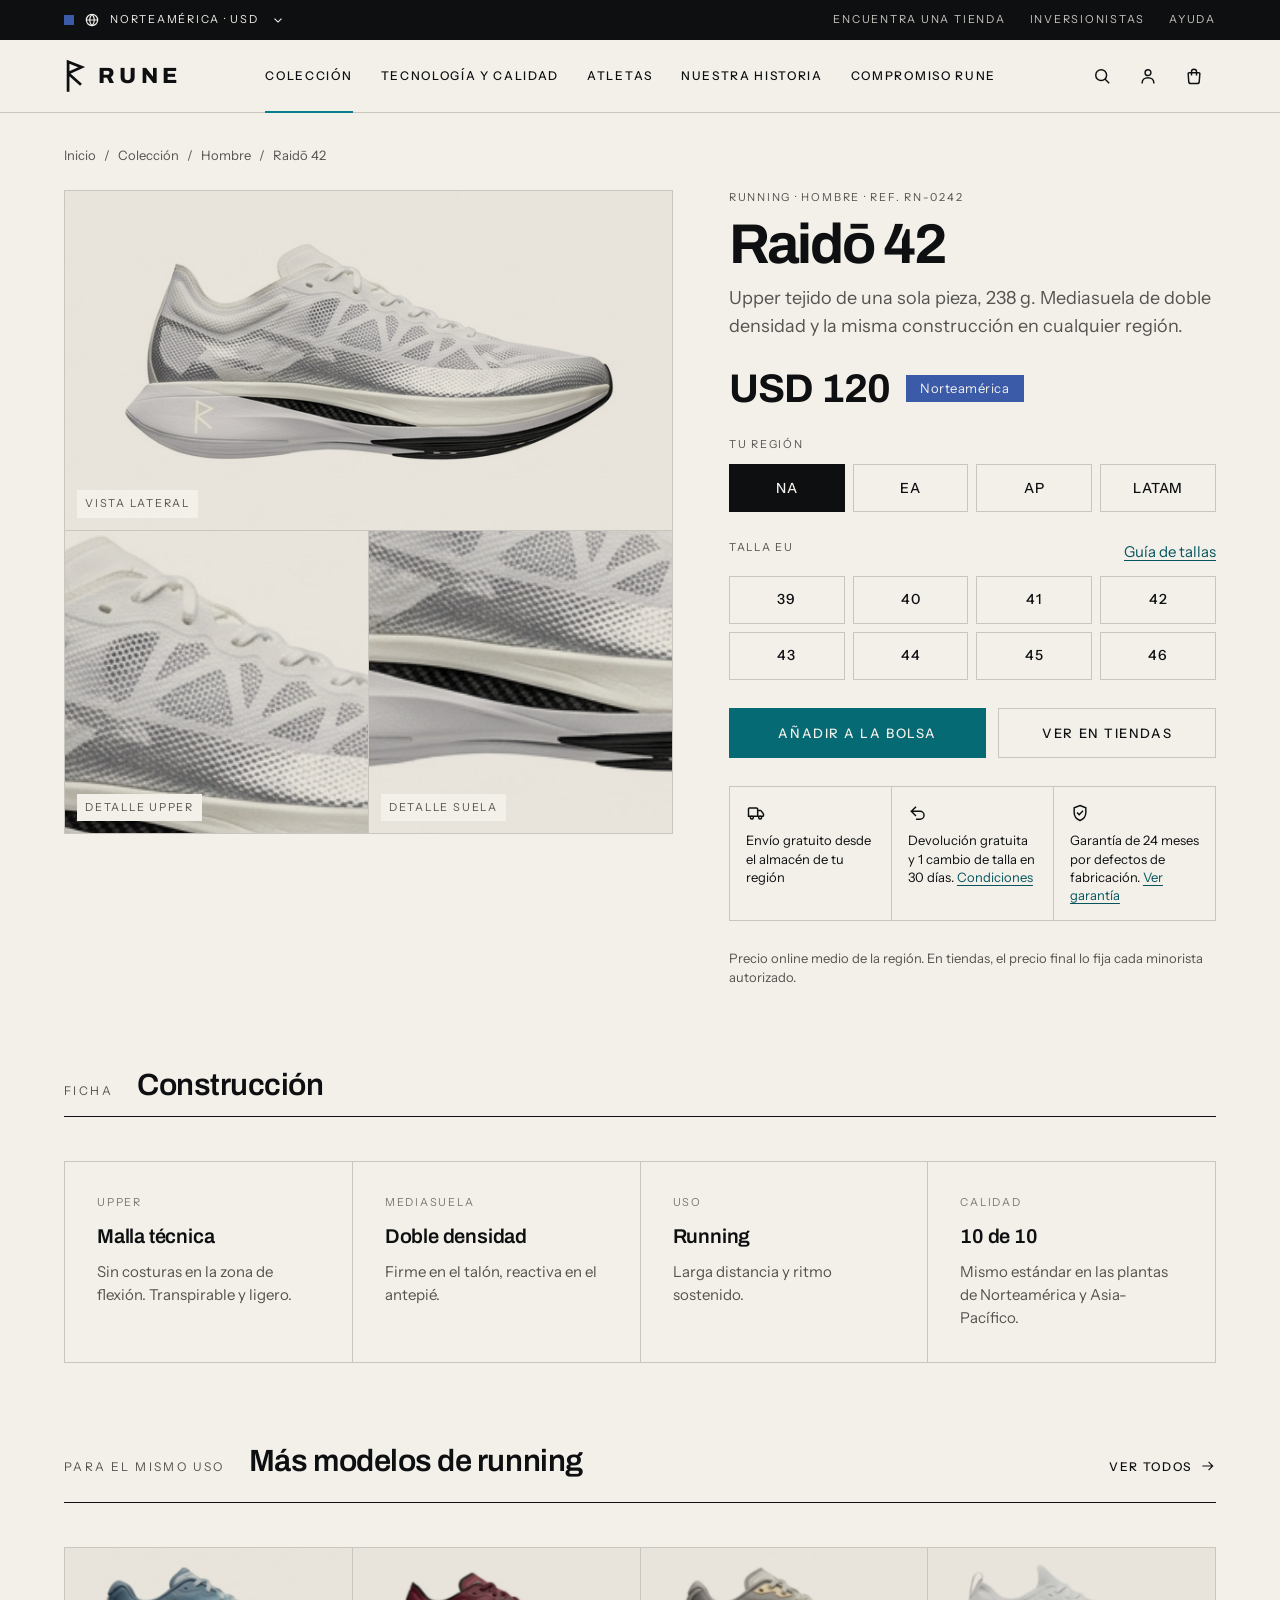
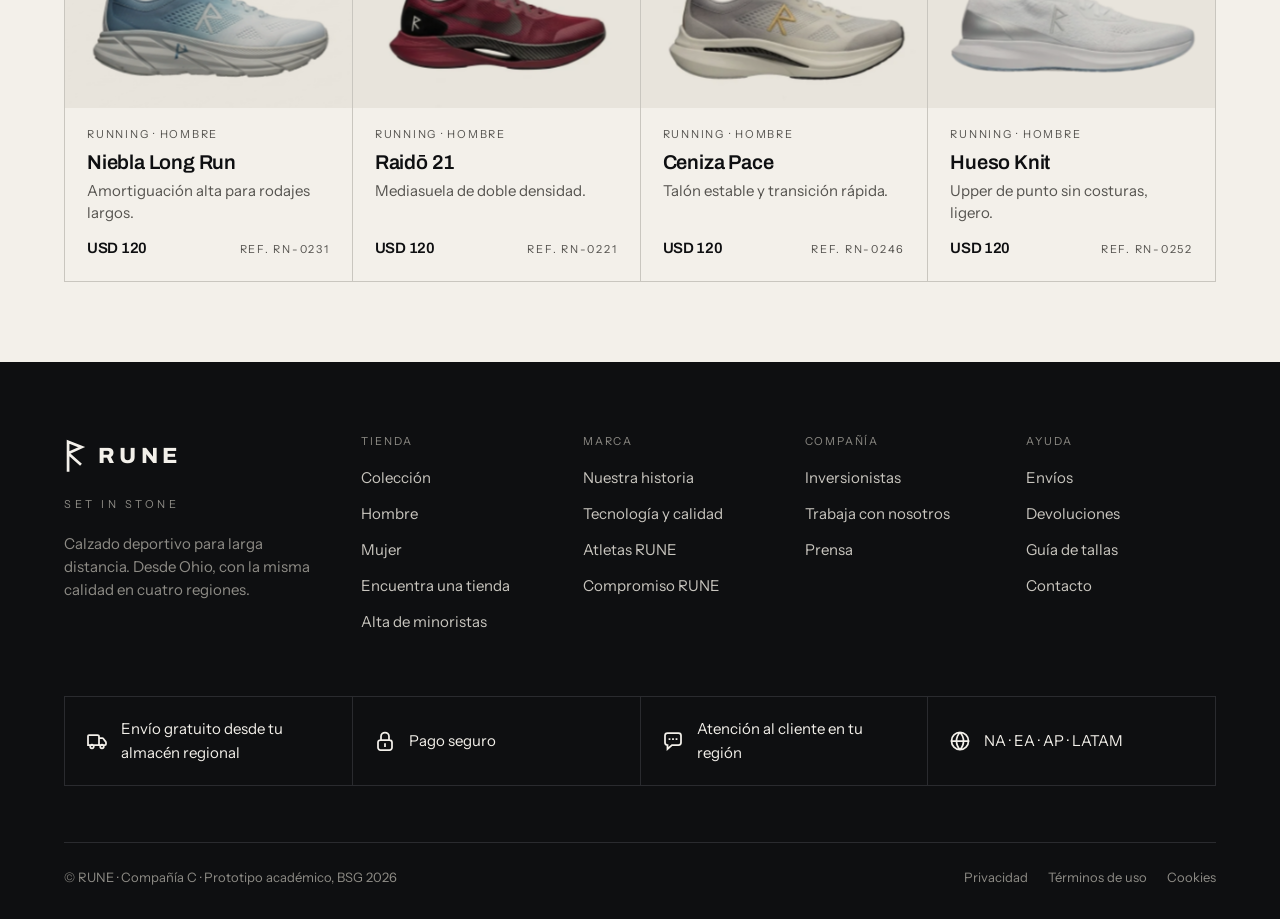
<file: producto.html>
<!doctype html>
<html lang="es">
<head>
<meta charset="utf-8">
<meta name="viewport" content="width=device-width, initial-scale=1">
<title>Producto · RUNE</title>
<link rel="icon" href="img/marca/favicon.svg" type="image/svg+xml">
<link rel="stylesheet" href="css/site.css">
<style>
.pdp { display: grid; grid-template-columns: minmax(0, 1.25fr) minmax(360px, 1fr); gap: 56px; align-items: start; }
@media (max-width: 1000px) { .pdp { grid-template-columns: 1fr; gap: 32px; } }
.gallery { display: grid; grid-template-columns: repeat(2, minmax(0, 1fr)); gap: 1px; background: var(--rune-ceniza); border: 1px solid var(--rune-ceniza); }
.gallery .main { grid-column: 1 / -1; aspect-ratio: 688 / 384; }
.gallery .main img { transform: scale(1.06); }
.gallery .detail { aspect-ratio: 1 / 1; }
.gallery .detail img { object-fit: cover; }
.gallery .cap { position: absolute; left: 12px; bottom: 12px; font-size: 11px; letter-spacing: .16em; text-transform: uppercase; color: var(--text-secondary); background: var(--bg-page); padding: 5px 8px; z-index: 1; }
.buy { position: sticky; top: calc(var(--sticky-top, 112px) + 24px); display: flex; flex-direction: column; gap: 28px; }
@media (max-width: 1000px) { .buy { position: static; } }
.opt-grid { display: grid; gap: 8px; }
.opt-grid.r4 { grid-template-columns: repeat(4, minmax(0, 1fr)); }
.opt-grid.sizes { grid-template-columns: repeat(4, minmax(0, 1fr)); }
.opt { min-height: 48px; border: 1px solid var(--border-hairline); background: transparent; color: var(--text-primary); font-size: 14px; font-weight: 500; letter-spacing: .06em; cursor: pointer; border-radius: 0; transition: border-color var(--dur-fast) var(--ease-out); }
.opt:hover { border-color: var(--border-strong); }
.opt[aria-pressed="true"] { background: var(--rune-basalto); border-color: var(--rune-basalto); color: var(--rune-hueso); }
.opt-grid.err .opt { border-color: var(--text-danger); }
fieldset { border: 0; margin: 0; padding: 0; min-width: 0; }
legend { padding: 0; margin-bottom: 12px; width: 100%; display: flex; justify-content: space-between; }
.price { font-family: var(--font-display); font-weight: 700; font-size: 40px; letter-spacing: -0.02em; line-height: 1; }
.perks { display: grid; grid-template-columns: repeat(3, minmax(0, 1fr)); gap: 1px; background: var(--rune-ceniza); border: 1px solid var(--rune-ceniza); }
.perks > div { background: var(--bg-page); padding: 16px; display: flex; flex-direction: column; gap: 8px; font-size: 13px; line-height: 1.4; }
</style>
</head>
<body>
<div data-site-header data-active="coleccion"></div>

<main id="contenido">
  <section class="wrap" style="padding-top:32px">
    <nav class="crumbs" aria-label="Ruta"><a href="index.html">Inicio</a><span aria-hidden="true">/</span><a href="coleccion.html">Colección</a><span aria-hidden="true">/</span><a id="crumb-g" href="coleccion.html"></a><span aria-hidden="true">/</span><span aria-current="page" id="crumb"></span></nav>
  </section>

  <section class="wrap" style="padding-top:24px">
    <div class="pdp">
      <div class="gallery">
        <div class="stage main"><img id="img-main" src="" alt="" width="688" height="384"><span class="cap">Vista lateral</span></div>
        <div class="stage detail"><img id="img-upper" src="" alt="" style="transform:scale(2.1);transform-origin:52% 32%"><span class="cap">Detalle upper</span></div>
        <div class="stage detail"><img id="img-sole" src="" alt="" style="transform:scale(2.1);transform-origin:40% 76%"><span class="cap">Detalle suela</span></div>
      </div>

      <div class="buy">
        <div class="stack gap-12">
          <span class="lbl-sm muted" id="meta"></span>
          <h1 class="h1" id="name" style="font-size:clamp(40px,4.4vw,56px)"></h1>
          <p class="lead muted" id="spec"></p>
        </div>

        <div class="row-between" style="justify-content:flex-start;gap:16px">
          <span class="price" data-price></span>
          <span class="tag tag--acc" data-region-name></span>
        </div>

        <fieldset>
          <legend><span class="lbl-sm muted">Tu región</span></legend>
          <div class="opt-grid r4" id="regions"></div>
        </fieldset>

        <fieldset>
          <legend><span class="lbl-sm muted">Talla EU</span><a class="link small" href="ayuda.html#tallas">Guía de tallas</a></legend>
          <div class="opt-grid sizes" id="sizes"></div>
          <p class="small" id="size-err" style="color:var(--text-danger);margin-top:10px" hidden>Elige una talla para continuar.</p>
        </fieldset>

        <div class="btns">
          <button type="button" class="btn btn--accent" id="add" style="flex:1 1 220px">Añadir a la bolsa</button>
          <a class="btn btn--secondary" href="tiendas.html" style="flex:1 1 180px">Ver en tiendas</a>
        </div>
        <div class="status" role="status" id="added" hidden><span data-icon="check-circle" data-size="20"></span><span id="added-txt"></span><button type="button" class="link" id="see-bag" style="background:none;border:0;cursor:pointer;margin-left:auto;padding:0;min-height:32px">Ver bolsa</button></div>

        <div class="perks">
          <div><span data-icon="truck" data-size="20"></span>Envío gratuito desde el almacén de tu región</div>
          <div><span data-icon="return" data-size="20"></span><span>Devolución gratuita y 1 cambio de talla en 30 días. <a class="link" href="ayuda.html#devoluciones">Condiciones</a></span></div>
          <div><span data-icon="shield-check" data-size="20"></span><span>Garantía de 24 meses por defectos de fabricación. <a class="link" href="ayuda.html#garantia">Ver garantía</a></span></div>
        </div>
        <p class="caption">Precio online medio de la región. En tiendas, el precio final lo fija cada minorista autorizado.</p>
      </div>
    </div>
  </section>

  <section class="wrap section">
    <div class="sh"><span class="idx">Ficha</span><h2>Construcción</h2></div>
    <div class="cells g-4">
      <div class="card"><span class="k">Upper</span><span class="t" id="c-upper"></span><span class="d">Sin costuras en la zona de flexión. Transpirable y ligero.</span></div>
      <div class="card"><span class="k">Mediasuela</span><span class="t">Doble densidad</span><span class="d">Firme en el talón, reactiva en el antepié.</span></div>
      <div class="card"><span class="k">Uso</span><span class="t" id="c-use"></span><span class="d" id="c-use-d"></span></div>
      <div class="card"><span class="k">Calidad</span><span class="t">10 de 10</span><span class="d">Mismo estándar en las plantas de Norteamérica y Asia-Pacífico.</span></div>
    </div>
  </section>

  <section class="wrap section section--last">
    <div class="sh"><span class="idx">Para el mismo uso</span><h2 id="rel-title">También te puede interesar</h2><a class="link-arrow aside" id="rel-link" href="coleccion.html">Ver todos <span data-icon="arrow-right" data-size="16"></span></a></div>
    <div class="cells g-4" id="related"></div>
  </section>
</main>

<div data-site-footer></div>

<script src="js/data.js"></script>
<script src="js/site.js"></script>
<script>
(function () {
  var R = window.RUNE, D = R.data;
  var p = R.byId((R.params.get('ref') || '').toLowerCase()) || D.products[0];
  var use = D.uses.filter(function (u) { return u.key === p.use; })[0];
  var size = null;
  var sizes = p.gender === 'Mujer' ? ['35', '36', '37', '38', '39', '40', '41', '42'] : ['39', '40', '41', '42', '43', '44', '45', '46'];

  document.title = p.name + ' · RUNE';
  ['img-main', 'img-upper', 'img-sole'].forEach(function (id) { document.getElementById(id).src = p.img; });
  document.getElementById('img-main').alt = p.name + ', vista lateral';
  document.getElementById('crumb').textContent = p.name;
  var cg = document.getElementById('crumb-g'); cg.textContent = p.gender; cg.href = 'coleccion.html?genero=' + p.gender.toLowerCase();
  document.getElementById('meta').textContent = p.use + ' · ' + p.gender + ' · Ref. ' + p.ref;
  document.getElementById('name').textContent = p.name;
  document.getElementById('spec').textContent = p.spec + ' Mediasuela de doble densidad y la misma construcción en cualquier región.';
  document.getElementById('c-upper').textContent = /punto|knit/i.test(p.spec + p.name) ? 'Punto de una sola pieza' : /piel|ante/i.test(p.spec) ? 'Piel y malla' : 'Malla técnica';
  document.getElementById('c-use').textContent = p.use;
  document.getElementById('c-use-d').textContent = use.desc;

  var regEl = document.getElementById('regions');
  function drawRegions() {
    var cur = R.region().key;
    regEl.innerHTML = D.regions.map(function (r) {
      return '<button type="button" class="opt" data-k="' + r.key + '" aria-pressed="' + (r.key === cur) + '" aria-label="' + r.name + '">' + r.code + '</button>';
    }).join('');
  }
  regEl.addEventListener('click', function (e) { var b = e.target.closest('[data-k]'); if (b) R.setRegion(b.getAttribute('data-k')); });
  document.addEventListener('rune:region', drawRegions);
  drawRegions();

  var sizeEl = document.getElementById('sizes');
  function drawSizes() {
    sizeEl.innerHTML = sizes.map(function (s) { return '<button type="button" class="opt" data-s="' + s + '" aria-pressed="' + (s === size) + '">' + s + '</button>'; }).join('');
  }
  sizeEl.addEventListener('click', function (e) {
    var b = e.target.closest('[data-s]'); if (!b) return;
    size = b.getAttribute('data-s'); sizeEl.classList.remove('err'); document.getElementById('size-err').hidden = true;
    document.getElementById('added').hidden = true; drawSizes();
  });
  drawSizes();

  document.getElementById('add').addEventListener('click', function () {
    if (!size) { sizeEl.classList.add('err'); document.getElementById('size-err').hidden = false; return; }
    R.addToBag(p.id, size);
    document.getElementById('added-txt').textContent = p.name + ' · talla EU ' + size + ' añadida a tu bolsa.';
    document.getElementById('added').hidden = false;
  });
  document.getElementById('see-bag').addEventListener('click', function (e) { e.stopPropagation(); R.openBag(); });

  var rel = D.products.filter(function (x) { return x.use === p.use && x.id !== p.id; })
    .sort(function (a, b) { return (a.gender === p.gender ? 0 : 1) - (b.gender === p.gender ? 0 : 1) || a.order - b.order; }).slice(0, 4);
  document.getElementById('related').innerHTML = rel.map(function (x) { return R.productCard(x); }).join('');
  document.getElementById('rel-title').textContent = 'Más modelos de ' + p.use.toLowerCase();
  document.getElementById('rel-link').href = 'coleccion.html?uso=' + encodeURIComponent(p.use);

  var hdr = document.querySelector('.site-header');
  if (hdr) document.documentElement.style.setProperty('--sticky-top', hdr.offsetHeight + 'px');
})();
</script>
</body>
</html>
</file>
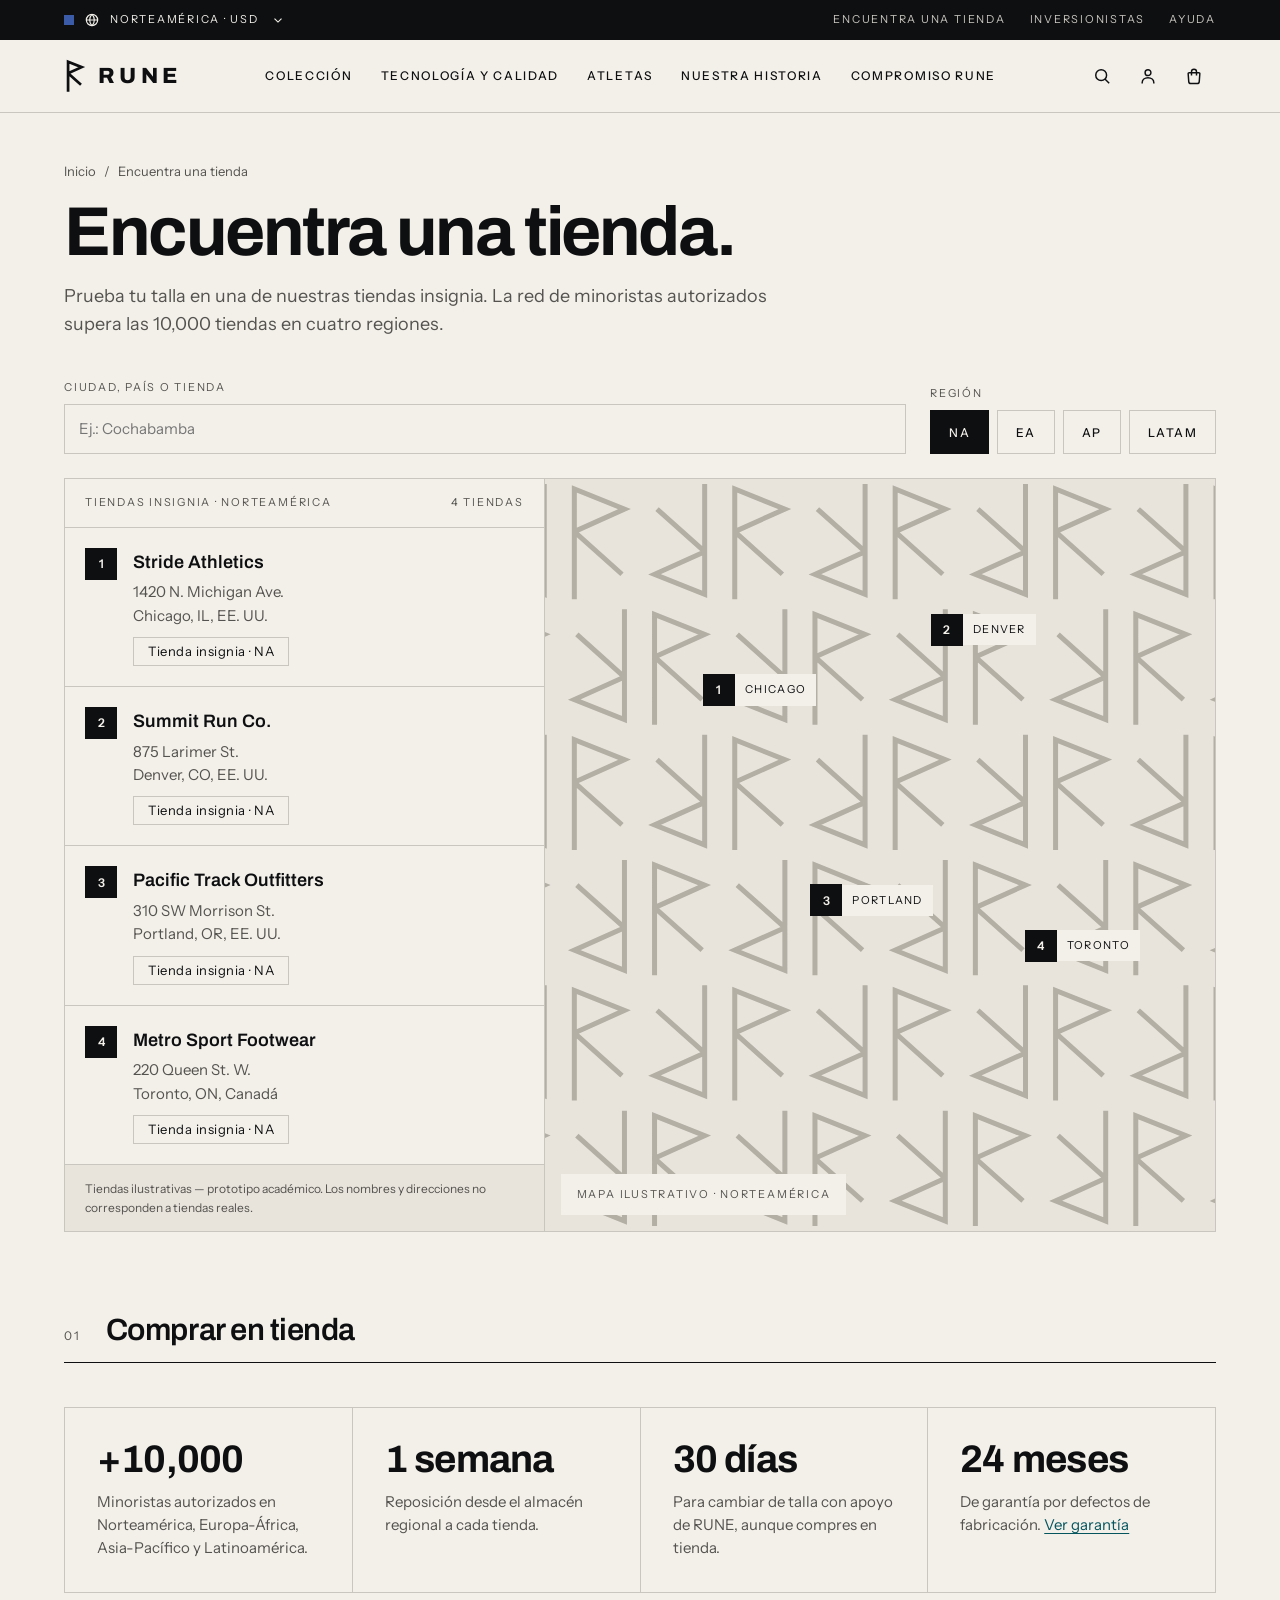
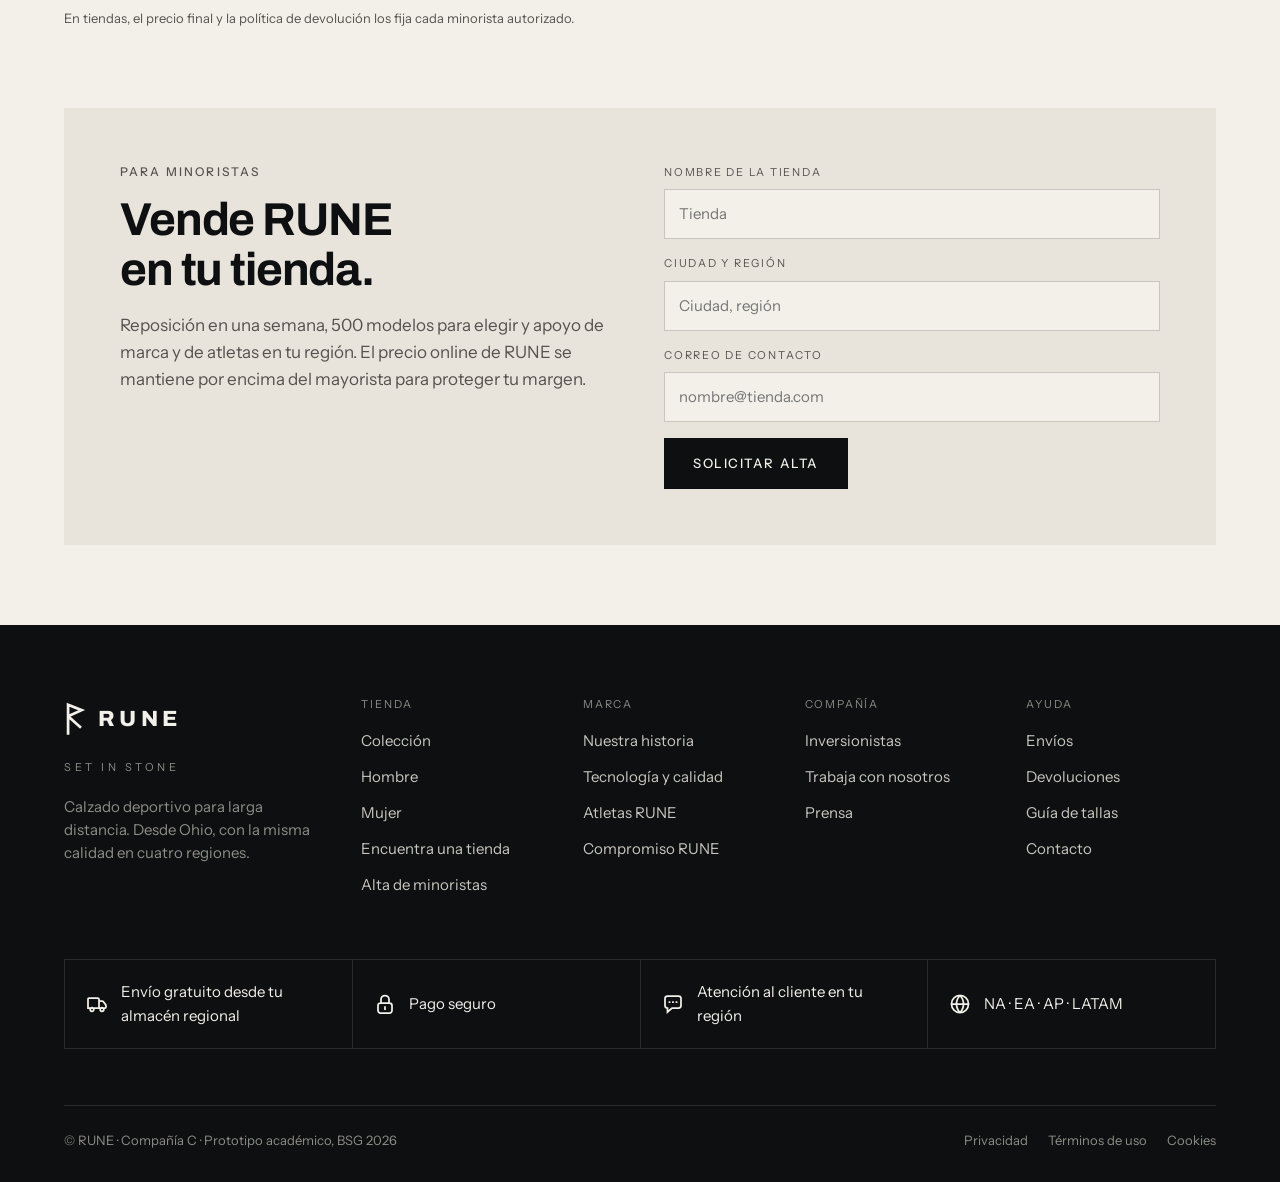
<file: tiendas.html>
<!doctype html>
<html lang="es">
<head>
<meta charset="utf-8">
<meta name="viewport" content="width=device-width, initial-scale=1">
<title>Encuentra una tienda · RUNE</title>
<link rel="icon" href="img/marca/favicon.svg" type="image/svg+xml">
<link rel="stylesheet" href="css/site.css">
<style>
.finder { display: grid; grid-template-columns: minmax(0, 1fr) minmax(0, 1.4fr); gap: 1px; background: var(--rune-ceniza); border: 1px solid var(--rune-ceniza); }
@media (max-width: 900px) { .finder { grid-template-columns: 1fr; } }
.list { background: var(--bg-page); display: flex; flex-direction: column; }
.list > .hd { padding: 16px 20px; border-bottom: 1px solid var(--rune-ceniza); display: flex; justify-content: space-between; gap: 12px; flex-wrap: wrap; }
.store { display: grid; grid-template-columns: 32px minmax(0, 1fr); gap: 4px 16px; padding: 20px; border-bottom: 1px solid var(--rune-ceniza); align-items: start; }
.store .n { width: 32px; height: 32px; background: var(--rune-basalto); color: var(--rune-hueso); font-size: 12px; font-weight: 600; display: flex; align-items: center; justify-content: center; grid-row: span 3; }
.store .nm { font-family: var(--font-display); font-weight: 600; font-size: 18px; }
.store .tg { justify-self: start; margin-top: 6px; }
.list .foot { margin-top: auto; padding: 14px 20px; font-size: 12px; color: var(--text-secondary); background: var(--surface-muted); }
.list .none { padding: 32px 20px; color: var(--text-secondary); }
.map { position: relative; overflow: hidden; background: var(--surface-muted); min-height: 480px; display: flex; align-items: flex-end; justify-content: flex-start; padding: 16px; }
.map .pattern { opacity: 1; }
.map .pin { position: absolute; display: flex; align-items: center; transform: translate(-16px, -16px); }
.map .pin b { width: 32px; height: 32px; background: var(--rune-basalto); color: var(--rune-hueso); font-size: 12px; font-weight: 600; display: flex; align-items: center; justify-content: center; }
.map .pin span { background: var(--bg-page); padding: 7px 10px; font-size: 11px; letter-spacing: .12em; text-transform: uppercase; white-space: nowrap; }
.map .note { position: relative; background: var(--bg-page); padding: 12px 16px; font-size: 11px; letter-spacing: .16em; text-transform: uppercase; color: var(--text-secondary); }
.fact .v { font-family: var(--font-display); font-weight: 700; font-size: clamp(30px, 3vw, 40px); letter-spacing: -0.02em; line-height: 1; }
</style>
</head>
<body>
<div data-site-header data-active="tiendas"></div>

<main id="contenido">
  <section class="wrap page-head">
    <nav class="crumbs" aria-label="Ruta"><a href="index.html">Inicio</a><span aria-hidden="true">/</span><span aria-current="page">Encuentra una tienda</span></nav>
    <h1 class="h1">Encuentra una tienda.</h1>
    <p class="lead muted" style="max-width:60ch">Prueba tu talla en una de nuestras tiendas insignia. La red de minoristas autorizados supera las 10,000 tiendas en cuatro regiones.</p>
  </section>

  <section class="wrap">
    <form class="row-between" style="align-items:flex-end;gap:16px 24px;padding-bottom:24px" onsubmit="return false" role="search">
      <label class="field" style="flex:1 1 320px"><span>Ciudad, país o tienda</span><input type="search" id="city" placeholder="Ej.: Cochabamba" autocomplete="address-level2"></label>
      <div class="field"><span>Región</span><div class="chips" role="group" aria-label="Región" id="regions"></div></div>
    </form>
    <div class="finder">
      <div class="list">
        <div class="hd"><span class="lbl-sm muted" id="list-title"></span><span class="lbl-sm muted" id="list-count" aria-live="polite"></span></div>
        <div id="stores"></div>
        <p class="foot">Tiendas ilustrativas — prototipo académico. Los nombres y direcciones no corresponden a tiendas reales.</p>
      </div>
      <div class="map" aria-hidden="true">
        <div data-pattern data-cols="16" data-rows="6" data-weight="4" data-color="var(--pattern-on-muted)"></div>
        <div id="pins"></div>
        <span class="note">Mapa ilustrativo · <span id="map-title"></span></span>
      </div>
    </div>
  </section>

  <section class="wrap section">
    <div class="sh"><span class="idx">01</span><h2>Comprar en tienda</h2></div>
    <div class="cells g-4">
      <div class="cell fact"><span class="v">+10,000</span><span class="small muted">Minoristas autorizados en Norteamérica, Europa-África, Asia-Pacífico y Latinoamérica.</span></div>
      <div class="cell fact"><span class="v">1 semana</span><span class="small muted">Reposición desde el almacén regional a cada tienda.</span></div>
      <div class="cell fact"><span class="v">30 días</span><span class="small muted">Para cambiar de talla con apoyo de RUNE, aunque compres en tienda.</span></div>
      <div class="cell fact"><span class="v">24 meses</span><span class="small muted">De garantía por defectos de fabricación. <a class="link" href="ayuda.html#garantia">Ver garantía</a></span></div>
    </div>
    <p class="caption" style="margin-top:16px">En tiendas, el precio final y la política de devolución los fija cada minorista autorizado.</p>
  </section>

  <section id="mayorista" class="wrap section section--last">
    <div class="band-muted" style="padding:clamp(32px,5vw,56px);display:grid;grid-template-columns:repeat(auto-fit,minmax(min(100%,380px),1fr));gap:48px;align-items:start">
      <div class="stack gap-16">
        <span class="lbl muted">Para minoristas</span>
        <h2 class="h2">Vende RUNE en tu tienda.</h2>
        <p class="muted">Reposición en una semana, 500 modelos para elegir y apoyo de marca y de atletas en tu región. El precio online de RUNE se mantiene por encima del mayorista para proteger tu margen.</p>
      </div>
      <form class="stack gap-16" id="wholesale" novalidate>
        <label class="field"><span>Nombre de la tienda</span><input name="tienda" type="text" placeholder="Tienda" required></label>
        <label class="field"><span>Ciudad y región</span><input name="ciudad" type="text" placeholder="Ciudad, región" required></label>
        <label class="field"><span>Correo de contacto</span><input name="correo" type="email" placeholder="nombre@tienda.com" required></label>
        <div><button class="btn btn--primary" type="submit">Solicitar alta</button></div>
        <div class="status" role="status" id="ok" hidden><span data-icon="check-circle" data-size="20"></span>Solicitud recibida. El equipo mayorista de tu región te contactará.</div>
      </form>
    </div>
  </section>
</main>

<div data-site-footer></div>
<script src="js/data.js"></script>
<script src="js/site.js"></script>
<script>
(function () {
  var R = window.RUNE, D = R.data;
  var el = document.getElementById('regions');
  var q = '';
  var pos = [[26, 28], [60, 20], [42, 56], [74, 62]];
  function norm(t) { return t.toLowerCase().normalize('NFD').replace(/[̀-ͯ]/g, ''); }
  function draw() {
    var cur = R.region();
    el.innerHTML = D.regions.map(function (r) { return '<button type="button" class="chip" data-k="' + r.key + '" aria-pressed="' + (!q && r.key === cur.key) + '" aria-label="' + r.name + '">' + r.code + '</button>'; }).join('');
    var list;
    if (q) {
      list = [];
      D.regions.forEach(function (r) { D.stores[r.key].forEach(function (s) { if (norm(s.name + ' ' + s.addr + ' ' + s.city + ' ' + r.name).indexOf(q) > -1) list.push({ s: s, r: r }); }); });
    } else {
      list = D.stores[cur.key].map(function (s) { return { s: s, r: cur }; });
    }
    document.getElementById('list-title').textContent = q ? 'Resultados de búsqueda' : 'Tiendas insignia · ' + cur.name;
    document.getElementById('list-count').textContent = list.length + (list.length === 1 ? ' tienda' : ' tiendas');
    document.getElementById('map-title').textContent = q ? 'Resultados' : cur.name;
    document.getElementById('stores').innerHTML = list.length ? list.map(function (x, i) {
      return '<div class="store"><span class="n">' + (i + 1) + '</span><span class="nm">' + R.esc(x.s.name) + '</span>' +
        '<span class="small muted">' + R.esc(x.s.addr) + '<br>' + R.esc(x.s.city) + '</span>' +
        '<span class="tag tag--outline tg">Tienda insignia · ' + x.r.code + '</span></div>';
    }).join('') : '<p class="none">No encontramos tiendas insignia con esa búsqueda. Prueba con otra ciudad o elige una región.</p>';
    document.getElementById('pins').innerHTML = list.slice(0, 4).map(function (x, i) {
      return '<span class="pin" style="left:' + pos[i][0] + '%;top:' + pos[i][1] + '%"><b>' + (i + 1) + '</b><span>' + R.esc(x.s.city.split(',')[0]) + '</span></span>';
    }).join('');
  }
  el.addEventListener('click', function (e) {
    var b = e.target.closest('[data-k]'); if (!b) return;
    q = ''; document.getElementById('city').value = '';
    R.setRegion(b.getAttribute('data-k')); draw();
  });
  document.getElementById('city').addEventListener('input', function (e) { q = norm(e.target.value.trim()); draw(); });
  document.addEventListener('rune:region', draw);
  draw();

  var f = document.getElementById('wholesale');
  f.addEventListener('submit', function (e) {
    e.preventDefault();
    var ok = true;
    f.querySelectorAll('input').forEach(function (i) {
      var lab = i.closest('.field'); var err = lab.querySelector('.err'); if (err) err.remove();
      lab.classList.remove('error');
      if (!i.checkValidity()) { ok = false; lab.classList.add('error'); lab.insertAdjacentHTML('beforeend', '<span class="err">' + (i.type === 'email' && i.value ? 'Revisa el formato del correo.' : 'Completa este campo.') + '</span>'); }
    });
    document.getElementById('ok').hidden = !ok;
  });
})();
</script>
</body>
</html>
</file>
<file: css/site.css>
/* RUNE · Sitio web
   Tokens del Design System (tokens.css) + patrones del manual:
   radio 0, sin sombras, celdas de 1px Ceniza, encabezados de sección sobre línea Basalto,
   un solo acento regional por pieza, Petróleo como color firma. */
@import url('tokens.css');

:root {
  /* Derivados de Petróleo usados en interfaz (contraste AA sobre Hueso) */
  --petroleo-ui: #066a75;
  --petroleo-link: #05555e;
  --petroleo-800: #043f46;
  --petroleo-100: #dceded;
  --petroleo-300: #a9d4d8;

  --gutter: clamp(16px, 5vw, 72px);
  --maxw: 1440px;
  --header-h: 112px;

  /* Acento regional activo (lo cambia site.js según la región elegida) */
  --acc: var(--rune-na);
  --acc-ink: var(--rune-na-ink);
  color-scheme: light;
}
[data-region="na"]    { --acc: var(--rune-na);    --acc-ink: var(--rune-na-ink); }
[data-region="emea"]  { --acc: var(--rune-emea);  --acc-ink: var(--rune-emea-ink); }
[data-region="apac"]  { --acc: var(--rune-apac);  --acc-ink: var(--rune-apac-ink); }
[data-region="latam"] { --acc: var(--rune-latam); --acc-ink: var(--rune-latam-ink); }
.acc-global { --acc: var(--rune-petroleo); --acc-ink: var(--rune-petroleo-ink); }
.acc-na     { --acc: var(--rune-na);       --acc-ink: var(--rune-na-ink); }
.acc-emea   { --acc: var(--rune-emea);     --acc-ink: var(--rune-emea-ink); }
.acc-apac   { --acc: var(--rune-apac);     --acc-ink: var(--rune-apac-ink); }
.acc-latam  { --acc: var(--rune-latam);    --acc-ink: var(--rune-latam-ink); }

/* ---------- Base ---------- */
*, *::before, *::after { box-sizing: border-box; }
html { -webkit-text-size-adjust: 100%; }
body {
  margin: 0;
  background: var(--bg-page);
  color: var(--text-primary);
  font-family: var(--font-body);
  font-size: var(--type-body);
  line-height: var(--lh-body);
  -webkit-font-smoothing: antialiased;
  overflow-x: hidden;
}
img { display: block; max-width: 100%; }
a { color: inherit; }
a, button { -webkit-tap-highlight-color: transparent; }
:focus-visible { outline: 1px solid var(--rune-petroleo); outline-offset: 2px; }
button { font: inherit; color: inherit; }
h1, h2, h3, h4, p { margin: 0; }
.sr-only { position: absolute; width: 1px; height: 1px; padding: 0; margin: -1px; overflow: hidden; clip: rect(0 0 0 0); white-space: nowrap; border: 0; }
.skip { position: absolute; left: 8px; top: -60px; z-index: 100; background: var(--rune-basalto); color: var(--rune-hueso); padding: 12px 16px; text-decoration: none; }
.skip:focus { top: 8px; }

.wrap { width: 100%; max-width: var(--maxw); margin: 0 auto; padding-inline: var(--gutter); }
.section { padding-top: var(--section-gap); }
.section--last { padding-bottom: var(--section-gap); }
.ico { display: inline-block; flex: none; vertical-align: middle; }
.sym { display: inline-block; flex: none; height: 1em; width: auto; }

/* ---------- Tipografía ---------- */
.lbl { font-size: var(--type-label); letter-spacing: var(--ls-label); text-transform: uppercase; font-weight: 500; line-height: 1.4; }
.lbl-sm { font-size: var(--type-label-sm); letter-spacing: var(--ls-label-sm); text-transform: uppercase; line-height: 1.4; }
.muted { color: var(--text-secondary); }
.on-dark .muted, .muted-inv { color: var(--text-inverse-muted); }
.display { font-family: var(--font-display); font-weight: 800; font-size: clamp(48px, 7vw, var(--type-display)); line-height: var(--lh-display); letter-spacing: var(--ls-display); text-wrap: balance; }
.h1 { font-family: var(--font-display); font-weight: 700; font-size: clamp(40px, 5.4vw, var(--type-h1)); line-height: 1; letter-spacing: var(--ls-h1); text-wrap: balance; }
.h2 { font-family: var(--font-display); font-weight: 700; font-size: clamp(32px, 3.6vw, var(--type-h2)); line-height: var(--lh-h2); letter-spacing: var(--ls-h2); text-wrap: balance; }
.h3 { font-family: var(--font-display); font-weight: 600; font-size: clamp(24px, 2.4vw, var(--type-h3)); line-height: var(--lh-h3); letter-spacing: var(--ls-h3); }
.h4 { font-family: var(--font-display); font-weight: 600; font-size: var(--type-h4); line-height: var(--lh-h4); letter-spacing: var(--ls-h4); }
.lead { font-size: var(--type-lead); line-height: var(--lh-lead); }
.small { font-size: var(--type-small); line-height: var(--lh-small); }
.caption { font-size: var(--type-caption); line-height: var(--lh-caption); color: var(--text-secondary); }
.measure { max-width: 56ch; }
.stack { display: flex; flex-direction: column; }
.gap-8 { gap: 8px; } .gap-12 { gap: 12px; } .gap-16 { gap: 16px; } .gap-24 { gap: 24px; } .gap-32 { gap: 32px; }

/* ---------- Botones ---------- */
.btn {
  display: inline-flex; align-items: center; justify-content: center; gap: 10px;
  min-height: 48px; padding: 14px 28px;
  font-family: var(--font-body); font-size: 13px; font-weight: 500; letter-spacing: 0.12em; text-transform: uppercase;
  text-decoration: none; border: 1px solid transparent; border-radius: 0; cursor: pointer;
  transition: filter var(--dur-fast) var(--ease-out), border-color var(--dur-fast) var(--ease-out), background-color var(--dur-fast) var(--ease-out);
}
.btn--sm { min-height: 44px; padding: 10px 20px; font-size: 12px; }
.btn--primary { background: var(--rune-basalto); color: var(--rune-hueso); }
.btn--accent { background: var(--petroleo-ui); color: var(--rune-hueso); }
.btn--inverse { background: var(--rune-hueso); color: var(--rune-basalto); }
.btn--secondary { background: transparent; color: var(--text-primary); border-color: var(--border-hairline); }
.btn--ghost-inv { background: transparent; color: var(--rune-hueso); border-color: var(--rune-liquen); }
.btn--primary:hover, .btn--accent:hover, .btn--inverse:hover { filter: brightness(1.15); }
.btn--inverse:hover { filter: brightness(0.96); }
.btn--secondary:hover { border-color: var(--border-strong); }
.btn--ghost-inv:hover { border-color: var(--rune-hueso); }
.btn[disabled] { opacity: .4; cursor: not-allowed; }
.btn .ico { transition: transform var(--dur-base) var(--ease-out); }
.btn:hover .ico--arrow { transform: translateX(3px); }
.btns { display: flex; flex-wrap: wrap; gap: 12px; }

.link { color: var(--petroleo-link); text-underline-offset: 3px; }
.link-arrow { display: inline-flex; align-items: center; gap: 8px; font-size: 12px; letter-spacing: .14em; text-transform: uppercase; font-weight: 500; text-decoration: none; min-height: 44px; }
.link-arrow:hover .ico { transform: translateX(3px); }
.link-arrow .ico { transition: transform var(--dur-base) var(--ease-out); }

/* ---------- Chips / filtros ---------- */
.chips { display: flex; flex-wrap: wrap; gap: 8px; }
.chip {
  min-height: 44px; padding: 10px 18px; border: 1px solid var(--border-hairline); background: transparent; color: var(--text-primary);
  font-size: 12px; letter-spacing: .12em; text-transform: uppercase; font-weight: 500; cursor: pointer; border-radius: 0;
  display: inline-flex; align-items: center; gap: 8px;
  transition: border-color var(--dur-fast) var(--ease-out), background-color var(--dur-fast) var(--ease-out);
}
.chip:hover { border-color: var(--border-strong); }
.chip[aria-pressed="true"] { background: var(--rune-basalto); border-color: var(--rune-basalto); color: var(--rune-hueso); }
.chip .n { font-size: 11px; color: var(--text-muted); letter-spacing: .04em; }
.chip[aria-pressed="true"] .n { color: var(--rune-liquen); }

/* ---------- Tag ---------- */
.tag { display: inline-flex; align-items: center; gap: 8px; font-size: 13px; letter-spacing: .04em; padding: 7px 14px; line-height: 1; background: var(--rune-basalto); color: var(--rune-hueso); }
.tag--acc { background: var(--acc); color: var(--acc-ink); }
.tag--outline { background: transparent; color: var(--text-primary); border: 1px solid var(--border-hairline); }
.badge { display: inline-block; font-size: 11px; letter-spacing: .16em; text-transform: uppercase; padding: 5px 8px; background: var(--rune-hueso); color: var(--rune-basalto); line-height: 1.2; }

/* ---------- Encabezado de sección ---------- */
.sh { display: flex; flex-wrap: wrap; align-items: baseline; gap: 8px 24px; border-bottom: 1px solid var(--border-strong); padding-bottom: 14px; margin-bottom: 44px; }
.sh .idx { font-size: 12px; letter-spacing: .2em; text-transform: uppercase; color: var(--text-secondary); }
.sh h2 { font-family: var(--font-display); font-weight: 600; font-size: clamp(24px, 2.4vw, 32px); letter-spacing: -0.015em; line-height: 1.15; }
.sh .aside { margin-left: auto; }
@media (max-width: 640px) { .sh .aside { margin-left: 0; width: 100%; } }
.on-dark .sh { border-color: var(--rune-hueso); }
.on-dark .sh .idx { color: var(--text-inverse-muted); }

/* ---------- Celdas 1px ---------- */
.cells { display: grid; gap: 1px; background: var(--rune-ceniza); border: 1px solid var(--rune-ceniza); }
.cells > * { background: var(--bg-page); min-width: 0; }
.cells--flush { border-left: 0; border-right: 0; border-top: 0; }
.on-dark .cells { background: var(--rune-grafito); border-color: var(--rune-grafito); }
.on-dark .cells > * { background: var(--rune-basalto); }
.g-2 { grid-template-columns: repeat(auto-fit, minmax(min(100%, 420px), 1fr)); }
.g-3 { grid-template-columns: repeat(auto-fit, minmax(min(100%, 300px), 1fr)); }
.g-4 { grid-template-columns: repeat(auto-fit, minmax(min(100%, 240px), 1fr)); }
.g-5 { grid-template-columns: repeat(auto-fit, minmax(min(100%, 200px), 1fr)); }
.cell { padding: 32px; display: flex; flex-direction: column; gap: 12px; }
.cell--sm { padding: 24px; }
.cell--muted { background: var(--surface-muted) !important; }
a.cell, a.hov { text-decoration: none; color: inherit; transition: box-shadow var(--dur-fast) var(--ease-out); }
a.cell:hover, a.hov:hover { box-shadow: inset 0 0 0 1px var(--border-strong); }
.cell .ico-box { color: var(--text-primary); }

/* Card (componente core/Card) */
.card { display: flex; flex-direction: column; gap: 12px; padding: 32px; }
.card .k { font-size: var(--type-label-sm); letter-spacing: var(--ls-label-sm); text-transform: uppercase; color: var(--text-muted); }
.card .t { font-family: var(--font-display); font-weight: 600; font-size: var(--type-h4); line-height: var(--lh-h4); letter-spacing: var(--ls-h4); }
.card .d { font-size: var(--type-small); line-height: var(--lh-small); color: var(--text-secondary); }

/* ---------- Cabecera ---------- */
.site-header { position: sticky; top: 0; z-index: 50; background: var(--bg-page); border-bottom: 1px solid var(--border-hairline); }
.topbar { background: var(--surface-inverse); color: var(--text-inverse); font-size: 11px; letter-spacing: .16em; text-transform: uppercase; }
.topbar .wrap { display: flex; flex-wrap: wrap; justify-content: space-between; align-items: center; gap: 4px 24px; min-height: 40px; }
.topbar a { text-decoration: none; display: inline-flex; align-items: center; min-height: 40px; color: var(--rune-ceniza); }
.topbar a:hover { color: var(--rune-hueso); }
.topbar nav { display: flex; flex-wrap: wrap; gap: 0 24px; }
.region-pick { display: inline-flex; align-items: center; gap: 10px; }
.region-pick .sq { width: 10px; height: 10px; background: var(--acc); flex: none; }
.region-pick select {
  appearance: none; -webkit-appearance: none; background: transparent; color: var(--rune-hueso); border: 0; border-radius: 0;
  font: inherit; letter-spacing: inherit; text-transform: inherit; min-height: 40px; padding: 0 22px 0 0; cursor: pointer;
  background-image: url("data:image/svg+xml,%3Csvg xmlns='http://www.w3.org/2000/svg' viewBox='0 0 24 24' fill='none' stroke='%23F3F0EA' stroke-width='2'%3E%3Cpath d='M6 9.5L12 15.5L18 9.5'/%3E%3C/svg%3E");
  background-repeat: no-repeat; background-position: right center; background-size: 14px;
}
.region-pick select option { color: var(--rune-basalto); background: var(--rune-hueso); }
.mainbar .wrap { display: flex; align-items: center; justify-content: space-between; gap: 12px 32px; min-height: 72px; }
.brand { display: inline-flex; align-items: center; gap: 12px; text-decoration: none; min-height: 44px; color: var(--rune-basalto); }
.brand .sym { height: 34px; }
.brand .wm { font-family: var(--font-display); font-weight: 800; font-size: 22px; letter-spacing: .2em; line-height: 1; }
.mainnav { display: flex; gap: 0 28px; flex: 1; justify-content: center; }
.mainnav a {
  text-decoration: none; font-size: 12px; letter-spacing: .14em; text-transform: uppercase; font-weight: 500;
  display: inline-flex; align-items: center; min-height: 72px; border-bottom: 2px solid transparent; margin-bottom: -1px;
  transition: border-color var(--dur-fast) var(--ease-out);
}
.mainnav a:hover { border-bottom-color: var(--rune-ceniza); }
.mainnav a[aria-current="page"] { border-bottom-color: var(--rune-petroleo); }
.tools { display: flex; gap: 2px; align-items: center; }
.icon-btn { position: relative; width: 44px; height: 44px; display: inline-flex; align-items: center; justify-content: center; text-decoration: none; background: transparent; border: 0; cursor: pointer; color: var(--rune-basalto); }
.icon-btn:hover { background: var(--surface-muted); }
.icon-btn .count { position: absolute; top: 4px; right: 2px; min-width: 18px; height: 18px; padding: 0 4px; background: var(--rune-petroleo); color: var(--rune-hueso); font-size: 11px; font-weight: 600; line-height: 18px; text-align: center; }
.icon-btn .count:empty { display: none; }
.menu-btn { display: none; }
.mobile-nav { display: none; border-top: 1px solid var(--border-hairline); }
.mobile-nav a { display: flex; align-items: center; justify-content: space-between; min-height: 56px; text-decoration: none; border-bottom: 1px solid var(--border-hairline); font-family: var(--font-display); font-weight: 600; font-size: 20px; }
.mobile-nav a[aria-current="page"] { color: var(--petroleo-ui); }
@media (max-width: 1100px) {
  .mainnav { display: none; }
  .menu-btn { display: inline-flex; }
  .site-header.open .mobile-nav { display: block; }
}
@media (max-width: 640px) {
  .topbar nav { display: none; }
  .brand .wm { font-size: 18px; }
  .brand .sym { height: 28px; }
}

/* Mini-bolsa */
.bag-panel { position: absolute; right: var(--gutter); top: 100%; width: min(380px, calc(100vw - 32px)); background: var(--bg-page); border: 1px solid var(--border-strong); display: none; z-index: 60; }
.bag-panel.open { display: block; }
.bag-panel header { display: flex; justify-content: space-between; align-items: center; padding: 16px 20px; border-bottom: 1px solid var(--border-hairline); }
.bag-panel ul { list-style: none; margin: 0; padding: 0; max-height: 50vh; overflow: auto; }
.bag-panel li { display: grid; grid-template-columns: 88px 1fr auto; gap: 14px; align-items: center; padding: 12px 20px; border-bottom: 1px solid var(--border-hairline); }
.bag-panel .thumb { aspect-ratio: 688 / 384; }
.bag-panel footer { padding: 16px 20px 20px; display: flex; flex-direction: column; gap: 12px; }
.bag-panel .row { display: flex; justify-content: space-between; font-size: 15px; }
.bag-panel .empty { padding: 24px 20px; color: var(--text-secondary); font-size: 15px; }
.rm { background: none; border: 0; cursor: pointer; width: 44px; height: 44px; display: inline-flex; align-items: center; justify-content: center; color: var(--text-secondary); }
.rm:hover { color: var(--text-primary); }

/* ---------- Pie ---------- */
.site-footer { background: var(--surface-inverse); color: var(--text-inverse); margin-top: auto; }
.site-footer .wrap { padding-top: 72px; padding-bottom: 32px; display: flex; flex-direction: column; gap: 56px; }
.f-top { display: grid; grid-template-columns: minmax(240px, 1.4fr) repeat(4, minmax(140px, 1fr)); gap: 40px 32px; }
@media (max-width: 1000px) { .f-top { grid-template-columns: repeat(2, minmax(0, 1fr)); } .f-top .f-brand { grid-column: 1 / -1; } }
.f-brand { display: flex; flex-direction: column; gap: 18px; }
.f-brand .brand { color: var(--rune-hueso); }
.f-brand .ts { font-size: 11px; letter-spacing: .32em; text-transform: uppercase; color: var(--rune-liquen); }
.f-col { display: flex; flex-direction: column; }
.f-col .lbl-sm { color: var(--text-inverse-muted); margin-bottom: 10px; }
.f-col a { text-decoration: none; color: var(--rune-ceniza); font-size: 15px; min-height: 36px; display: inline-flex; align-items: center; }
.f-col a:hover { color: var(--rune-hueso); }
.f-perks { display: grid; grid-template-columns: repeat(auto-fit, minmax(min(100%, 220px), 1fr)); gap: 1px; background: var(--rune-grafito); border: 1px solid var(--rune-grafito); }
.f-perks > div { background: var(--rune-basalto); padding: 20px; display: flex; gap: 12px; align-items: center; font-size: 15px; }
.f-legal { display: flex; flex-wrap: wrap; justify-content: space-between; gap: 12px 24px; border-top: 1px solid var(--rune-grafito); padding-top: 24px; font-size: 13px; color: var(--text-inverse-muted); }
.f-legal a { text-decoration: none; }
.f-legal a:hover { color: var(--rune-hueso); }
.f-legal nav { display: flex; flex-wrap: wrap; gap: 20px; }

/* ---------- Patrón de runas ---------- */
.pattern { position: absolute; inset: 0; pointer-events: none; }
.pattern svg { width: 100%; height: 100%; display: block; }

/* ---------- Línea de recorrido (graphics/RouteLine) ---------- */
.route { background: var(--acc); color: var(--acc-ink); padding: 28px; display: flex; flex-direction: column; justify-content: space-between; gap: 24px; min-height: 240px; }
.route .marks { display: flex; justify-content: space-between; gap: 16px; font-size: var(--type-label-sm); letter-spacing: var(--ls-label); text-transform: uppercase; }
.route .rl { display: flex; align-items: center; gap: 8px; }
.route .rl i { flex: 1; height: var(--route-line-weight); background: currentColor; }
.route .rl .sym { height: 26px; }
.route .hl { font-family: var(--font-display); font-weight: 700; font-size: clamp(30px, 3.4vw, 44px); line-height: 1; letter-spacing: -0.025em; }
.route--slim { min-height: 0; padding: 20px 24px; gap: 14px; }
.route--slim .hl { font-size: 24px; }

/* ---------- Bloque de lema (layout/TaglineBlock) ---------- */
.tagline { position: relative; overflow: hidden; background: var(--surface-inverse); color: var(--text-inverse); padding: clamp(40px, 5vw, 64px); display: flex; align-items: center; justify-content: space-between; gap: 40px; }
.tagline .t { font-family: var(--font-display); font-weight: 700; font-size: clamp(40px, 5vw, 64px); letter-spacing: -0.03em; line-height: 1; }
.tagline .sym { height: clamp(80px, 9vw, 120px); color: var(--acc); position: relative; }
.tagline > div { position: relative; }

/* ---------- Escenario de producto ---------- */
.stage { position: relative; overflow: hidden; background: var(--surface-muted); aspect-ratio: 688 / 384; }
.stage img { width: 100%; height: 100%; object-fit: cover; mix-blend-mode: multiply; transform: scale(1.08); transition: transform var(--dur-base) var(--ease-out); }
.stage--tall { aspect-ratio: 4 / 3; }
.stage--tall img { object-fit: contain; transform: scale(1.02); padding: 0 4%; }
.stage .badge { position: absolute; left: 12px; top: 12px; z-index: 1; }

/* Tarjeta de producto */
.pcard { display: flex; flex-direction: column; text-decoration: none; color: inherit; transition: box-shadow var(--dur-fast) var(--ease-out); }
.pcard:hover { box-shadow: inset 0 0 0 1px var(--border-strong); }
.pcard:hover .stage img { transform: scale(1.13); }
.pcard .body { padding: 18px 22px 24px; display: flex; flex-direction: column; gap: 6px; flex: 1; }
.pcard .meta { font-size: 11px; letter-spacing: .16em; text-transform: uppercase; color: var(--text-secondary); }
.pcard .name { font-family: var(--font-display); font-weight: 600; font-size: 20px; letter-spacing: -0.01em; line-height: 1.2; }
.pcard .spec { font-size: 15px; line-height: 1.5; color: var(--text-secondary); }
.pcard .foot { display: flex; justify-content: space-between; align-items: baseline; margin-top: auto; padding-top: 10px; }
.pcard .price { font-size: 15px; font-weight: 600; }

/* ---------- Fotografía de atletas ---------- */
.photo { position: relative; overflow: hidden; background: var(--rune-niebla); }
.photo img { width: 100%; height: 100%; object-fit: cover; transition: transform var(--dur-base) var(--ease-out), filter var(--dur-base) var(--ease-out); }
.bw { filter: grayscale(1) contrast(1.06); }
.photo .name { position: absolute; left: 0; bottom: 0; background: var(--rune-hueso); color: var(--rune-basalto); padding: 8px 12px; font-size: 11px; letter-spacing: .18em; text-transform: uppercase; }
a.photo-link:hover .photo img.bw { filter: grayscale(0) contrast(1); }

/* ---------- Héroe ---------- */
.hero { background: var(--surface-inverse); color: var(--text-inverse); position: relative; overflow: hidden; }
.hero .pattern { opacity: .06; }
.hero-grid { position: relative; display: grid; grid-template-columns: minmax(0, 1.05fr) minmax(0, 1fr); min-height: min(720px, calc(100vh - var(--header-h))); }
.hero-copy { padding: 88px var(--gutter) 72px; padding-right: 48px; display: flex; flex-direction: column; justify-content: center; gap: 28px; max-width: 760px; margin-left: auto; width: 100%; }
.hero-media { position: relative; min-height: 420px; }
.hero-media img { position: absolute; inset: 0; width: 100%; height: 100%; object-fit: cover; }
.hero-media .route { position: absolute; left: 0; right: 0; bottom: 0; min-height: 0; padding: 20px 28px; gap: 12px; }
.hero-media .route .hl { font-size: 22px; }
@media (max-width: 900px) {
  .hero-grid { grid-template-columns: 1fr; }
  .hero-copy { padding: 64px var(--gutter) 48px; max-width: none; }
  .hero-media { min-height: 0; aspect-ratio: 4 / 5; }
}

/* Encabezado de página interior */
.page-head { padding-top: 48px; padding-bottom: 40px; display: flex; flex-direction: column; gap: 16px; }
.crumbs { font-size: 13px; color: var(--text-secondary); display: flex; flex-wrap: wrap; gap: 8px; }
.crumbs a { text-decoration: none; }
.crumbs a:hover { color: var(--text-primary); text-decoration: underline; text-underline-offset: 3px; }
.band-dark { background: var(--surface-inverse); color: var(--text-inverse); position: relative; overflow: hidden; }
.band-petroleo { background: var(--petroleo-800); color: var(--rune-hueso); position: relative; overflow: hidden; }
.band-muted { background: var(--surface-muted); }
.band-pad { padding-top: 96px; padding-bottom: 96px; }
.band-dark .pattern, .band-petroleo .pattern { opacity: .07; }

/* ---------- Formularios (forms/Input) ---------- */
.field { display: flex; flex-direction: column; gap: 8px; }
.field > span { font-size: var(--type-label-sm); letter-spacing: var(--ls-label-sm); text-transform: uppercase; color: var(--text-secondary); }
.field input, .field textarea, .field select {
  font: inherit; font-size: 15px; padding: 12px 14px; min-height: 48px; background: var(--surface-card); color: var(--text-primary);
  border: 1px solid var(--border-hairline); border-radius: 0; outline: none; transition: border-color var(--dur-fast) var(--ease-out);
}
.field textarea { min-height: 120px; resize: vertical; }
.field input:hover, .field textarea:hover, .field select:hover { border-color: var(--rune-liquen); }
.field input:focus, .field textarea:focus, .field select:focus { border-color: var(--rune-petroleo); }
.field .hint { font-size: 12px; color: var(--text-muted); }
.field.error input { border-color: var(--text-danger); }
.field .err { font-size: 12px; color: var(--text-danger); }
.status { background: var(--petroleo-100); padding: 14px 16px; font-size: 15px; display: flex; gap: 10px; align-items: center; }
.status[hidden] { display: none; }

/* Tablas */
.table-box { overflow-x: auto; border: 1px solid var(--rune-ceniza); }
table.t { border-collapse: collapse; width: 100%; font-size: 15px; }
table.t th, table.t td { padding: 16px 20px; text-align: left; border-bottom: 1px solid var(--rune-ceniza); white-space: nowrap; }
table.t thead th { font-size: 11px; letter-spacing: .16em; text-transform: uppercase; color: var(--text-secondary); font-weight: 500; background: var(--surface-muted); }
table.t tbody th { font-weight: 600; }
table.t tr:last-child > * { border-bottom: 0; }

/* Utilidades de rejilla */
.split { display: grid; grid-template-columns: repeat(auto-fit, minmax(min(100%, 420px), 1fr)); gap: 48px; align-items: center; }
.row-between { display: flex; flex-wrap: wrap; justify-content: space-between; align-items: center; gap: 16px; }

/* Movimiento reducido */
@media (prefers-reduced-motion: reduce) {
  *, *::before, *::after { transition: none !important; animation: none !important; }
}
</file>
